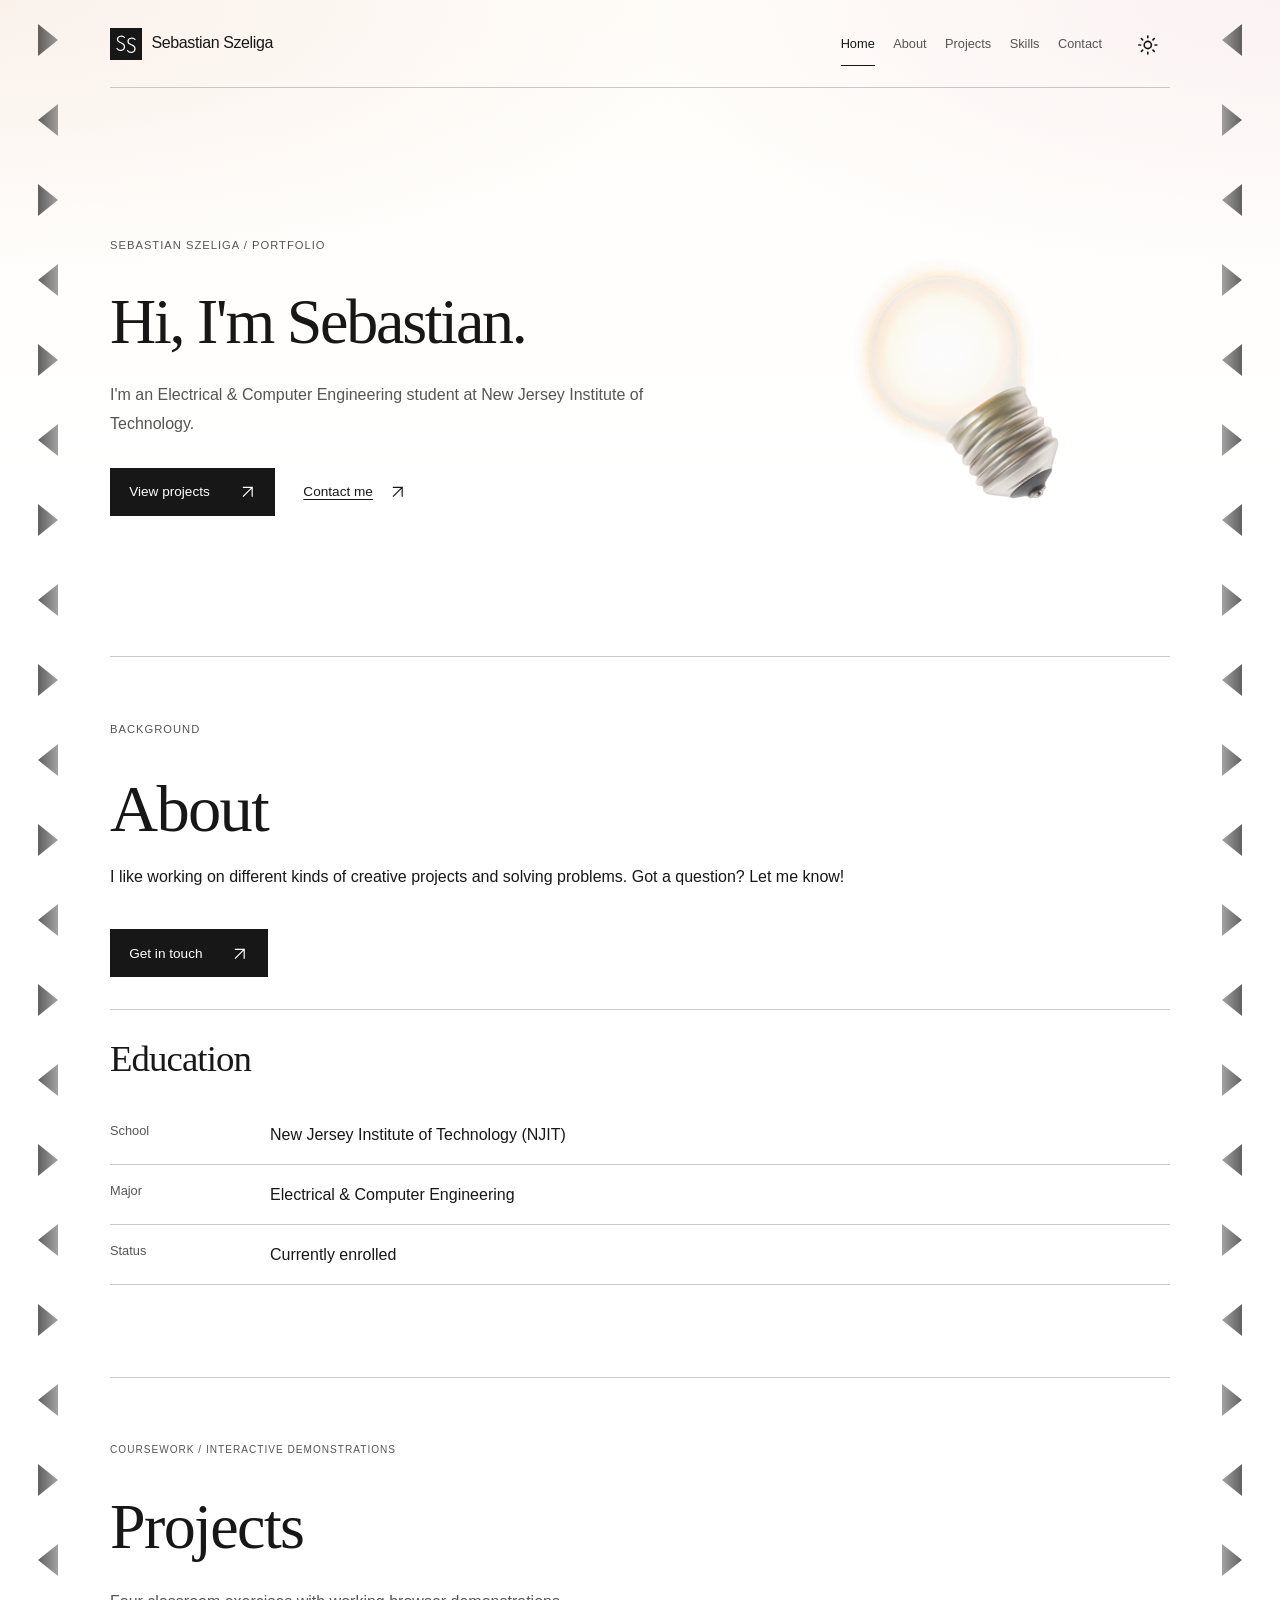
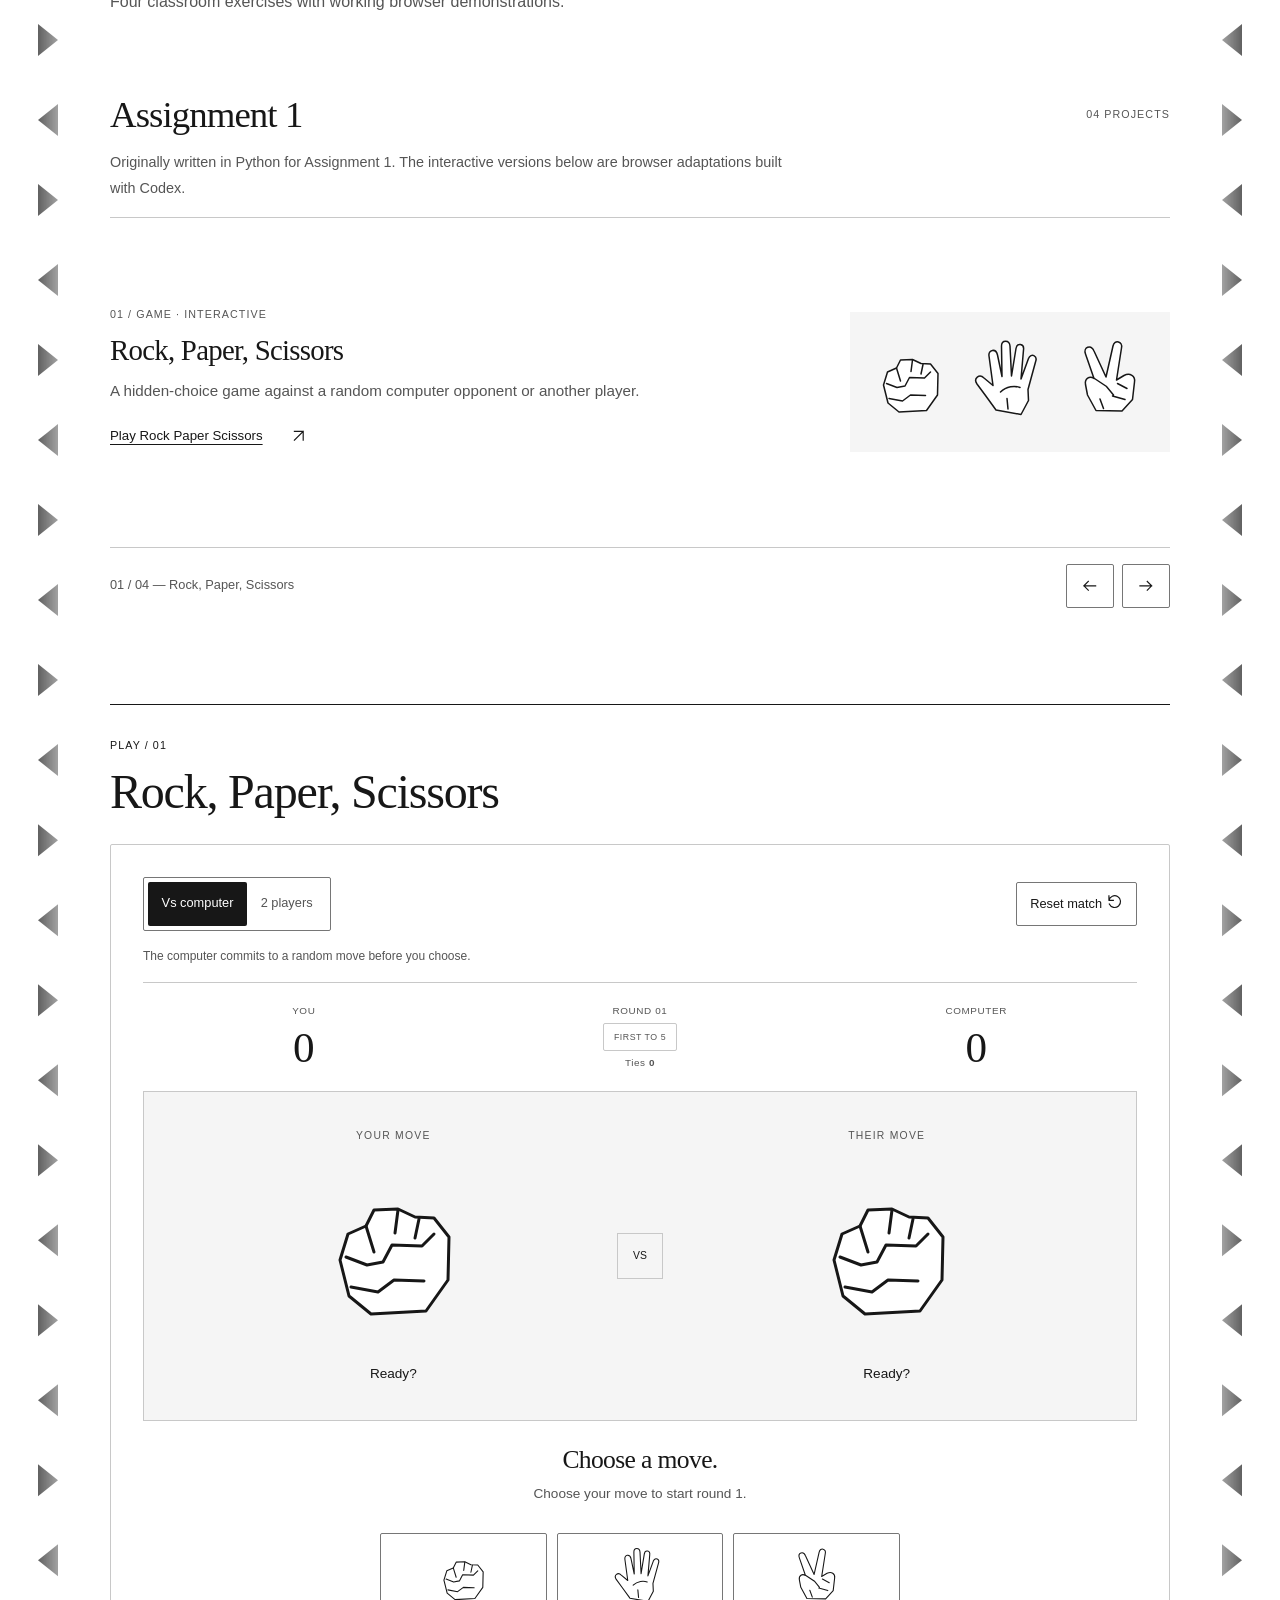
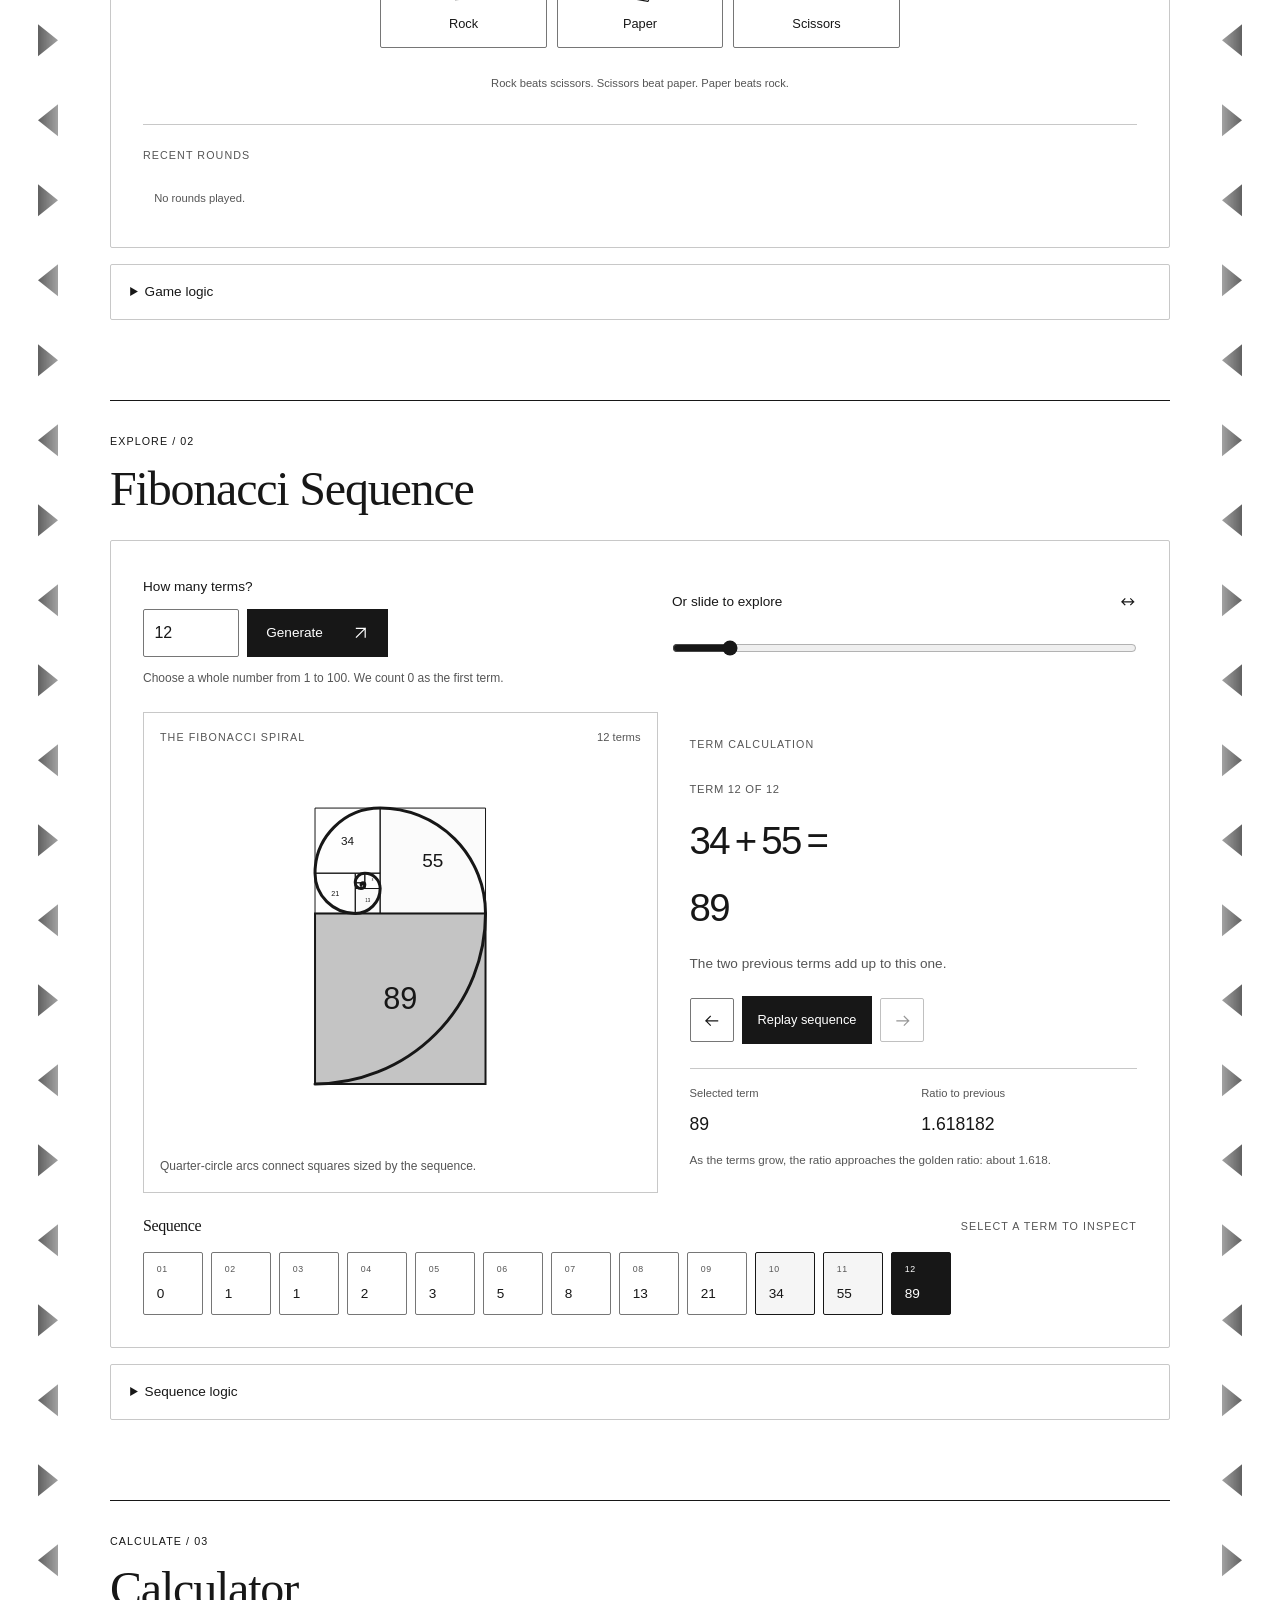
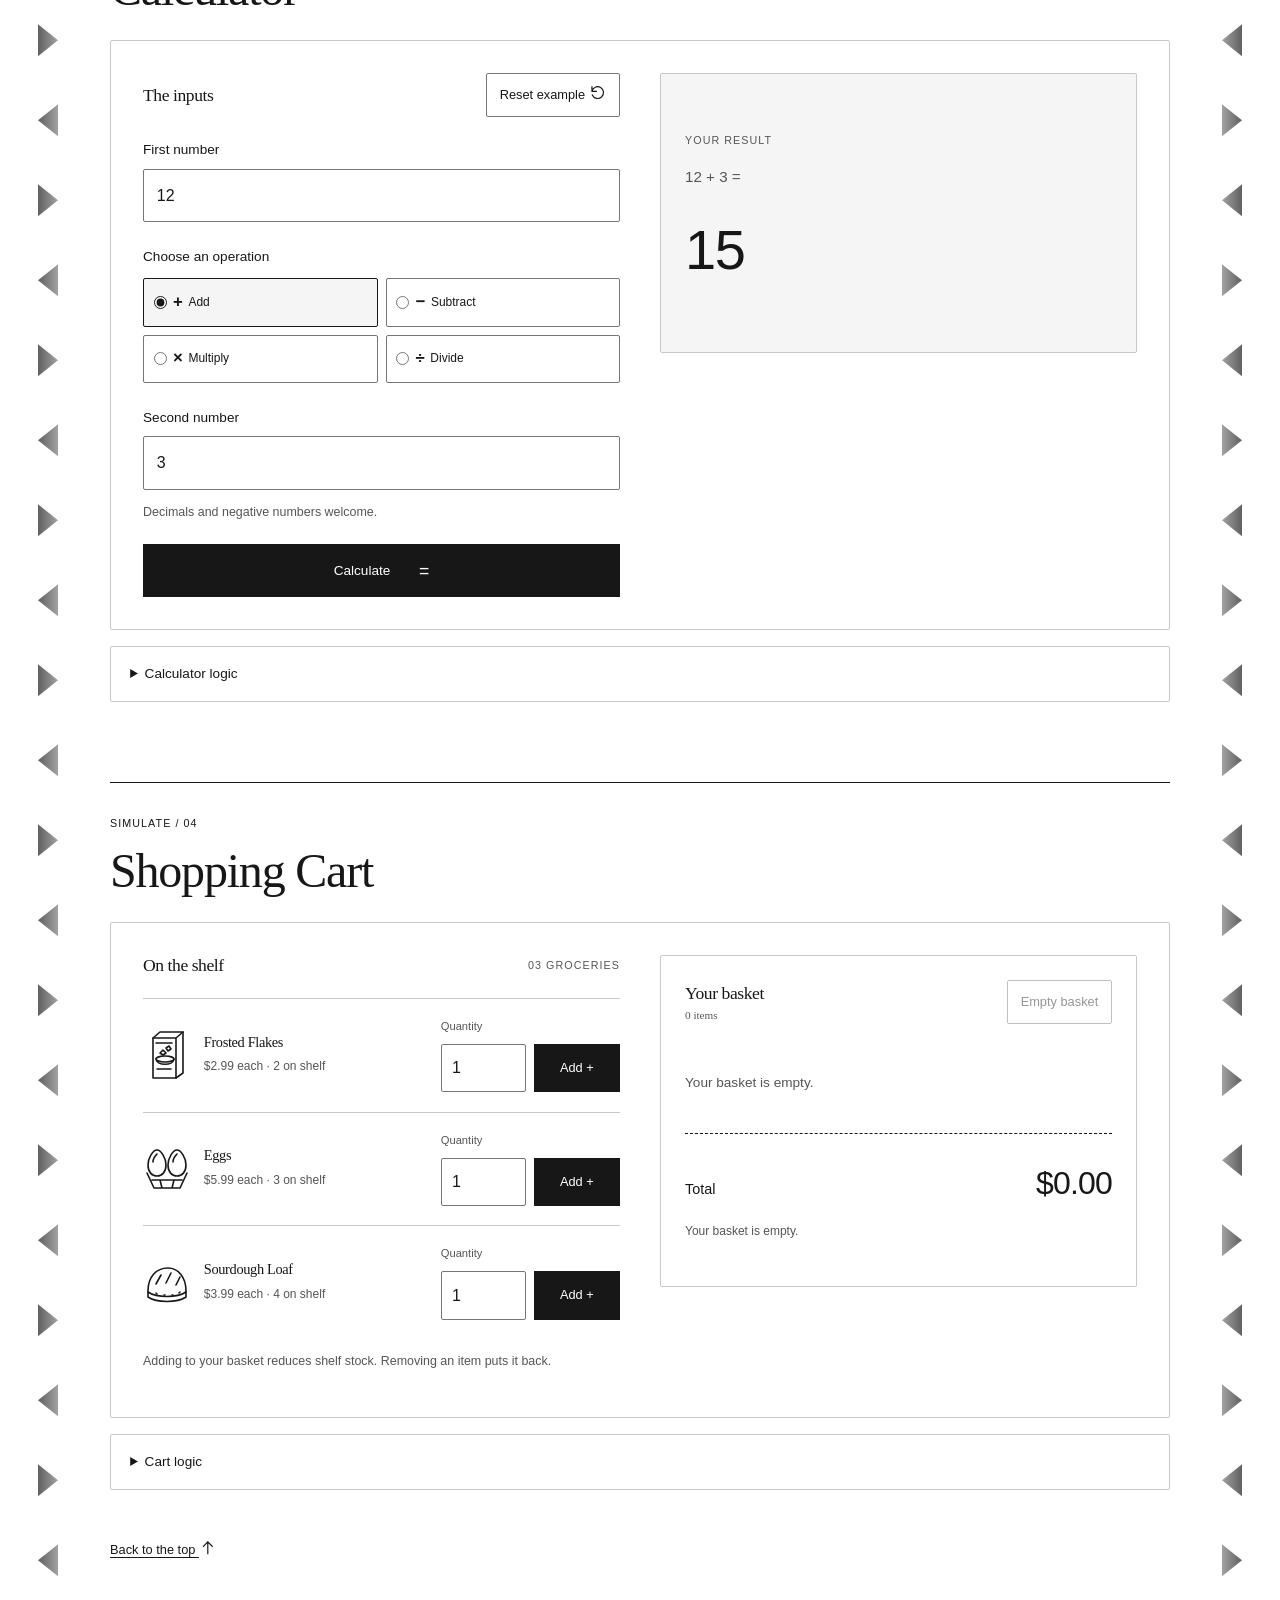
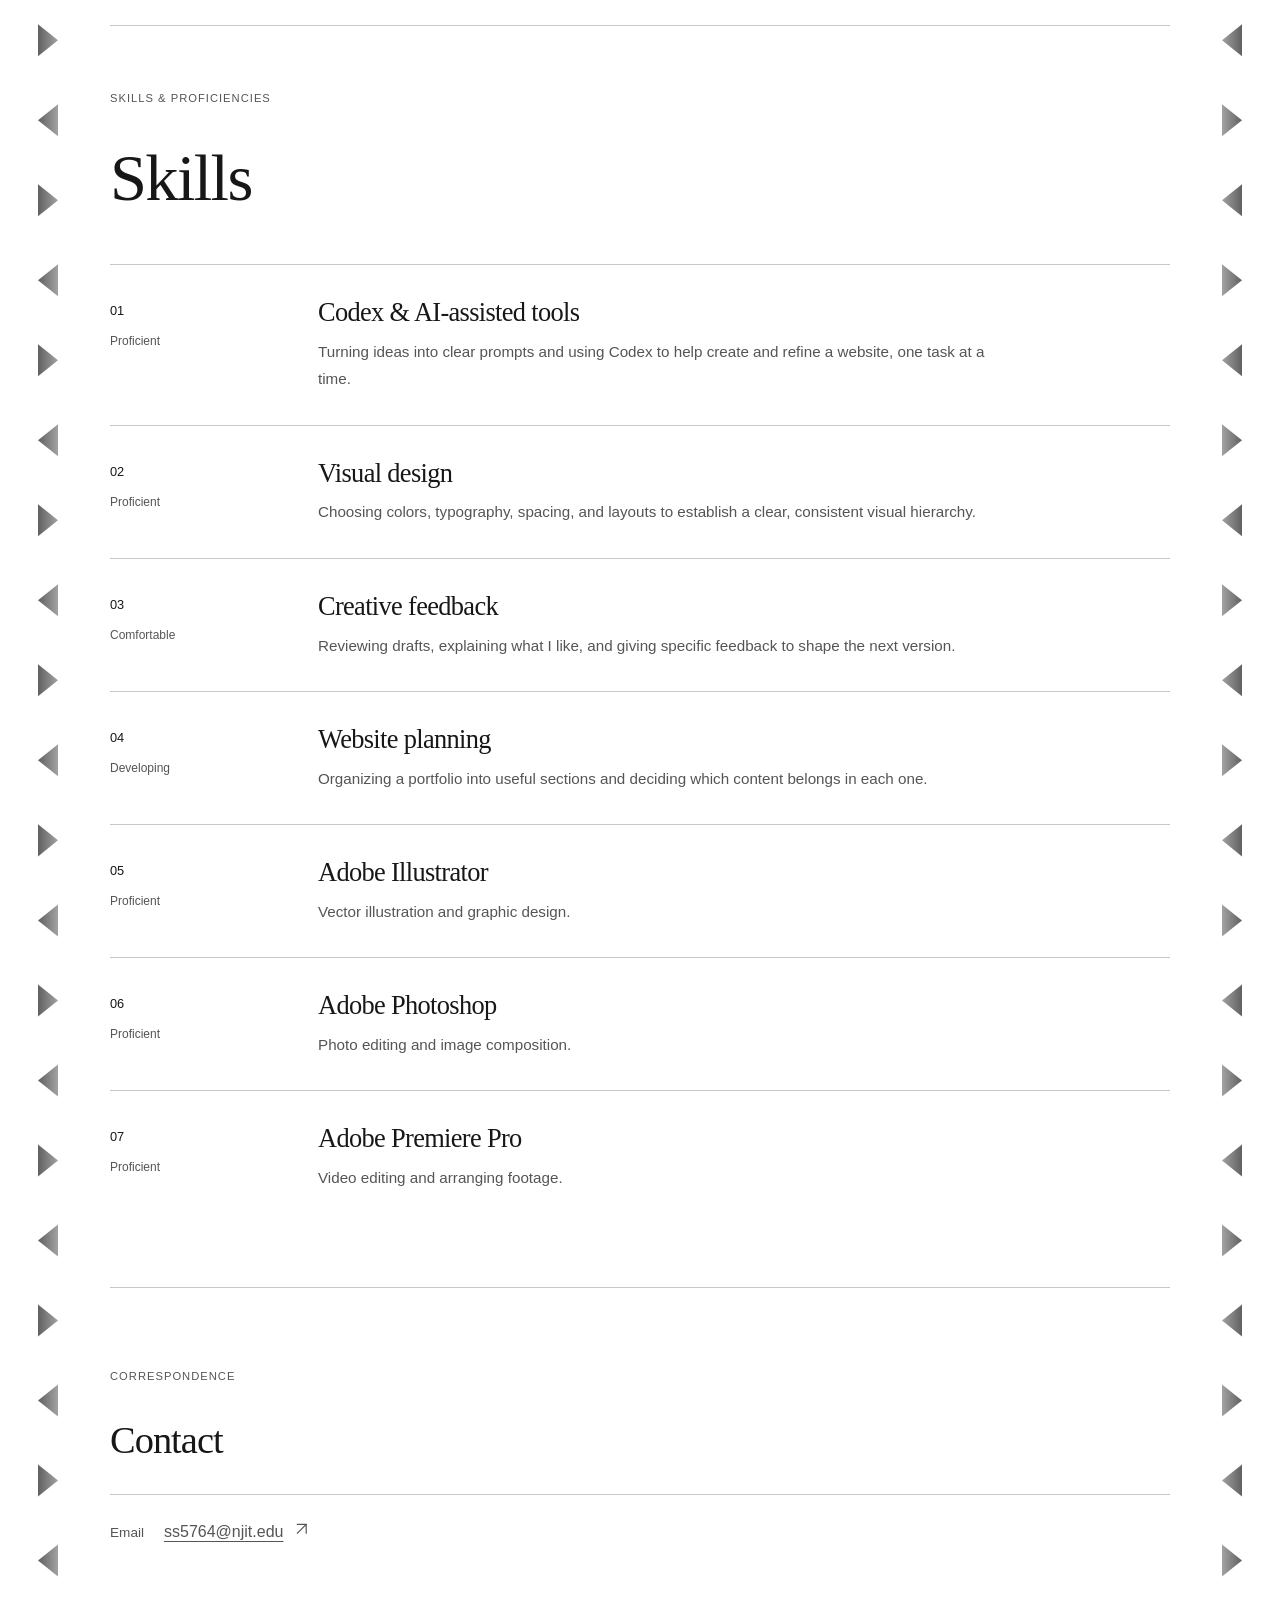
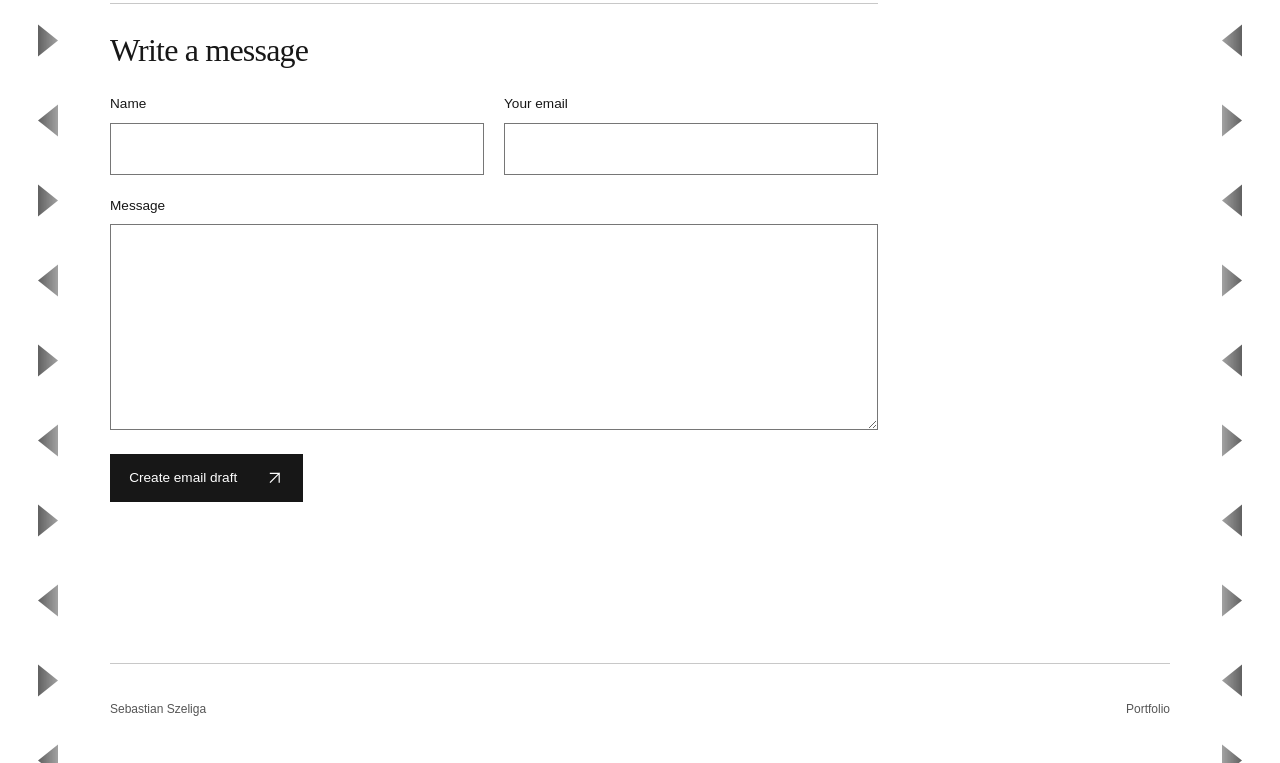
<file: index.html>
<!doctype html>
<html lang="en">
  <head>
    <meta charset="utf-8">
    <meta name="viewport" content="width=device-width, initial-scale=1">
    <meta name="description" content="Meet Sebastian Szeliga, an Electrical &amp; Computer Engineering student enrolled at NJIT. Welcome to my personal portfolio.">
    <meta name="theme-color" content="#ffffff">
    <link rel="icon" href="images/monogram.svg?v=5215a69064c3" type="image/svg+xml">
    <title>Sebastian Szeliga | Electrical &amp; Computer Engineering Student</title>
    <script src="js/theme.js?v=cae71dd46cd4"></script>
    <link rel="stylesheet" href="css/styles.css?v=afd194e6b43c">
    <script src="js/main.js?v=7a2395f9955a" defer></script>
  </head>
  <body id="top">

    <header class="site-header page-width">
      <a class="brand" href="#top" aria-label="Sebastian Szeliga, Home">
        <img class="brand-monogram" src="images/monogram.svg?v=5215a69064c3" alt="" width="32" height="32">
        <span>Sebastian Szeliga</span>
      </a>

      <nav id="site-navigation" class="site-navigation" aria-label="Main navigation">
        <a class="nav-link nav-page-link" href="#home" aria-current="location">Home</a>
        <a class="nav-link nav-page-link" href="#about">About</a>
        <a class="nav-link nav-page-link" href="#projects">Projects</a>
        <a class="nav-link nav-page-link" href="#skills">Skills</a>
        <a class="nav-link nav-page-link" href="#contact">Contact</a>
      </nav>

      <button class="theme-toggle" type="button" aria-label="Dark mode" aria-pressed="false" title="Switch to dark mode" hidden>
        <svg viewBox="0 0 24 24" width="24" height="24" aria-hidden="true" focusable="false">
          <g class="theme-sun">
            <circle cx="12" cy="12" r="4"/>
            <path d="M12 2v2M12 20v2M2 12h2M20 12h2M4.9 4.9l1.4 1.4M17.7 17.7l1.4 1.4M4.9 19.1l1.4-1.4M17.7 6.3l1.4-1.4"/>
          </g>
          <path class="theme-moon" d="M20.8 13A9 9 0 0 1 11 3.2 9 9 0 1 0 20.8 13Z"/>
        </svg>
      </button>
    </header>

    <main id="main" class="page-enter" tabindex="-1">
      <section id="home" data-nav-section class="hero page-width" aria-labelledby="intro-heading" tabindex="-1">
        <div class="hero-copy">
          <p class="eyebrow">Sebastian Szeliga / Portfolio</p>
          <h1 id="intro-heading">Hi, I'm Sebastian.</h1>
          <p class="hero-description">I'm an Electrical &amp; Computer Engineering student at New Jersey Institute of Technology.</p>
          <div class="hero-actions"><a class="button" href="#projects">View projects <svg class="ui-icon" viewBox="0 0 24 24" width="18" height="18" aria-hidden="true" focusable="false"><path d="M6 18 18 6M6 6h12v12"/></svg></a><a class="text-link" href="#contact">Contact me <svg class="ui-icon" viewBox="0 0 24 24" width="18" height="18" aria-hidden="true" focusable="false"><path d="M6 18 18 6M6 6h12v12"/></svg></a></div>
        </div>
        <div class="hero-bulb">
          <img class="home-lightbulb" src="images/home-lightbulb.png?v=96ed87d745ab" alt="Glowing light bulb with a metallic screw base" width="594" height="768" decoding="async">
        </div>
      </section>

      <section id="about" data-nav-section class="portfolio-section about-layout page-width" aria-labelledby="about-heading" tabindex="-1">
        <div class="page-intro" aria-labelledby="about-heading">
          <p class="eyebrow">Background</p>
          <h2 class="section-title" id="about-heading">About</h2>
          <p>I like working on different kinds of creative projects and solving problems. Got a question? Let me know!</p>
          <a class="button" href="#contact">Get in touch <svg class="ui-icon" viewBox="0 0 24 24" width="18" height="18" aria-hidden="true" focusable="false"><path d="M6 18 18 6M6 6h12v12"/></svg></a>
        </div>
        <section id="education" class="education-card" aria-labelledby="education-heading" tabindex="-1">
          <h3 id="education-heading">Education</h3>
          <dl class="education-details">
            <div><dt>School</dt><dd>New Jersey Institute of Technology (NJIT)</dd></div>
            <div><dt>Major</dt><dd>Electrical &amp; Computer Engineering</dd></div>
            <div><dt>Status</dt><dd>Currently enrolled</dd></div>
          </dl>
        </section>
      </section>

      <section id="projects" data-nav-section class="portfolio-section projects-page page-width" aria-labelledby="projects-heading" tabindex="-1">
        <div class="page-intro projects-intro" aria-labelledby="projects-heading">
          <div>
            <p class="eyebrow">Coursework / Interactive demonstrations</p>
            <h2 class="section-title" id="projects-heading">Projects</h2>
            <p class="hero-description">Four classroom exercises with working browser demonstrations.</p>
          </div>
        </div>

        <section class="project-collection project-carousel" aria-labelledby="collection-heading" aria-roledescription="carousel">
          <div class="collection-heading"><h3 id="collection-heading">Assignment 1</h3><span class="small-label">04 PROJECTS</span></div>
          <p class="collection-description">Originally written in Python for Assignment 1. The interactive versions below are browser adaptations built with Codex.</p>
          <div class="project-grid" id="project-slides">
            <article class="project-card">
              <div class="project-thumbnail rps-thumbnail" aria-hidden="true"><img src="images/rock.svg?v=6d24a1eafac3" alt="" width="200" height="200"><img src="images/paper.svg?v=ec9f4b4f1c23" alt="" width="200" height="200"><img src="images/scissors.svg?v=fd5c474994df" alt="" width="200" height="200"></div>
              <div class="project-card-copy"><p class="project-tag">01 / GAME · INTERACTIVE</p><h4 class="project-title">Rock, Paper, Scissors</h4><p>A hidden-choice game against a random computer opponent or another player.</p><a href="#rps-lab">Play Rock Paper Scissors <svg class="ui-icon" viewBox="0 0 24 24" width="18" height="18" aria-hidden="true" focusable="false"><path d="M6 18 18 6M6 6h12v12"/></svg></a></div>
            </article>
            <article class="project-card">
              <img class="project-thumbnail" src="images/fibonacci.svg?v=1f8a6fda425f" alt="A Fibonacci-inspired spiral over a grid of growing squares" width="480" height="240">
              <div class="project-card-copy"><p class="project-tag">02 / MATH · INTERACTIVE</p><h4 class="project-title">Fibonacci Sequence</h4><p>Generate up to 100 exact terms, inspect each calculation, and explore the square spiral.</p><a href="#fib-lab">Explore Fibonacci <svg class="ui-icon" viewBox="0 0 24 24" width="18" height="18" aria-hidden="true" focusable="false"><path d="M6 18 18 6M6 6h12v12"/></svg></a></div>
            </article>
            <article class="project-card">
              <img class="project-thumbnail" src="images/calculator.svg?v=dee3575b29df" alt="An illustrated calculator with the four arithmetic operations" width="480" height="240" loading="lazy">
              <div class="project-card-copy"><p class="project-tag">03 / MATH · INTERACTIVE</p><h4 class="project-title">Calculator</h4><p>Four arithmetic operations with checks for invalid input and results.</p><a href="#calculator-lab">Use calculator <svg class="ui-icon" viewBox="0 0 24 24" width="18" height="18" aria-hidden="true" focusable="false"><path d="M6 18 18 6M6 6h12v12"/></svg></a></div>
            </article>
            <article class="project-card">
              <img class="project-thumbnail" src="images/cart.svg?v=f8fdaa151dd0" alt="An illustrated shopping cart with groceries" width="480" height="240" loading="lazy">
              <div class="project-card-copy"><p class="project-tag">04 / SIMULATION · INTERACTIVE</p><h4 class="project-title">Shopping Cart</h4><p>Track grocery quantities, shelf inventory, and the total cost.</p><a href="#cart-lab">Use shopping cart <svg class="ui-icon" viewBox="0 0 24 24" width="18" height="18" aria-hidden="true" focusable="false"><path d="M6 18 18 6M6 6h12v12"/></svg></a></div>
            </article>
          </div>
          <div class="carousel-controls" hidden>
            <p id="carousel-status" class="carousel-status" role="status" aria-live="polite" aria-atomic="true"></p>
            <div class="carousel-buttons"><button id="project-previous" class="quiet-button" type="button" aria-controls="project-slides" aria-label="Previous project"><svg class="ui-icon" viewBox="0 0 24 24" width="18" height="18" aria-hidden="true" focusable="false"><path d="M20 12H4m6-6-6 6 6 6"/></svg></button><button id="project-next" class="quiet-button" type="button" aria-controls="project-slides" aria-label="Next project"><svg class="ui-icon" viewBox="0 0 24 24" width="18" height="18" aria-hidden="true" focusable="false"><path d="M4 12h16m-6-6 6 6-6 6"/></svg></button></div>
          </div>
        </section>

        <section id="rps-lab" class="project-lab" aria-labelledby="rps-heading" tabindex="-1">
          <div class="lab-heading"><div><p class="project-tag">PLAY / 01</p><h3 id="rps-heading">Rock, Paper, Scissors</h3></div></div>
          <noscript><p class="fallback-note">Enable JavaScript to play the game. Rock beats scissors, scissors beat paper, and paper beats rock.</p></noscript>
          <div id="rps-game" class="rps-game" hidden>
            <div class="game-toolbar"><div class="mode-switch" role="group" aria-label="Game opponent"><button type="button" data-game-mode="computer" aria-pressed="true">Vs computer</button><button type="button" data-game-mode="friend" aria-pressed="false">2 players</button></div><button id="reset-game" class="quiet-button" type="button">Reset match <svg class="ui-icon" viewBox="0 0 24 24" width="18" height="18" aria-hidden="true" focusable="false"><path d="M4 4v6h6M4 10a8 8 0 1 1 .5 5"/></svg></button></div>
            <div class="game-settings"><p id="game-mode-note">The computer commits to a random move before you choose.</p></div>
            <div class="scoreboard" aria-label="Match score"><div><span id="player-one-label">YOU</span><strong id="player-one-score">0</strong></div><div class="scoreboard-center"><span id="round-label">ROUND 01</span><span class="scoreboard-divider">FIRST TO 5</span><span>Ties <b id="tie-score">0</b></span></div><div><span id="player-two-label">COMPUTER</span><strong id="player-two-score">0</strong></div></div>
            <div class="arena" id="game-arena">

              <div class="arena-hand"><span id="left-hand-label">YOUR MOVE</span><img id="left-hand" src="images/rock.svg?v=6d24a1eafac3" alt="" width="200" height="200"><strong id="left-choice">Ready?</strong></div>
              <span class="versus" aria-hidden="true">VS</span>
              <div class="arena-hand"><span id="right-hand-label">THEIR MOVE</span><img id="right-hand" src="images/rock.svg?v=6d24a1eafac3" alt="" width="200" height="200"><strong id="right-choice">Ready.</strong></div>
            </div>
            <div id="handoff-screen" class="handoff-screen" hidden><h4>Player 2</h4><p>Player 1's move is locked in.<br>Pass the device to Player 2 without looking back.</p><button id="handoff-ready" class="button" type="button">I'm Player 2. Let's go.</button></div>
            <div class="game-announcement" role="status" aria-live="polite" aria-atomic="true"><h4 id="game-result">Choose a move.</h4><p id="game-instruction">Choose your move to start round 1.</p></div>
            <div id="move-controls" class="move-controls" role="group" aria-label="Choose your move"><button type="button" data-move="rock"><img src="images/rock.svg?v=6d24a1eafac3" alt="" width="200" height="200"><span>Rock</span></button><button type="button" data-move="paper"><img src="images/paper.svg?v=ec9f4b4f1c23" alt="" width="200" height="200"><span>Paper</span></button><button type="button" data-move="scissors"><img src="images/scissors.svg?v=fd5c474994df" alt="" width="200" height="200"><span>Scissors</span></button></div>
            <div class="round-actions"><p>Rock beats scissors. Scissors beat paper. Paper beats rock.</p><button id="next-round" class="button" type="button" hidden>Next round <svg class="ui-icon" viewBox="0 0 24 24" width="18" height="18" aria-hidden="true" focusable="false"><path d="M6 18 18 6M6 6h12v12"/></svg></button></div>
            <div class="round-history"><span class="small-label">RECENT ROUNDS</span><ol id="round-history"><li>No rounds played.</li></ol></div>
          </div>
          <details class="logic-notes"><summary>Game logic</summary><p>The original uses hidden Player 1 input, validates both choices, compares the three winning combinations, and asks to play again. This adaptation keeps that logic and adds a score, animation, and an optional computer opponent. Two-player mode is pass-and-play on one device; the handoff screen keeps the first choice off-screen.</p><p>The computer chooses rock, paper, or scissors at random before you choose. Each round is independent; previous moves do not affect its choice.</p></details>
        </section>

        <section id="fib-lab" class="project-lab" aria-labelledby="fib-heading" tabindex="-1">
          <div class="lab-heading"><div><p class="project-tag">EXPLORE / 02</p><h3 id="fib-heading">Fibonacci Sequence</h3></div></div>
          <noscript><p class="fallback-note">Enable JavaScript to explore the sequence. It starts 0, 1, 1, 2, 3, 5, 8, 13. Each new term is the sum of the previous two.</p></noscript>
          <div id="fib-explorer" class="fib-explorer" hidden>
            <div class="fib-controls"><form id="fib-form" novalidate><label for="fib-count">How many terms?</label><div class="fib-input-row"><input id="fib-count" type="number" min="1" max="100" step="1" value="12" required aria-describedby="fib-help fib-error"><button class="button" type="submit">Generate <svg class="ui-icon" viewBox="0 0 24 24" width="18" height="18" aria-hidden="true" focusable="false"><path d="M6 18 18 6M6 6h12v12"/></svg></button></div><p id="fib-help">Choose a whole number from 1 to 100. We count 0 as the first term.</p><p id="fib-error" class="input-error" role="alert"></p></form><label class="range-label" for="fib-range"><span class="range-caption">Or slide to explore <svg class="ui-icon" viewBox="0 0 24 24" width="18" height="18" aria-hidden="true" focusable="false"><path d="M4 12h16M8 8l-4 4 4 4m8-8 4 4-4 4"/></svg></span><input id="fib-range" type="range" min="1" max="100" value="12"></label></div>
            <div class="fib-workspace"><div class="fib-visual"><div class="visual-topline"><span class="small-label">THE FIBONACCI SPIRAL</span><span id="spiral-caption">12 terms</span></div><svg id="fib-spiral" viewBox="-10 -10 120 120" role="img" aria-labelledby="spiral-title spiral-description"><title id="spiral-title">Fibonacci square spiral</title><desc id="spiral-description">Squares sized by consecutive Fibonacci numbers, with a quarter-circle arc in each square.</desc><g id="fib-squares"></g><path id="fib-curve" d="M0 0"/></svg><p id="spiral-note">Each square grows from the two before it.</p></div><div class="fib-step-panel"><span class="small-label">TERM CALCULATION</span><p id="fib-step-label">TERM 12 OF 12</p><div id="fib-equation" class="fib-equation"></div><p id="fib-explanation">Add the two previous terms to get the next.</p><div class="step-controls"><button id="fib-back" class="quiet-button" type="button" aria-label="Previous Fibonacci term"><svg class="ui-icon" viewBox="0 0 24 24" width="18" height="18" aria-hidden="true" focusable="false"><path d="M20 12H4m6-6-6 6 6 6"/></svg></button><button id="fib-play" class="button" type="button">Replay sequence</button><button id="fib-next" class="quiet-button" type="button" aria-label="Next Fibonacci term"><svg class="ui-icon" viewBox="0 0 24 24" width="18" height="18" aria-hidden="true" focusable="false"><path d="M4 12h16m-6-6 6 6-6 6"/></svg></button></div><dl class="fib-stats"><div><dt>Selected term</dt><dd id="fib-selected">89</dd></div><div><dt>Ratio to previous</dt><dd id="fib-ratio">1.618182</dd></div></dl><p class="ratio-note">As the terms grow, the ratio approaches the golden ratio: about 1.618.</p></div></div>
            <div class="sequence-heading"><h4>Sequence</h4><span class="small-label">SELECT A TERM TO INSPECT</span></div><div id="fib-sequence" class="fib-sequence" role="group" aria-label="Fibonacci terms"></div><p id="fib-status" class="visually-hidden" role="status" aria-atomic="true"></p>
          </div>
          <details class="logic-notes"><summary>Sequence logic</summary><p>The notebook starts with [0, 1], then appends the sum of the last two numbers until it reaches the requested length. Its special cases return 0 for one term and [0, 1] for two. Here, whole-number input is checked before generating; BigInt keeps even the 100th term exact.</p><pre><code>seq = [0, 1]
  for i in range(2, n):
      seq.append(seq[i - 1] + seq[i - 2])</code></pre><p>The spiral uses quarter-circle arcs in Fibonacci-sized squares. For long sequences, the drawing shows the first 12 terms so the smaller squares remain readable; every generated value is still available below it.</p></details>
        </section>
        <section id="calculator-lab" class="project-lab" aria-labelledby="calculator-heading" tabindex="-1">
          <div class="lab-heading"><div><p class="project-tag">CALCULATE / 03</p><h3 id="calculator-heading">Calculator</h3></div></div>
          <noscript><p class="fallback-note">Enable JavaScript to use the calculator. It supports addition, subtraction, multiplication, and division.</p></noscript>
          <div id="calculator-demo" class="utility-demo calculator-layout" hidden>
            <form id="calculator-form" class="calculator-form" novalidate>
              <div class="utility-toolbar"><h4>The inputs</h4><button id="calculator-reset" class="quiet-button" type="button">Reset example <svg class="ui-icon" viewBox="0 0 24 24" width="18" height="18" aria-hidden="true" focusable="false"><path d="M4 4v6h6M4 10a8 8 0 1 1 .5 5"/></svg></button></div>
              <label for="calculator-first">First number</label><input id="calculator-first" type="number" step="any" value="12" required aria-describedby="calculator-help calculator-error">
              <fieldset class="operation-options"><legend>Choose an operation</legend><label><input type="radio" name="operation" value="+" checked><span><b aria-hidden="true">+</b> Add</span></label><label><input type="radio" name="operation" value="-"><span><b aria-hidden="true">−</b> Subtract</span></label><label><input type="radio" name="operation" value="*"><span><b aria-hidden="true">×</b> Multiply</span></label><label><input type="radio" name="operation" value="/"><span><b aria-hidden="true">÷</b> Divide</span></label></fieldset>
              <label for="calculator-second">Second number</label><input id="calculator-second" type="number" step="any" value="3" required aria-describedby="calculator-help calculator-error">
              <p id="calculator-help" class="utility-help">Decimals and negative numbers welcome.</p><p id="calculator-error" class="input-error" role="alert"></p>
              <button class="button" type="submit">Calculate <span aria-hidden="true">=</span></button>
            </form>
            <div class="calculator-results"><div class="calculator-display" role="status" aria-atomic="true"><span class="small-label">YOUR RESULT</span><p id="calculator-expression">12 + 3 =</p><strong id="calculator-result">15</strong></div></div>
          </div>
          <details class="logic-notes"><summary>Calculator logic</summary><p>The original calculator takes two numbers and selects addition, subtraction, multiplication, or division with conditionals. This version follows the same rule, checks for missing or invalid numbers, and stops division by zero.</p><p>Results are displayed to 12 significant digits. Very large or very small values use scientific notation.</p></details>
        </section>

        <section id="cart-lab" class="project-lab" aria-labelledby="cart-heading" tabindex="-1">
          <div class="lab-heading"><div><p class="project-tag">SIMULATE / 04</p><h3 id="cart-heading">Shopping Cart</h3></div></div>
          <noscript><p class="fallback-note">Enable JavaScript to try the shopping cart. The assignment's shelf has Frosted Flakes ($2.99, 2 available), eggs ($5.99, 3 available), and sourdough ($3.99, 4 available).</p></noscript>
          <div id="cart-demo" class="utility-demo cart-layout" hidden>
            <div class="store-shelf"><div class="utility-toolbar"><h4>On the shelf</h4><span class="small-label">03 GROCERIES</span></div><div id="shelf-items"></div><p class="utility-help">Adding to your basket reduces shelf stock. Removing an item puts it back.</p></div>
            <div class="basket-panel"><div class="utility-toolbar"><h4>Your basket <span id="cart-item-count">0 items</span></h4><button id="cart-clear" class="quiet-button" type="button" disabled>Empty basket</button></div><p id="cart-empty" class="basket-empty">Your basket is empty.</p><ul id="cart-lines" class="cart-lines" aria-label="Items in your basket"></ul><div class="basket-total"><span>Total</span><strong id="cart-total">$0.00</strong></div><p id="cart-status" class="cart-status" role="status" aria-atomic="true">Your basket is empty.</p></div>
          </div>
          <details class="logic-notes"><summary>Cart logic</summary><p>The original notebook stores a shelf of three groceries and a cart of item quantities. This adaptation keeps the original prices and stock: 2 boxes of Frosted Flakes at $2.99, 3 cartons of eggs at $5.99, and 4 sourdough loaves at $3.99. Add a whole-number quantity, use the basket's plus and minus controls, or remove a line. Empty basket returns everything to the shelf.</p><p>Totals use whole cents to avoid rounding drift. The basket stays in this page's memory and starts empty when you reload.</p></details>
        </section>
        <p class="project-endnote"><a href="#top">Back to the top <svg class="ui-icon" viewBox="0 0 24 24" width="18" height="18" aria-hidden="true" focusable="false"><path d="M12 20V4m-6 6 6-6 6 6"/></svg></a></p>
      </section>

      <section id="skills" data-nav-section class="portfolio-section skills-section page-width" aria-labelledby="skills-heading" tabindex="-1">
        <div class="skills-intro">
          <p class="eyebrow">Skills &amp; proficiencies</p>
          <h2 class="section-title" id="skills-heading">Skills</h2>

        </div>
        <ul class="skills-grid">
          <li class="skill-card">
            <div class="skill-card-top"><span class="skill-number" aria-hidden="true">01</span><span class="skill-level">Proficient</span></div>
            <h3>Codex &amp; AI-assisted tools</h3>
            <p>Turning ideas into clear prompts and using Codex to help create and refine a website, one task at a time.</p>
          </li>
          <li class="skill-card">
            <div class="skill-card-top"><span class="skill-number" aria-hidden="true">02</span><span class="skill-level">Proficient</span></div>
            <h3>Visual design</h3>
            <p>Choosing colors, typography, spacing, and layouts to establish a clear, consistent visual hierarchy.</p>
          </li>
          <li class="skill-card">
            <div class="skill-card-top"><span class="skill-number" aria-hidden="true">03</span><span class="skill-level">Comfortable</span></div>
            <h3>Creative feedback</h3>
            <p>Reviewing drafts, explaining what I like, and giving specific feedback to shape the next version.</p>
          </li>
          <li class="skill-card">
            <div class="skill-card-top"><span class="skill-number" aria-hidden="true">04</span><span class="skill-level">Developing</span></div>
            <h3>Website planning</h3>
            <p>Organizing a portfolio into useful sections and deciding which content belongs in each one.</p>
          </li>
          <li class="skill-card">
            <div class="skill-card-top"><span class="skill-number" aria-hidden="true">05</span><span class="skill-level">Proficient</span></div>
            <h3>Adobe Illustrator</h3>
            <p>Vector illustration and graphic design.</p>
          </li>
          <li class="skill-card">
            <div class="skill-card-top"><span class="skill-number" aria-hidden="true">06</span><span class="skill-level">Proficient</span></div>
            <h3>Adobe Photoshop</h3>
            <p>Photo editing and image composition.</p>
          </li>
          <li class="skill-card">
            <div class="skill-card-top"><span class="skill-number" aria-hidden="true">07</span><span class="skill-level">Proficient</span></div>
            <h3>Adobe Premiere Pro</h3>
            <p>Video editing and arranging footage.</p>
          </li>
        </ul>
      </section>

      <section id="contact" data-nav-section class="portfolio-section contact-layout page-width" aria-labelledby="contact-heading" tabindex="-1">
        <div class="contact-intro">
          <p class="eyebrow">Correspondence</p>
          <h2 class="section-title" id="contact-heading">Contact</h2>
        </div>

        <div class="contact-card">
          <h3>Email</h3>
          <a class="contact-email" href="mailto:ss5764@njit.edu">ss5764@njit.edu <svg class="ui-icon" viewBox="0 0 24 24" width="18" height="18" aria-hidden="true" focusable="false"><path d="M6 18 18 6M6 6h12v12"/></svg></a>
        </div>

        <form id="contact-form" class="contact-form" aria-labelledby="contact-form-heading" novalidate>
          <h3 id="contact-form-heading">Write a message</h3>
          <div class="contact-fields">
            <div class="contact-field"><label for="contact-name">Name</label><input id="contact-name" name="name" autocomplete="name" maxlength="80" required aria-describedby="contact-name-error"><p id="contact-name-error" class="input-error"></p></div>
            <div class="contact-field"><label for="contact-email">Your email</label><input id="contact-email" name="email" type="email" autocomplete="email" maxlength="254" required aria-describedby="contact-email-error"><p id="contact-email-error" class="input-error"></p></div>
            <div class="contact-field contact-message-field"><label for="contact-message">Message</label><textarea id="contact-message" name="message" rows="7" maxlength="4000" required aria-describedby="contact-message-error"></textarea><p id="contact-message-error" class="input-error"></p></div>
          </div>
          <div class="contact-actions"><button id="prepare-email" class="button" type="submit" disabled>Create email draft <svg class="ui-icon" viewBox="0 0 24 24" width="18" height="18" aria-hidden="true" focusable="false"><path d="M6 18 18 6M6 6h12v12"/></svg></button><a id="contact-draft-link" class="text-link" hidden>Open email draft <svg class="ui-icon" viewBox="0 0 24 24" width="18" height="18" aria-hidden="true" focusable="false"><path d="M6 18 18 6M6 6h12v12"/></svg></a></div>
          <p id="contact-form-status" class="contact-form-status" role="status" aria-live="polite"></p>
        </form>
      </section>
    </main>

    <footer class="site-footer page-width">
      <p>Sebastian Szeliga</p>
      <p>Portfolio</p>
    </footer>
  </body>
</html>
</file>
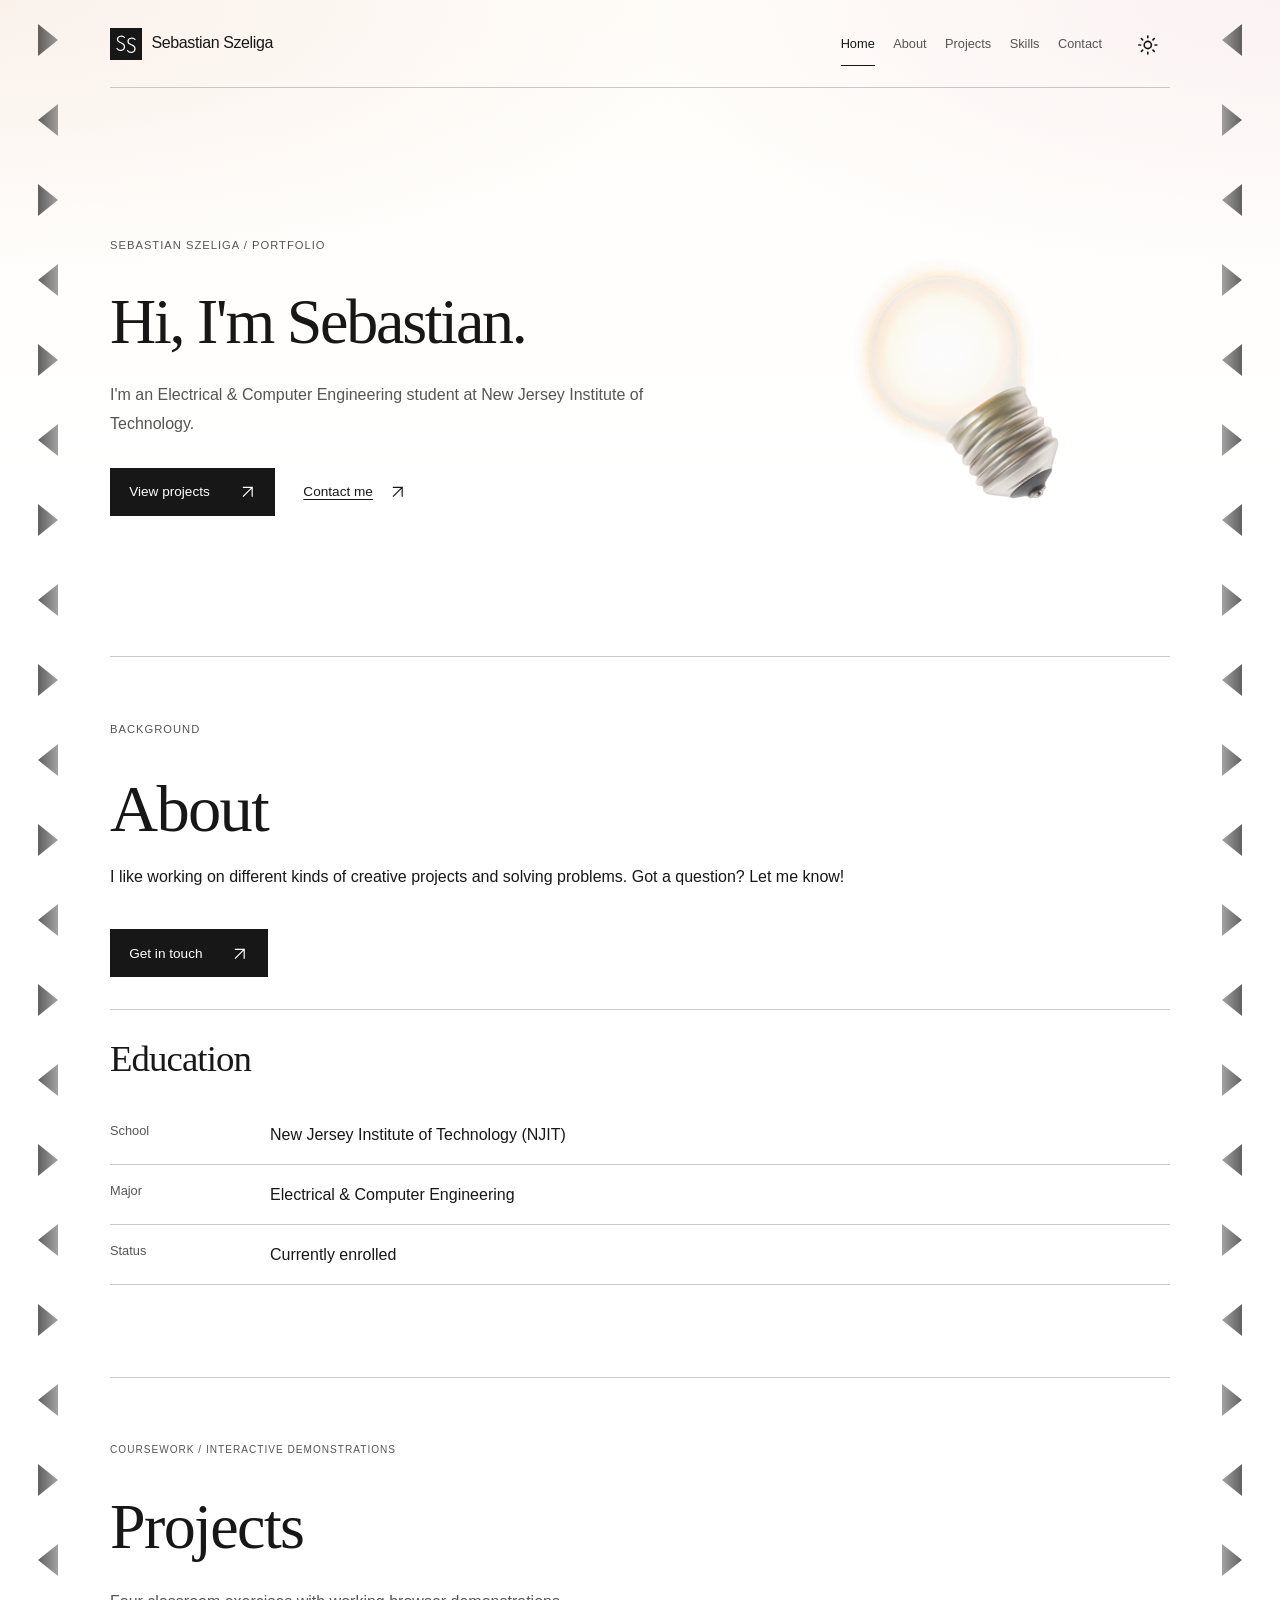
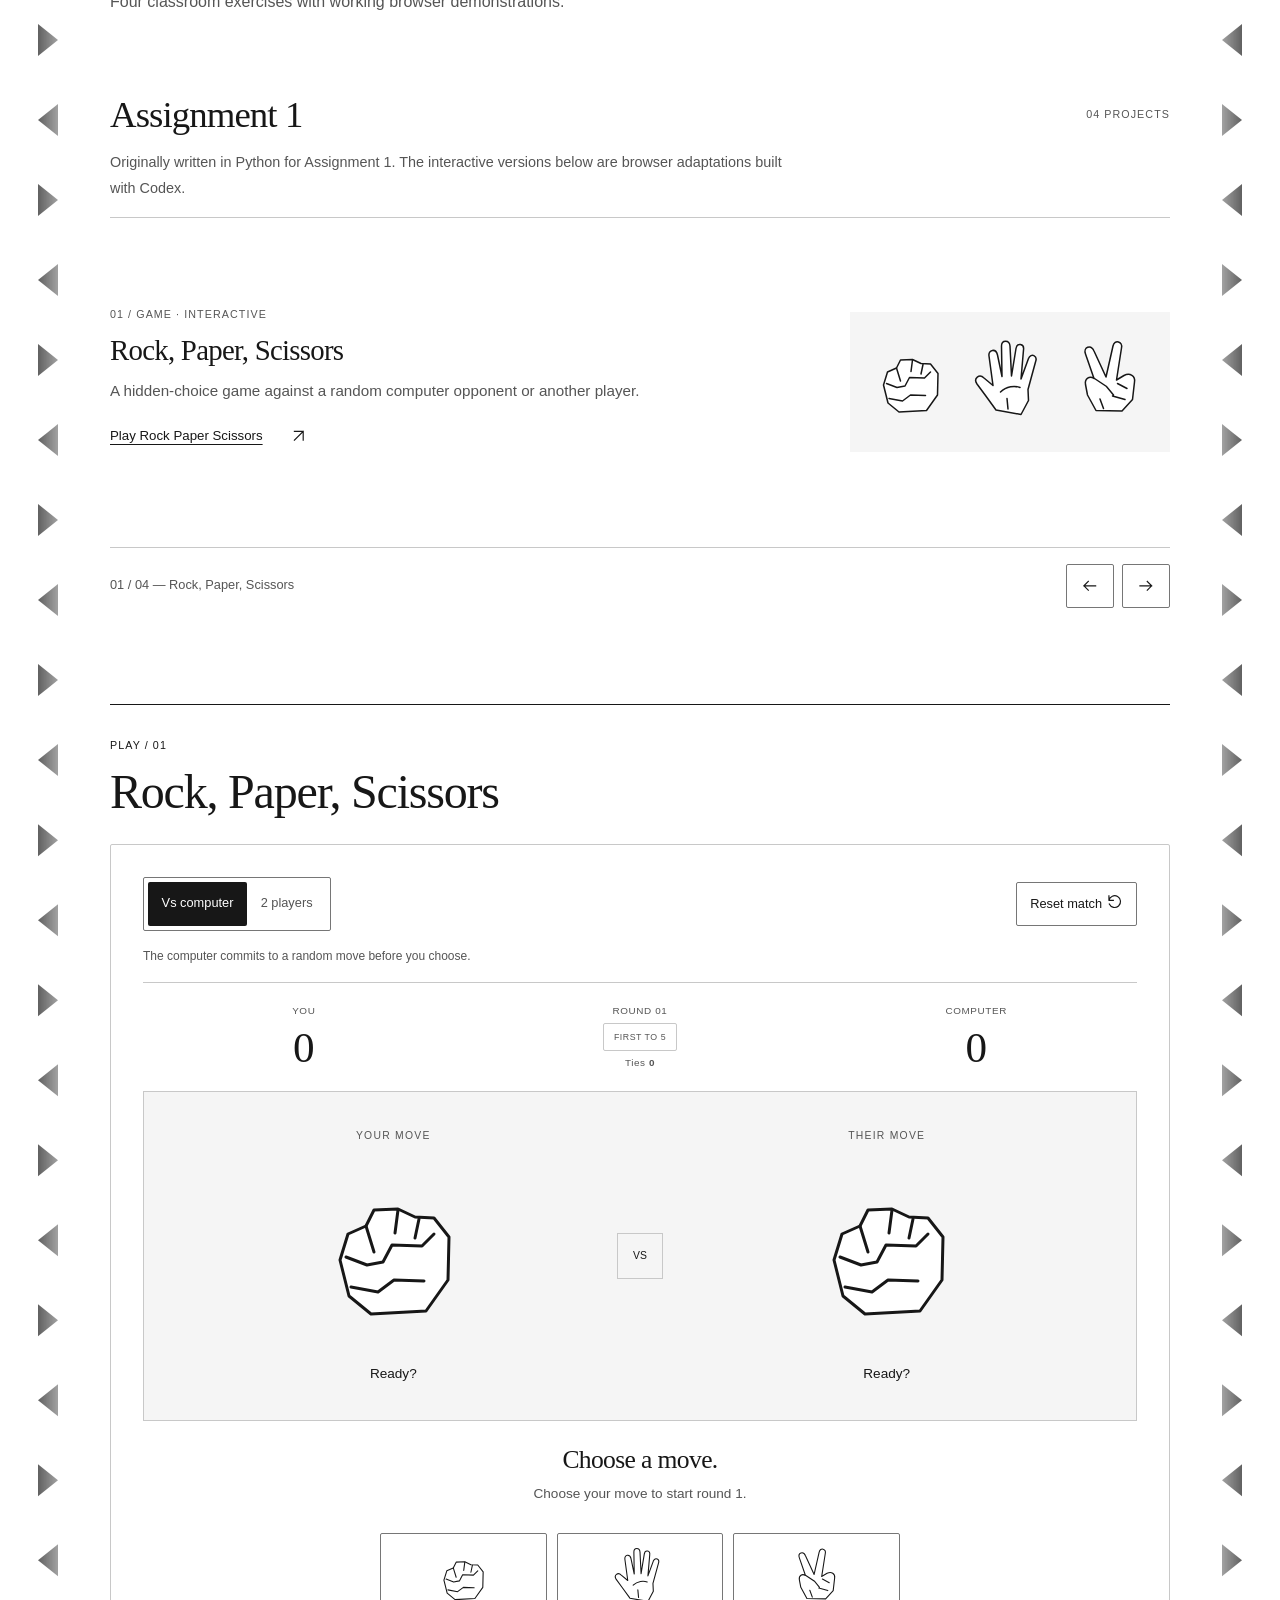
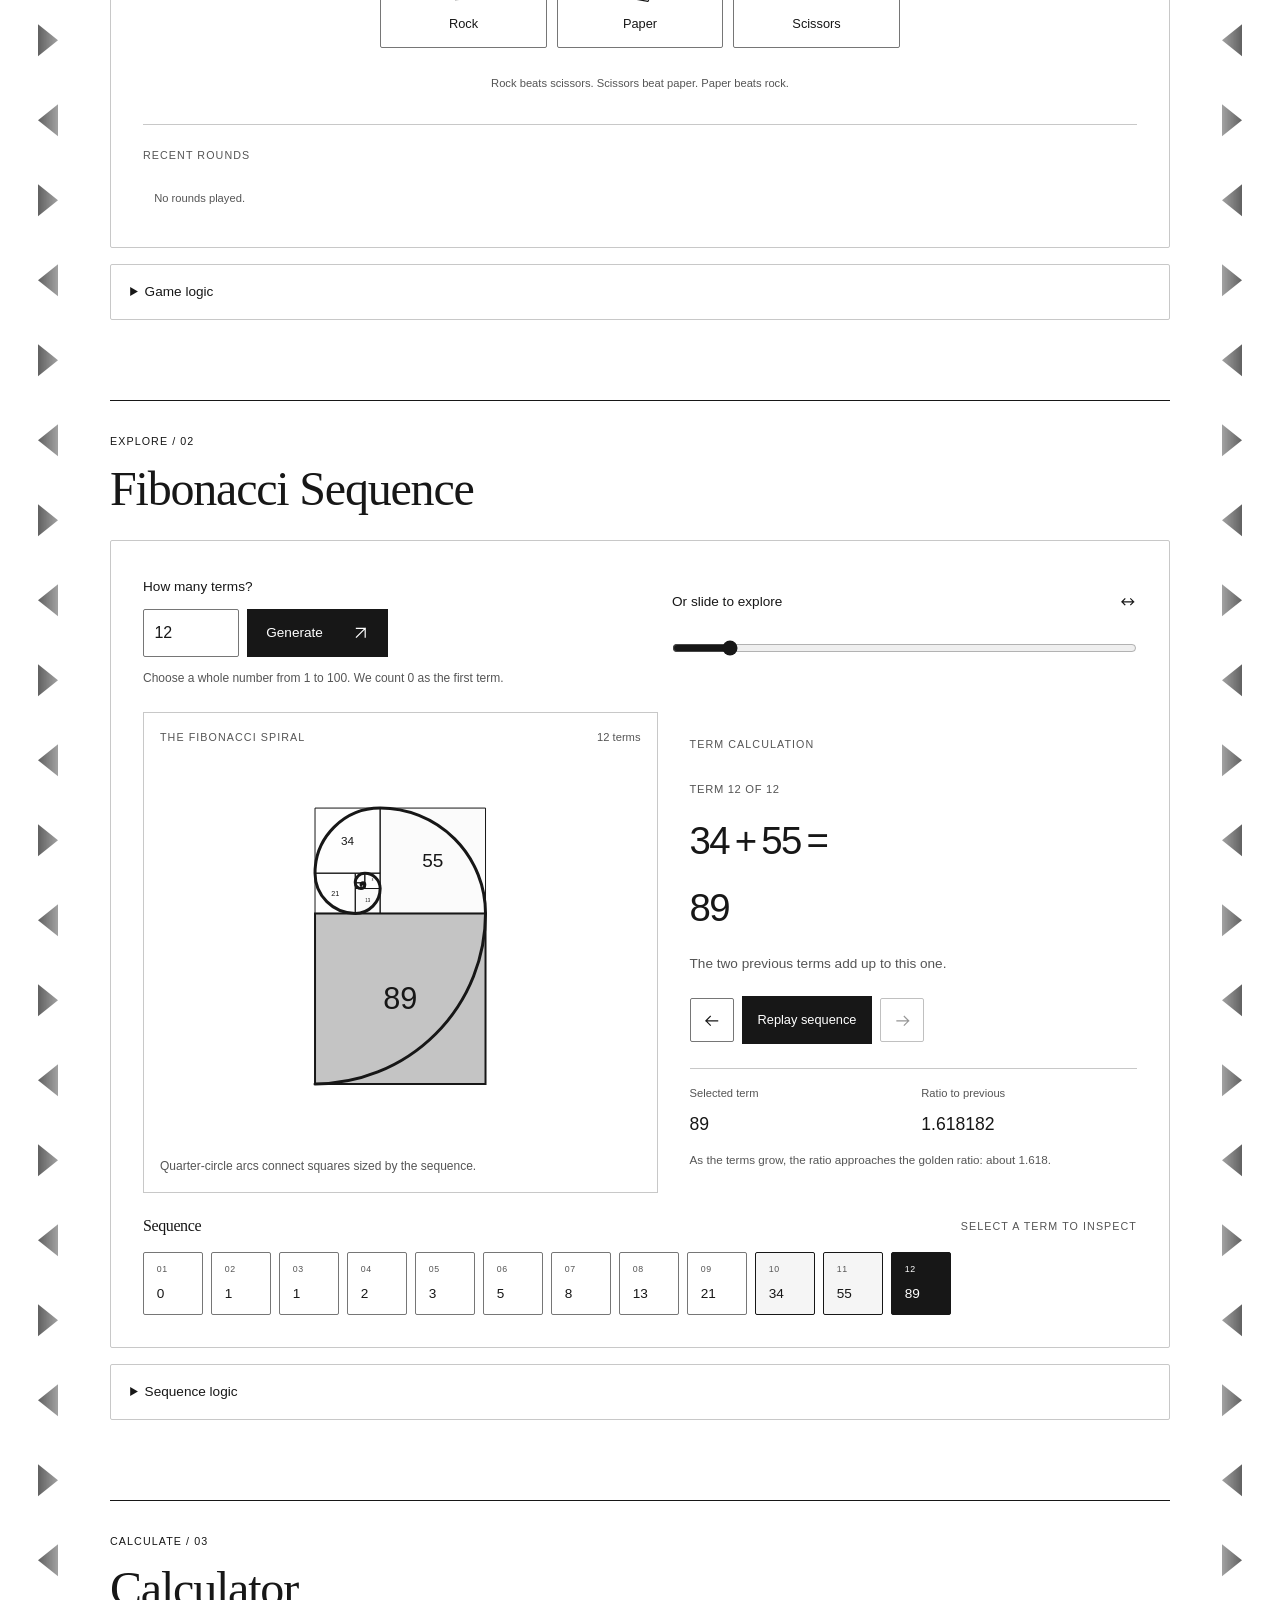
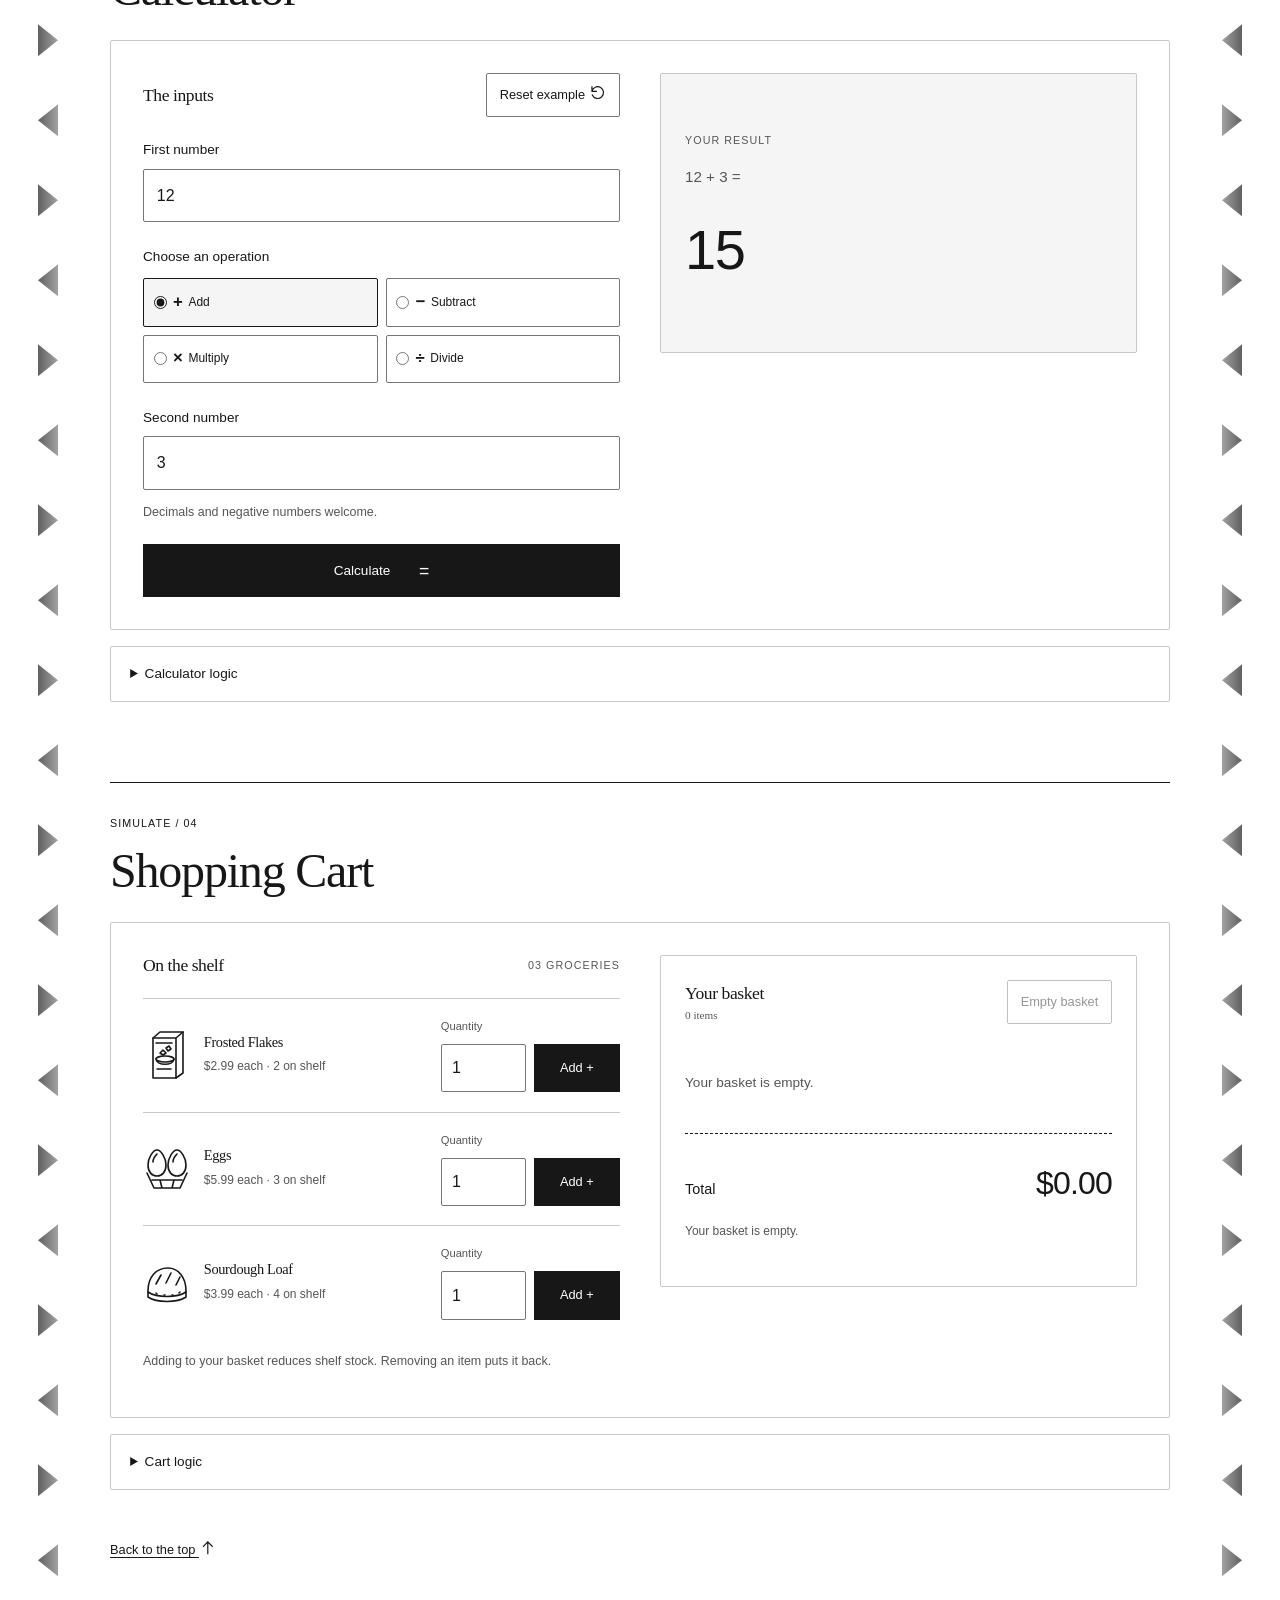
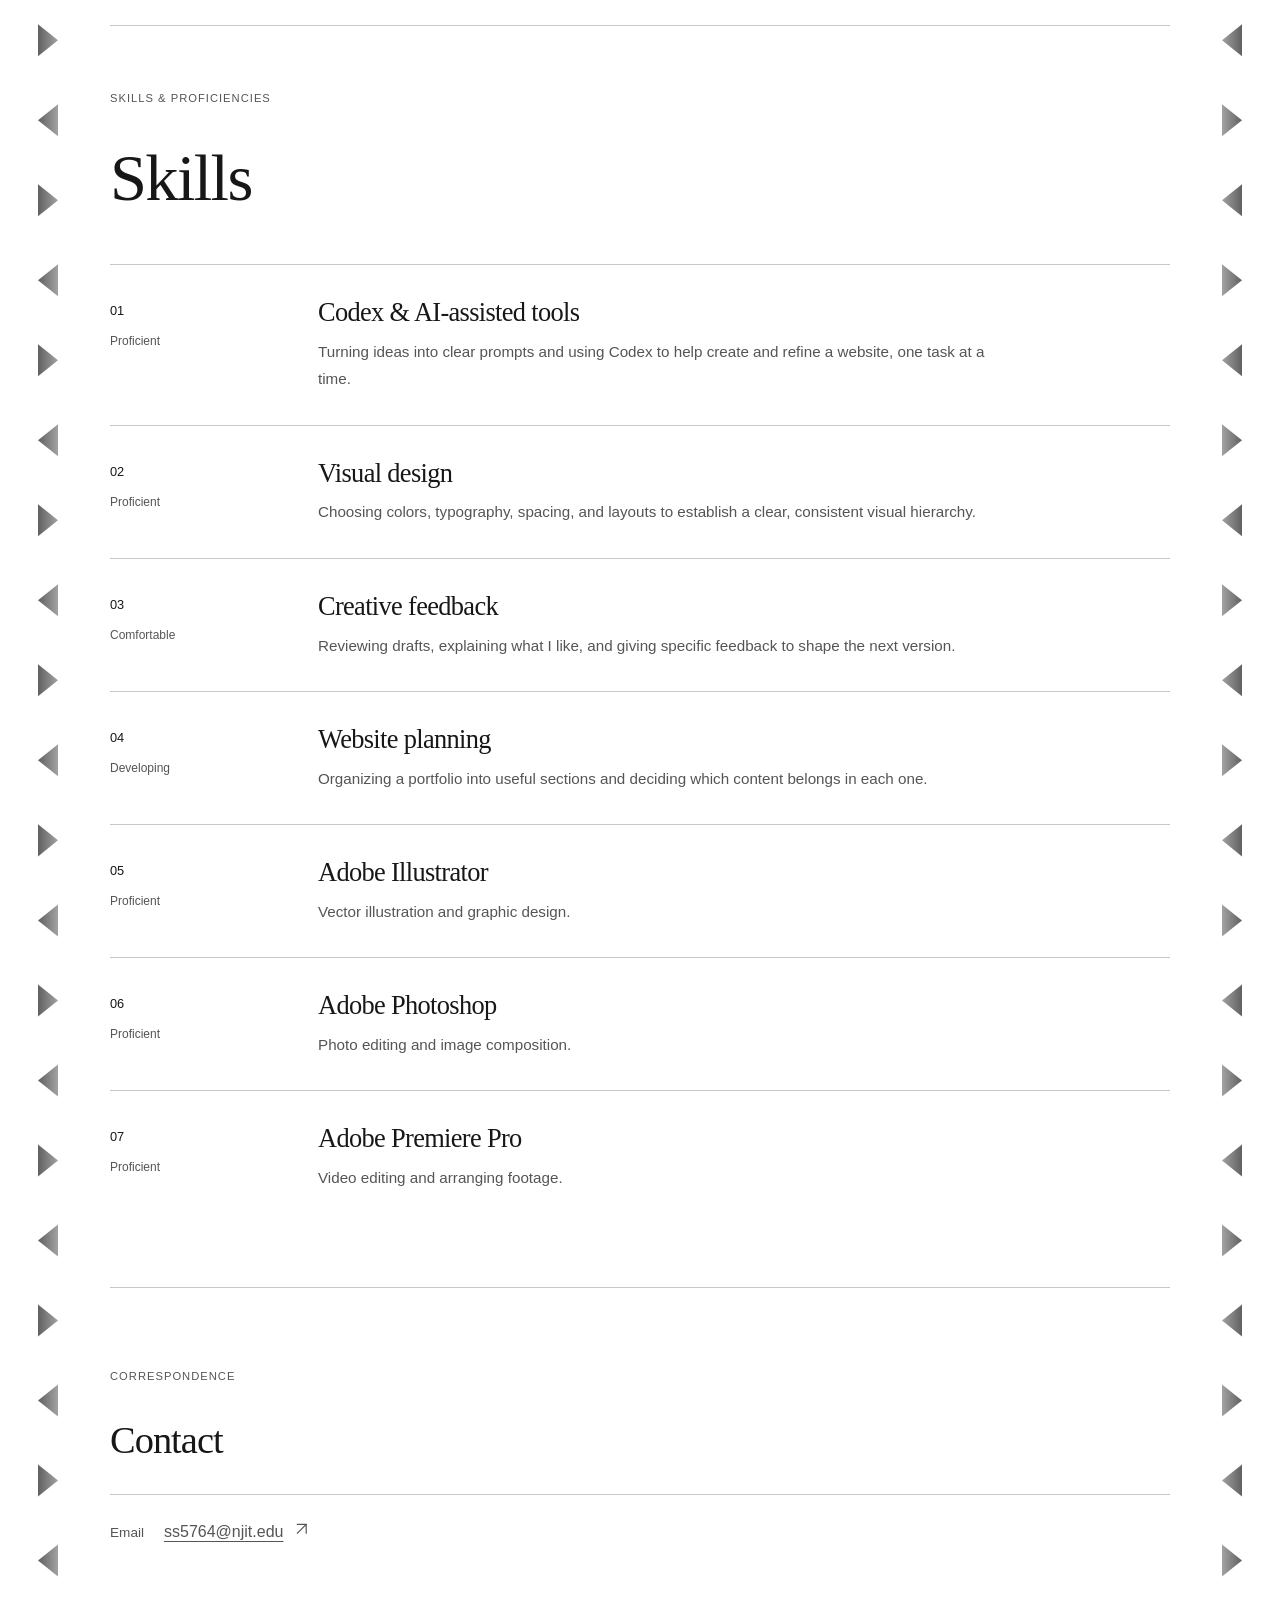
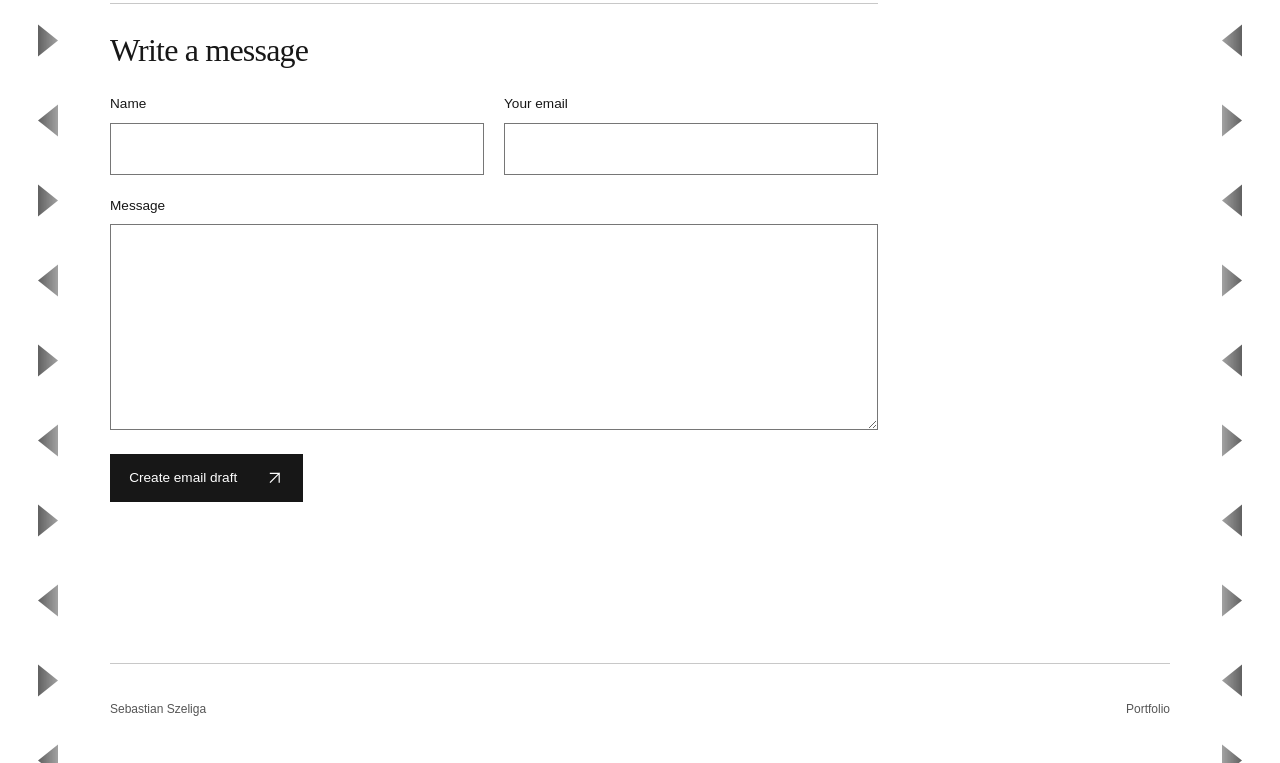
<file: about.html>
<!doctype html>
<html lang="en">
  <head>
    <meta charset="utf-8">
    <meta name="viewport" content="width=device-width, initial-scale=1">
    <meta http-equiv="refresh" content="0; url=index.html#about">
    <title>About | Sebastian Szeliga</title>
    <script src="js/theme.js?v=cae71dd46cd4"></script>
    <link rel="stylesheet" href="css/styles.css?v=afd194e6b43c">
    <script src="js/redirect.js?v=4c5da75d596e" defer></script>
  </head>
  <body>
    <main class="content-page page-width">
      <h1>About</h1>
      <p><a data-redirect href="index.html#about">Continue to About</a></p>
    </main>
  </body>
</html>
</file>
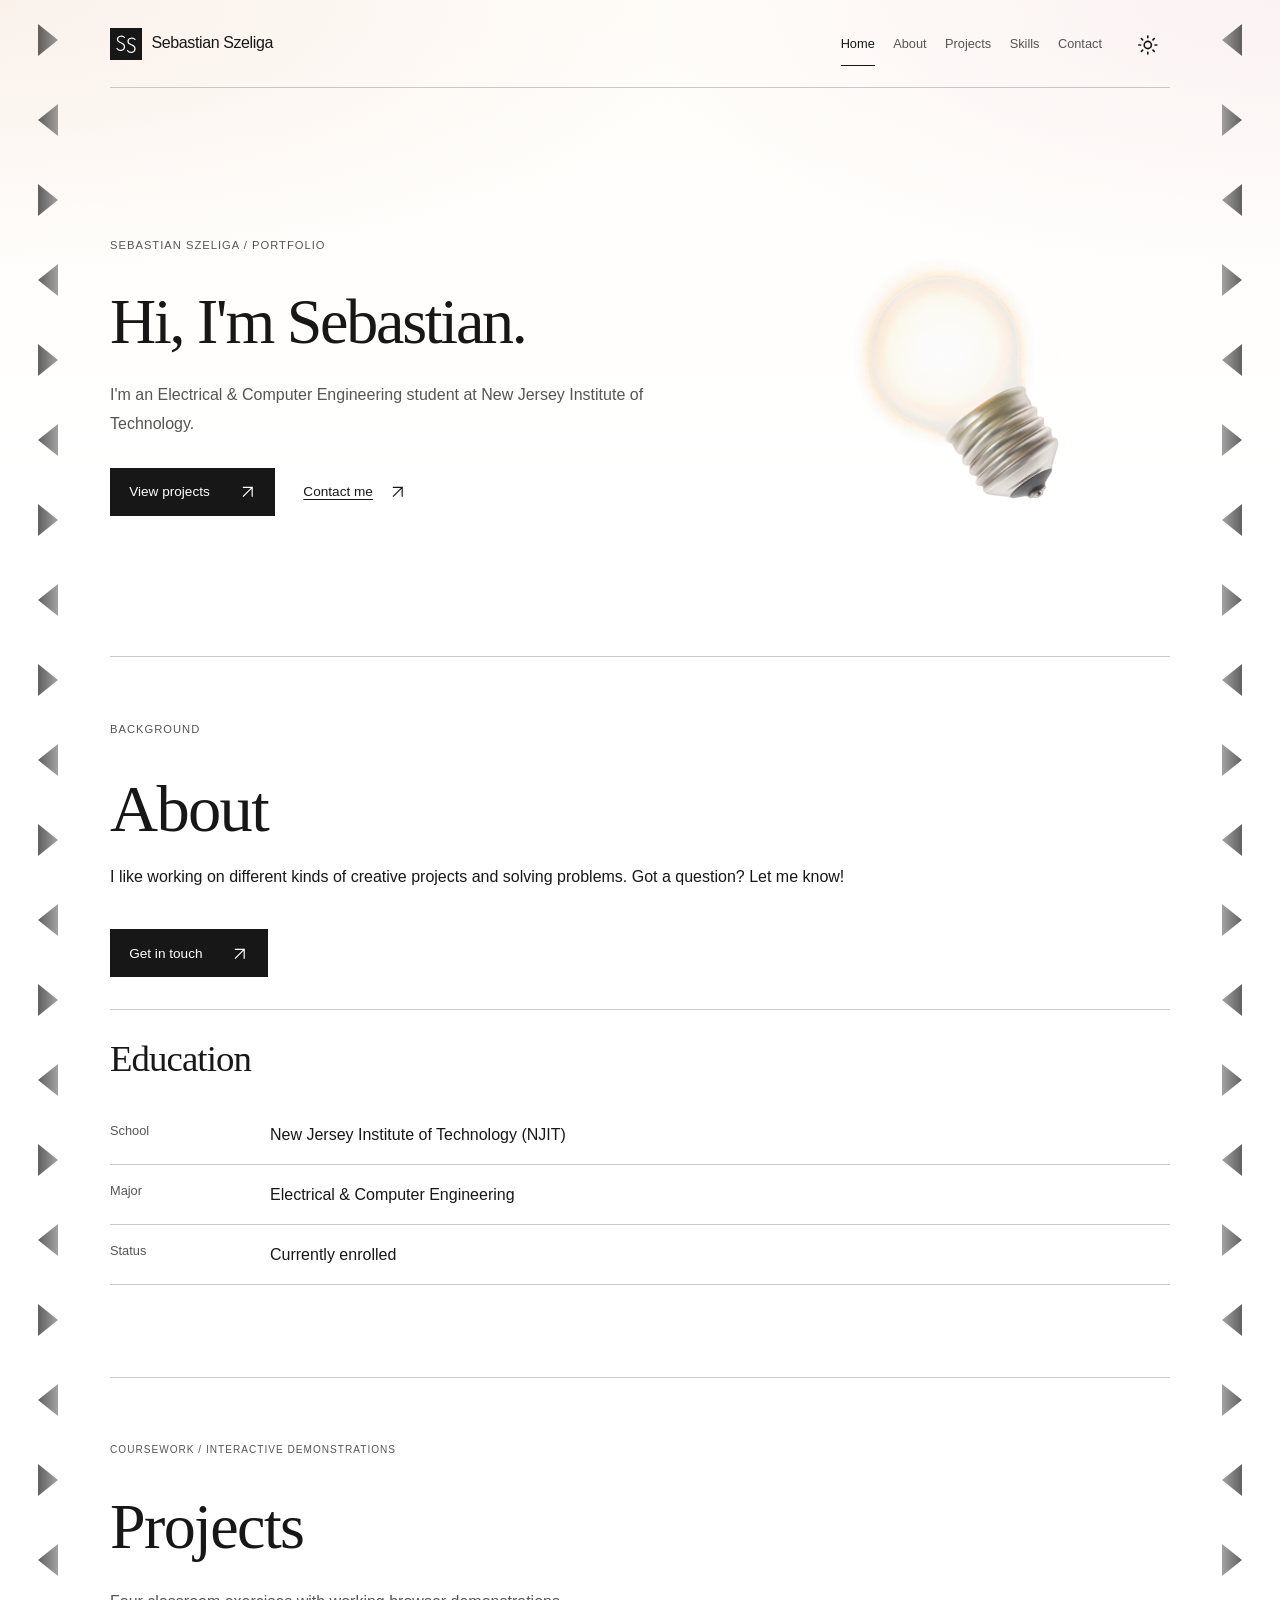
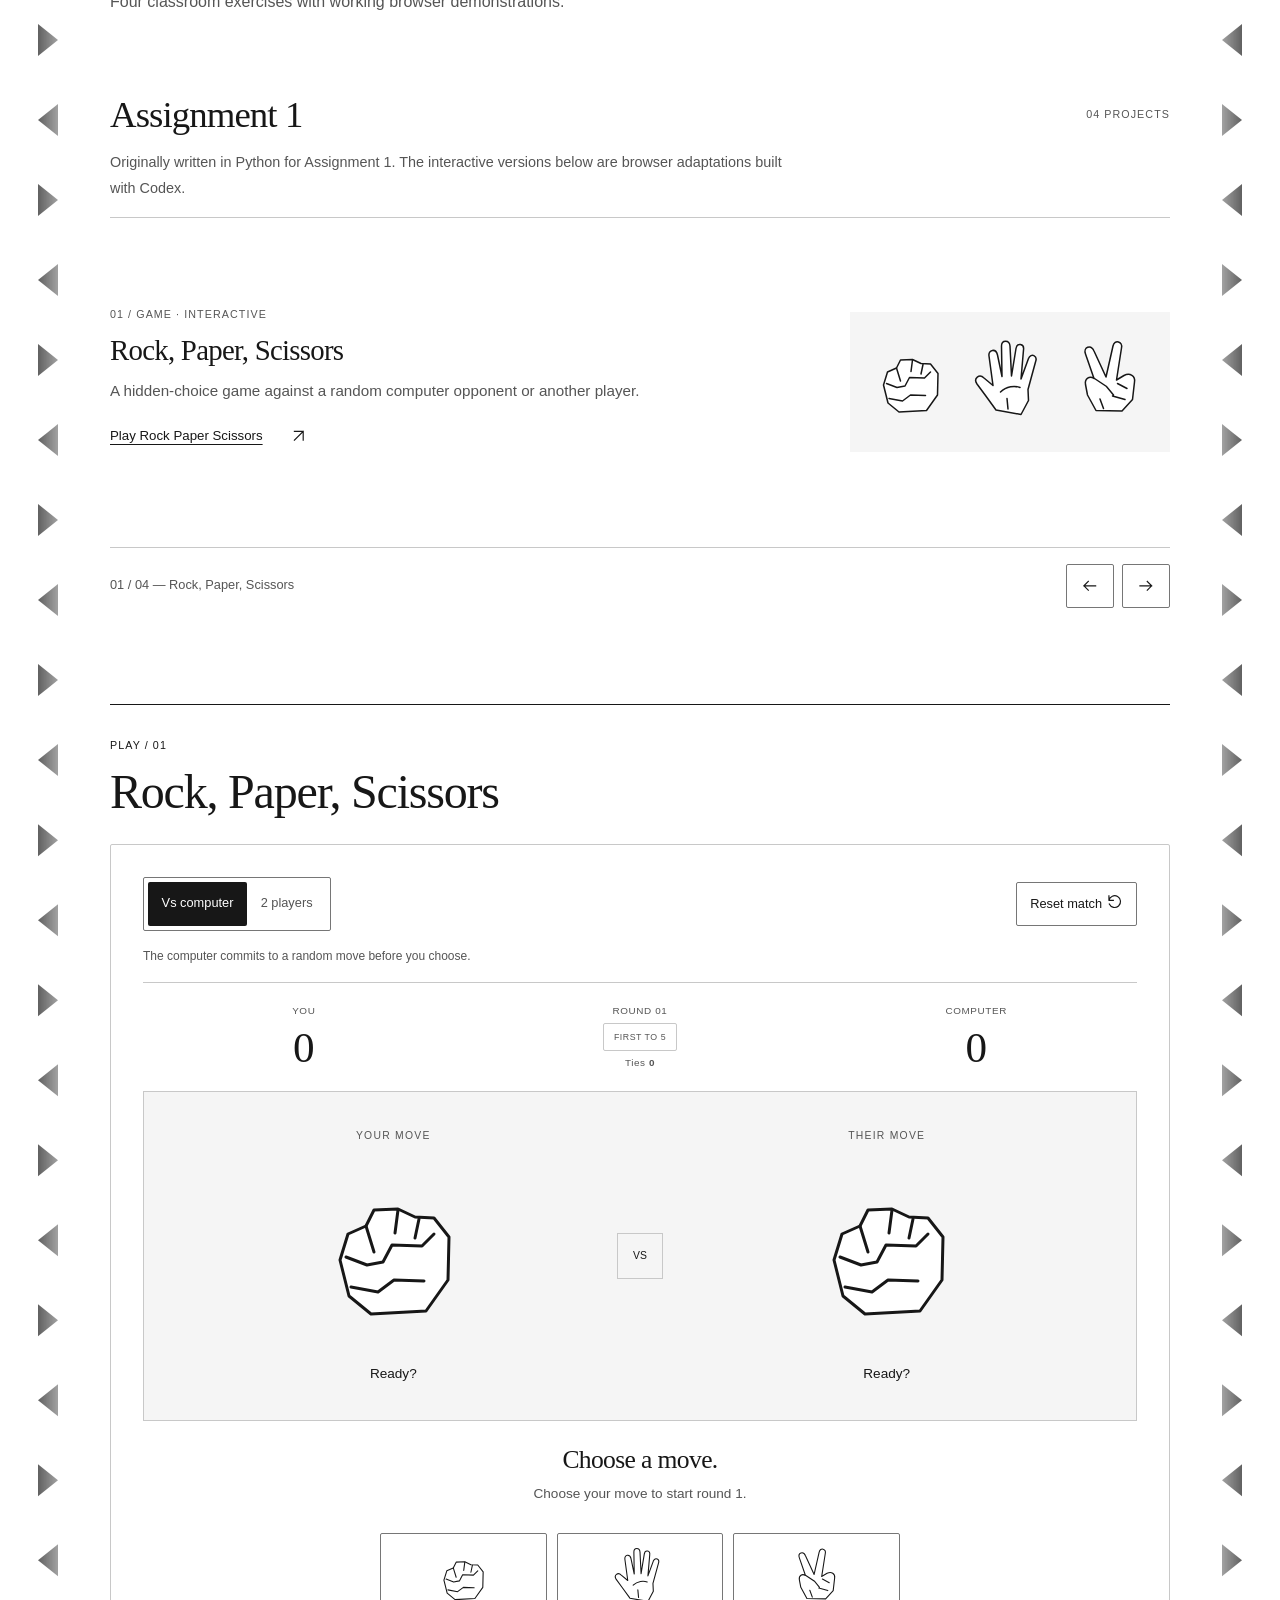
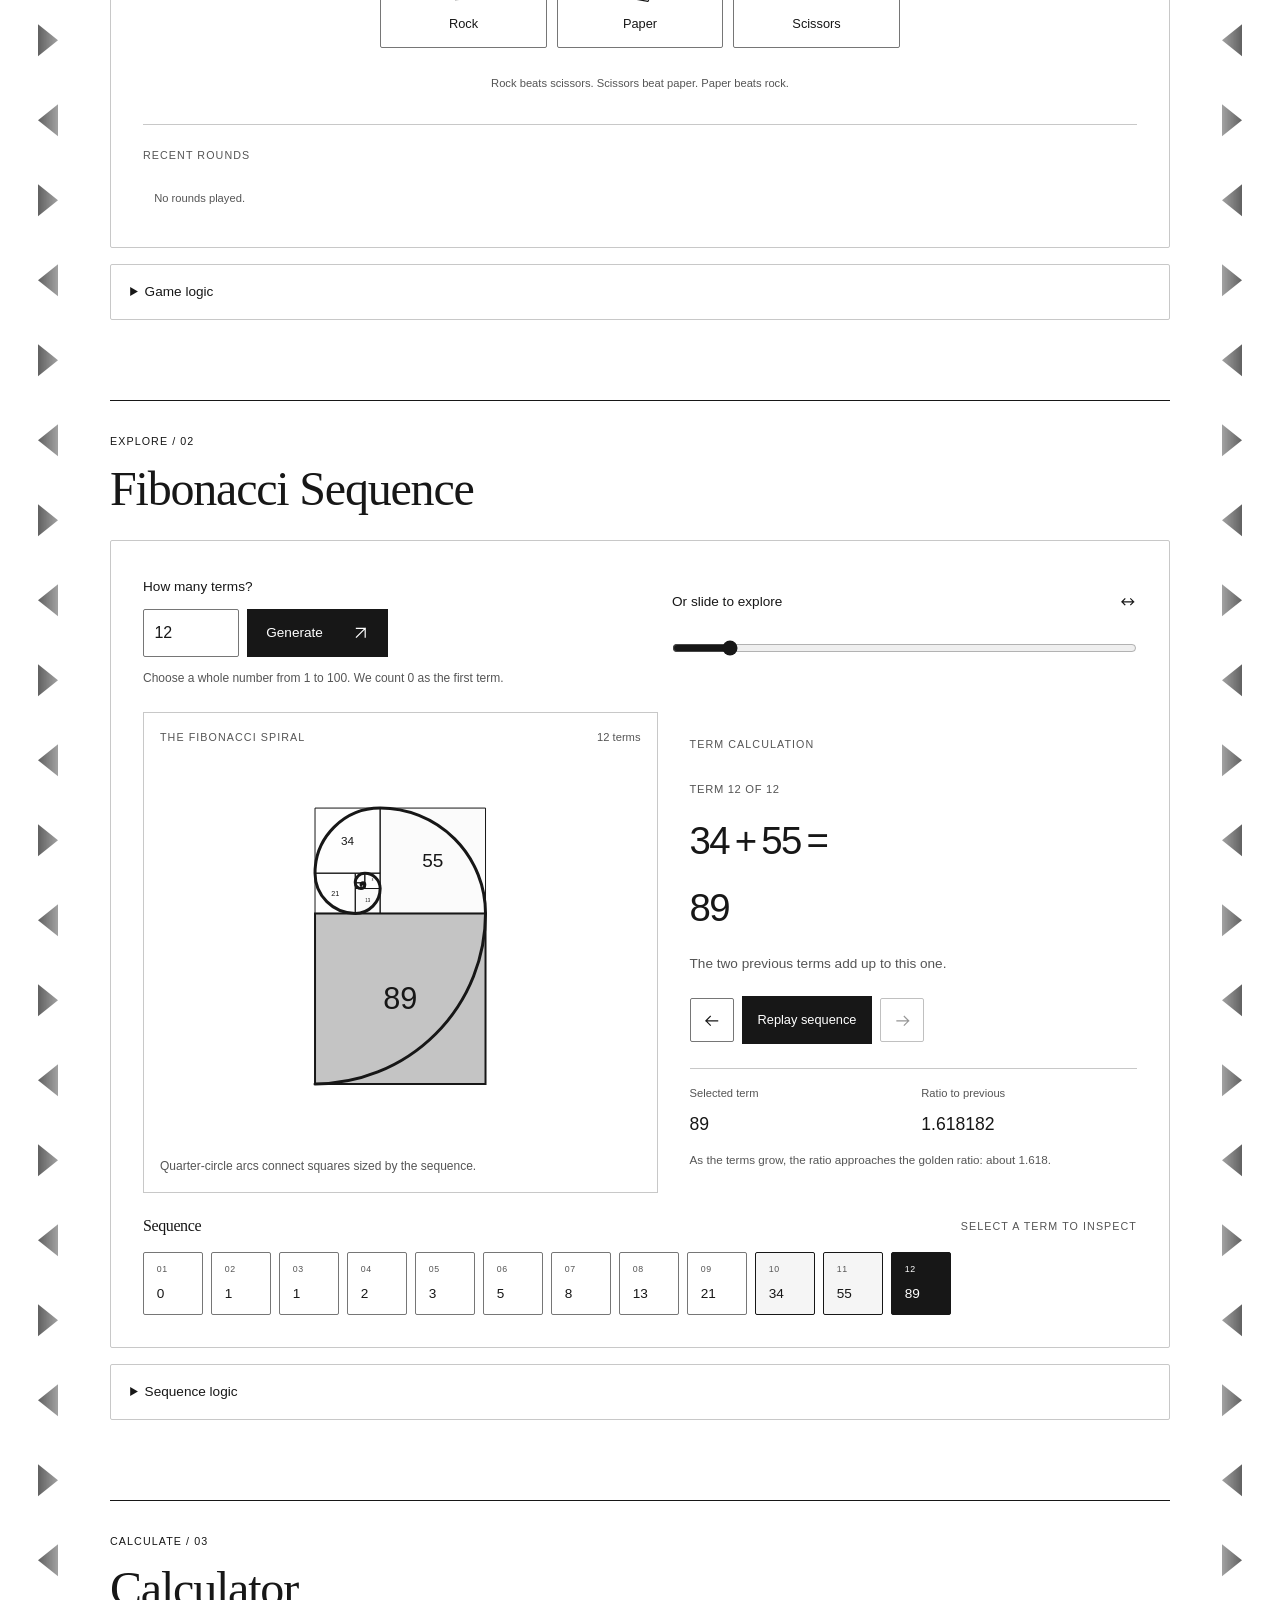
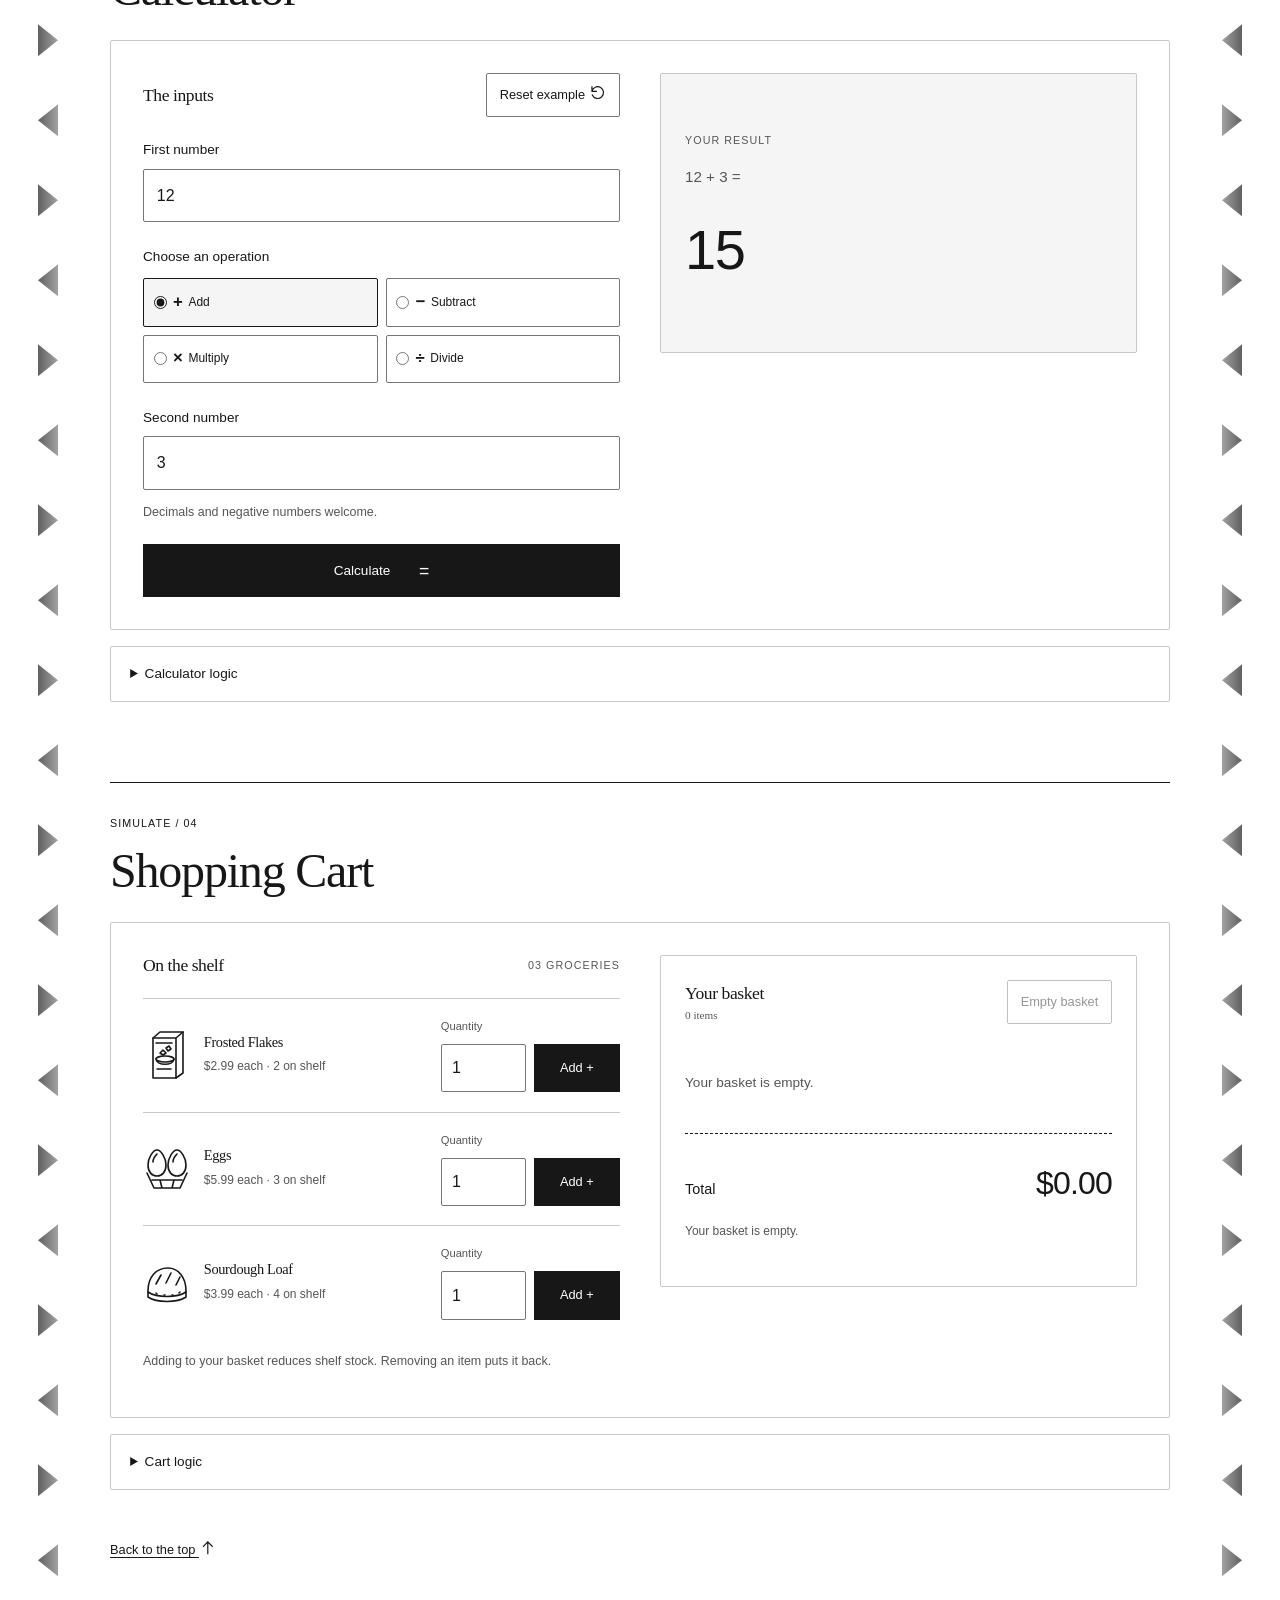
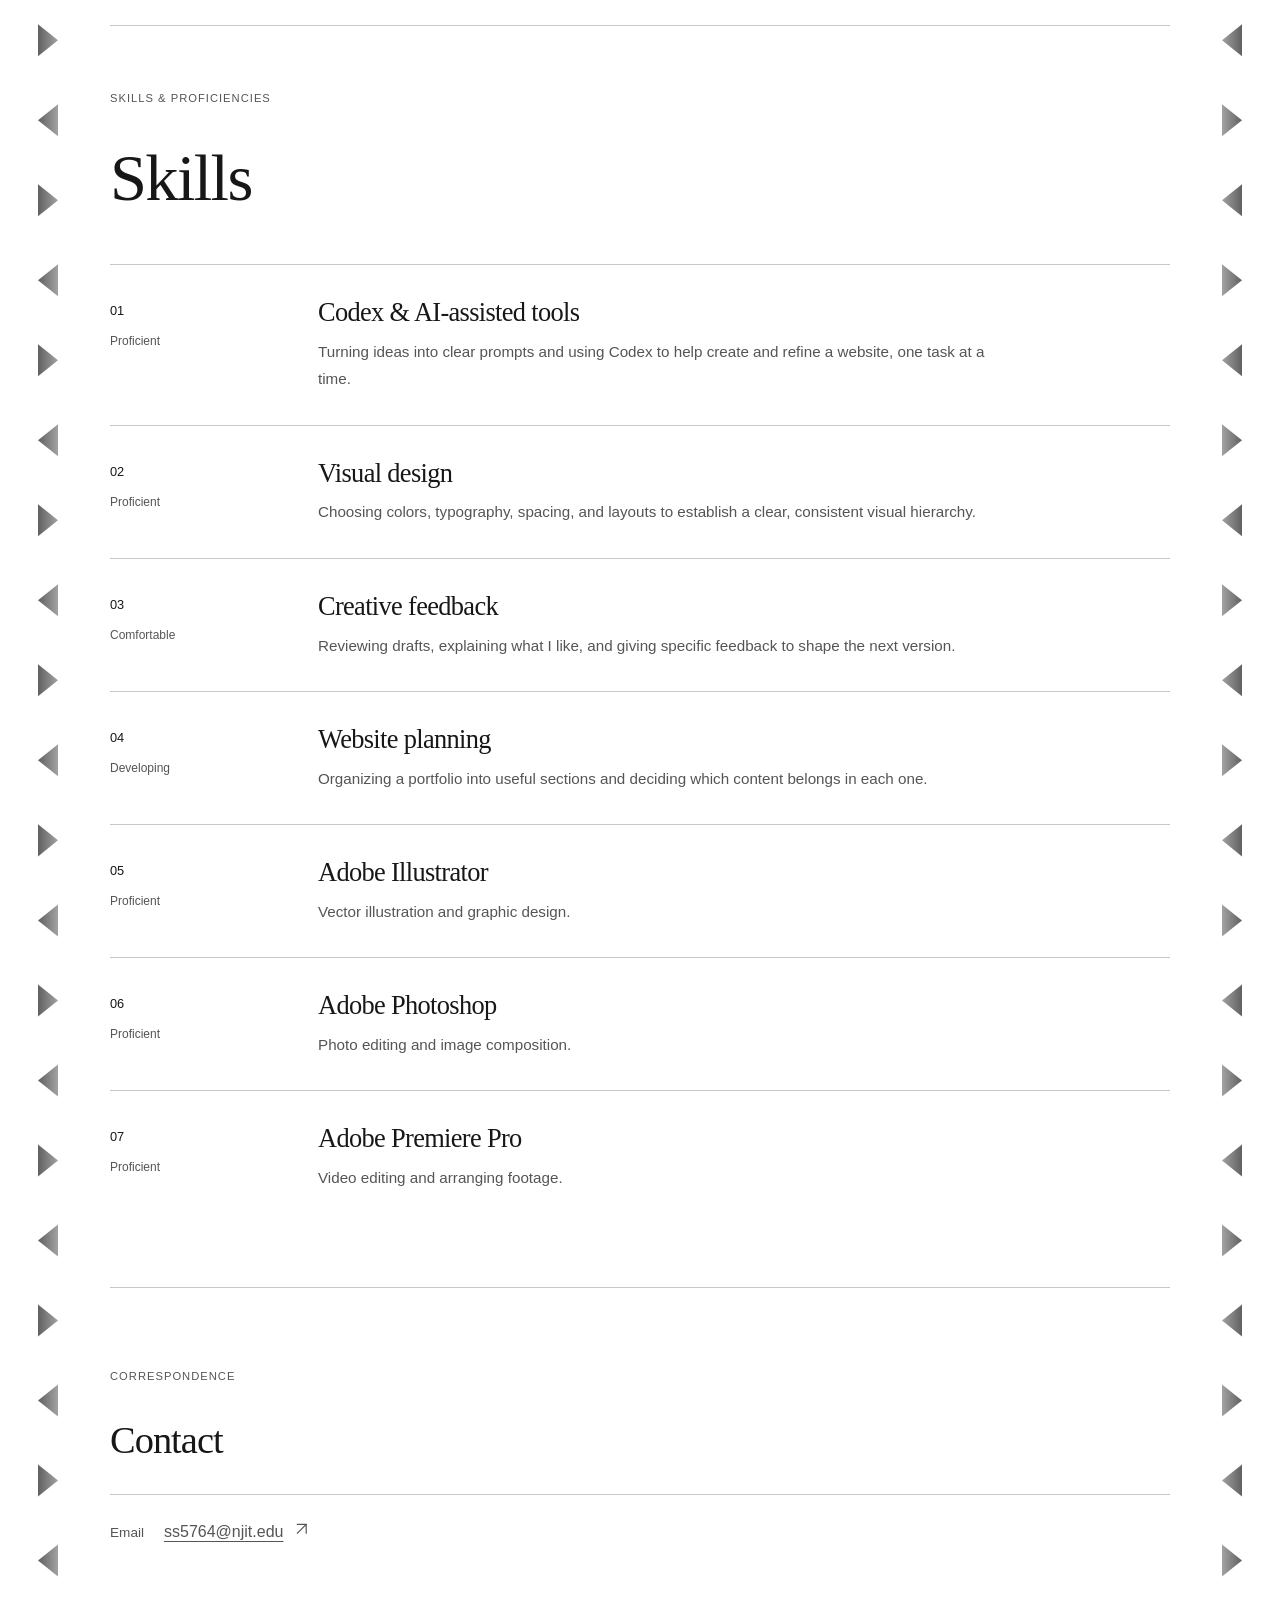
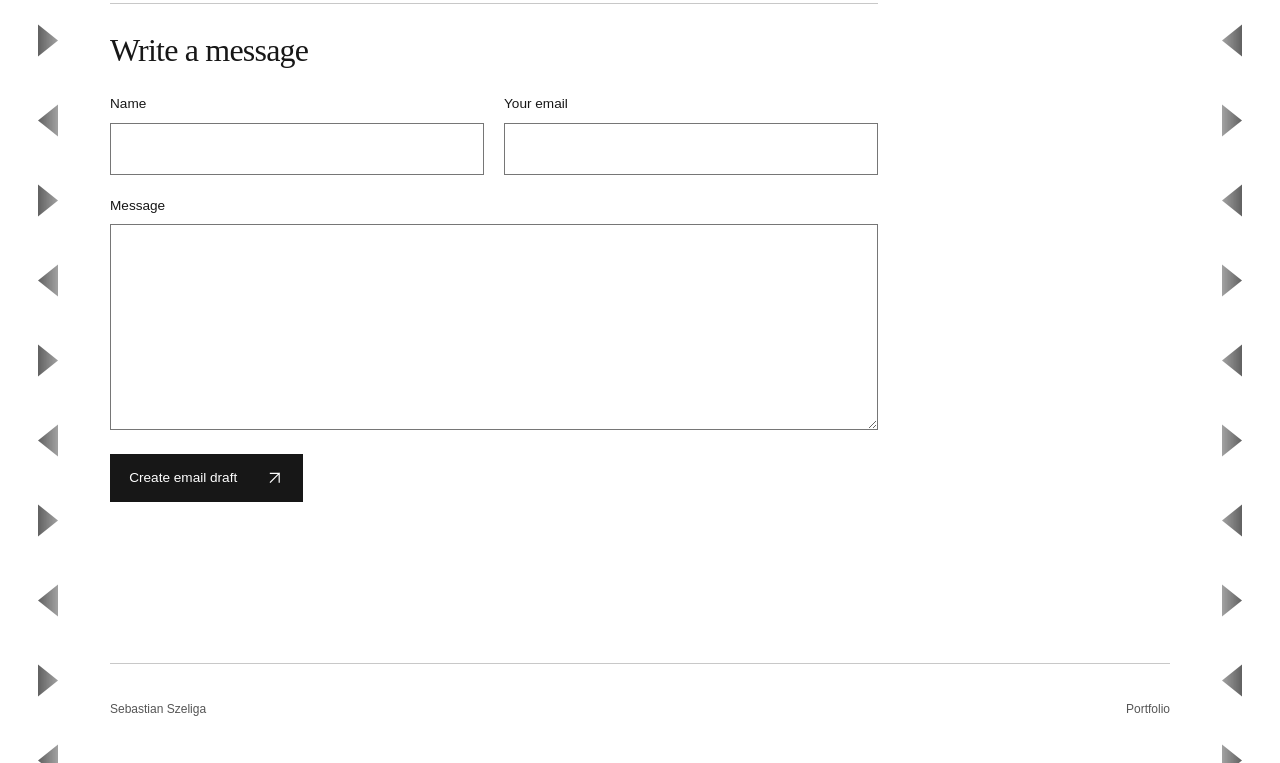
<file: contact.html>
<!doctype html>
<html lang="en">
  <head>
    <meta charset="utf-8">
    <meta name="viewport" content="width=device-width, initial-scale=1">
    <meta http-equiv="refresh" content="0; url=index.html#contact">
    <title>Contact | Sebastian Szeliga</title>
    <script src="js/theme.js?v=cae71dd46cd4"></script>
    <link rel="stylesheet" href="css/styles.css?v=afd194e6b43c">
    <script src="js/redirect.js?v=4c5da75d596e" defer></script>
  </head>
  <body>
    <main class="content-page page-width">
      <h1>Contact</h1>
      <p><a data-redirect href="index.html#contact">Continue to Contact</a></p>
    </main>
  </body>
</html>
</file>
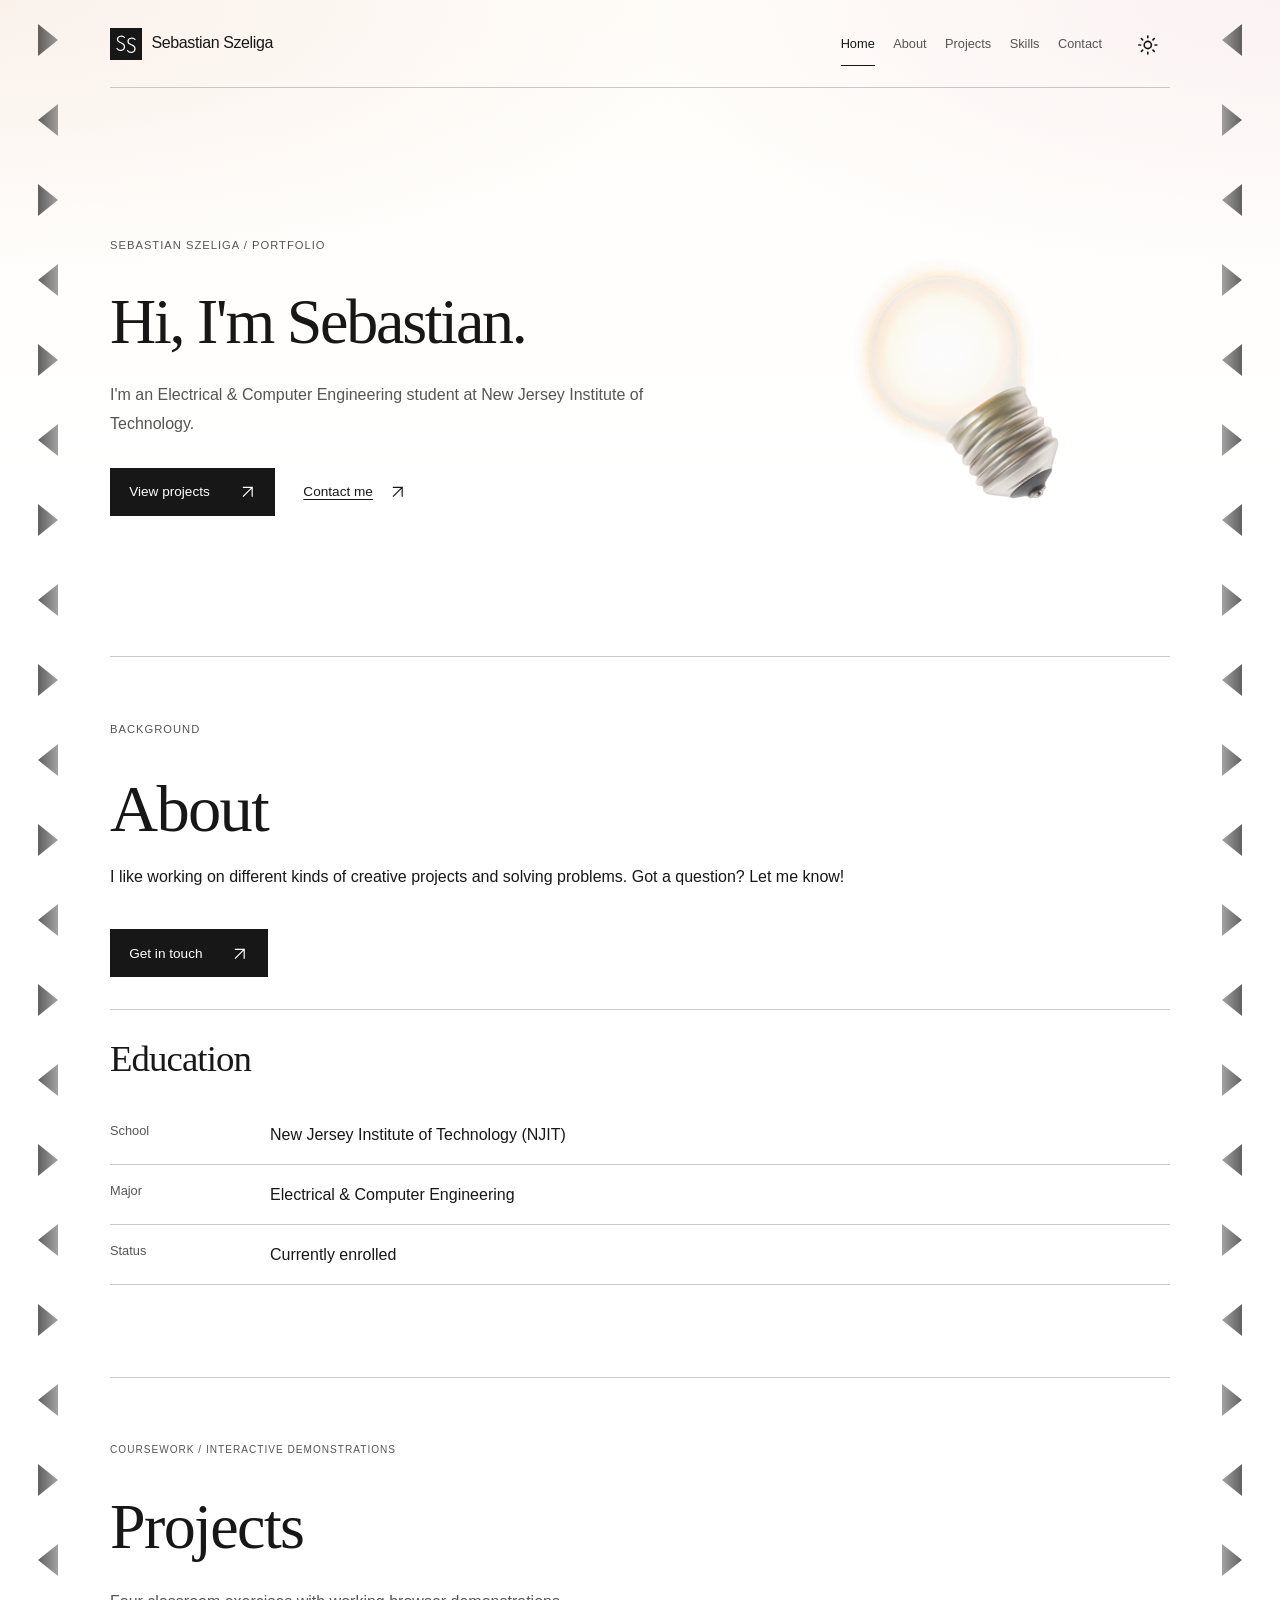
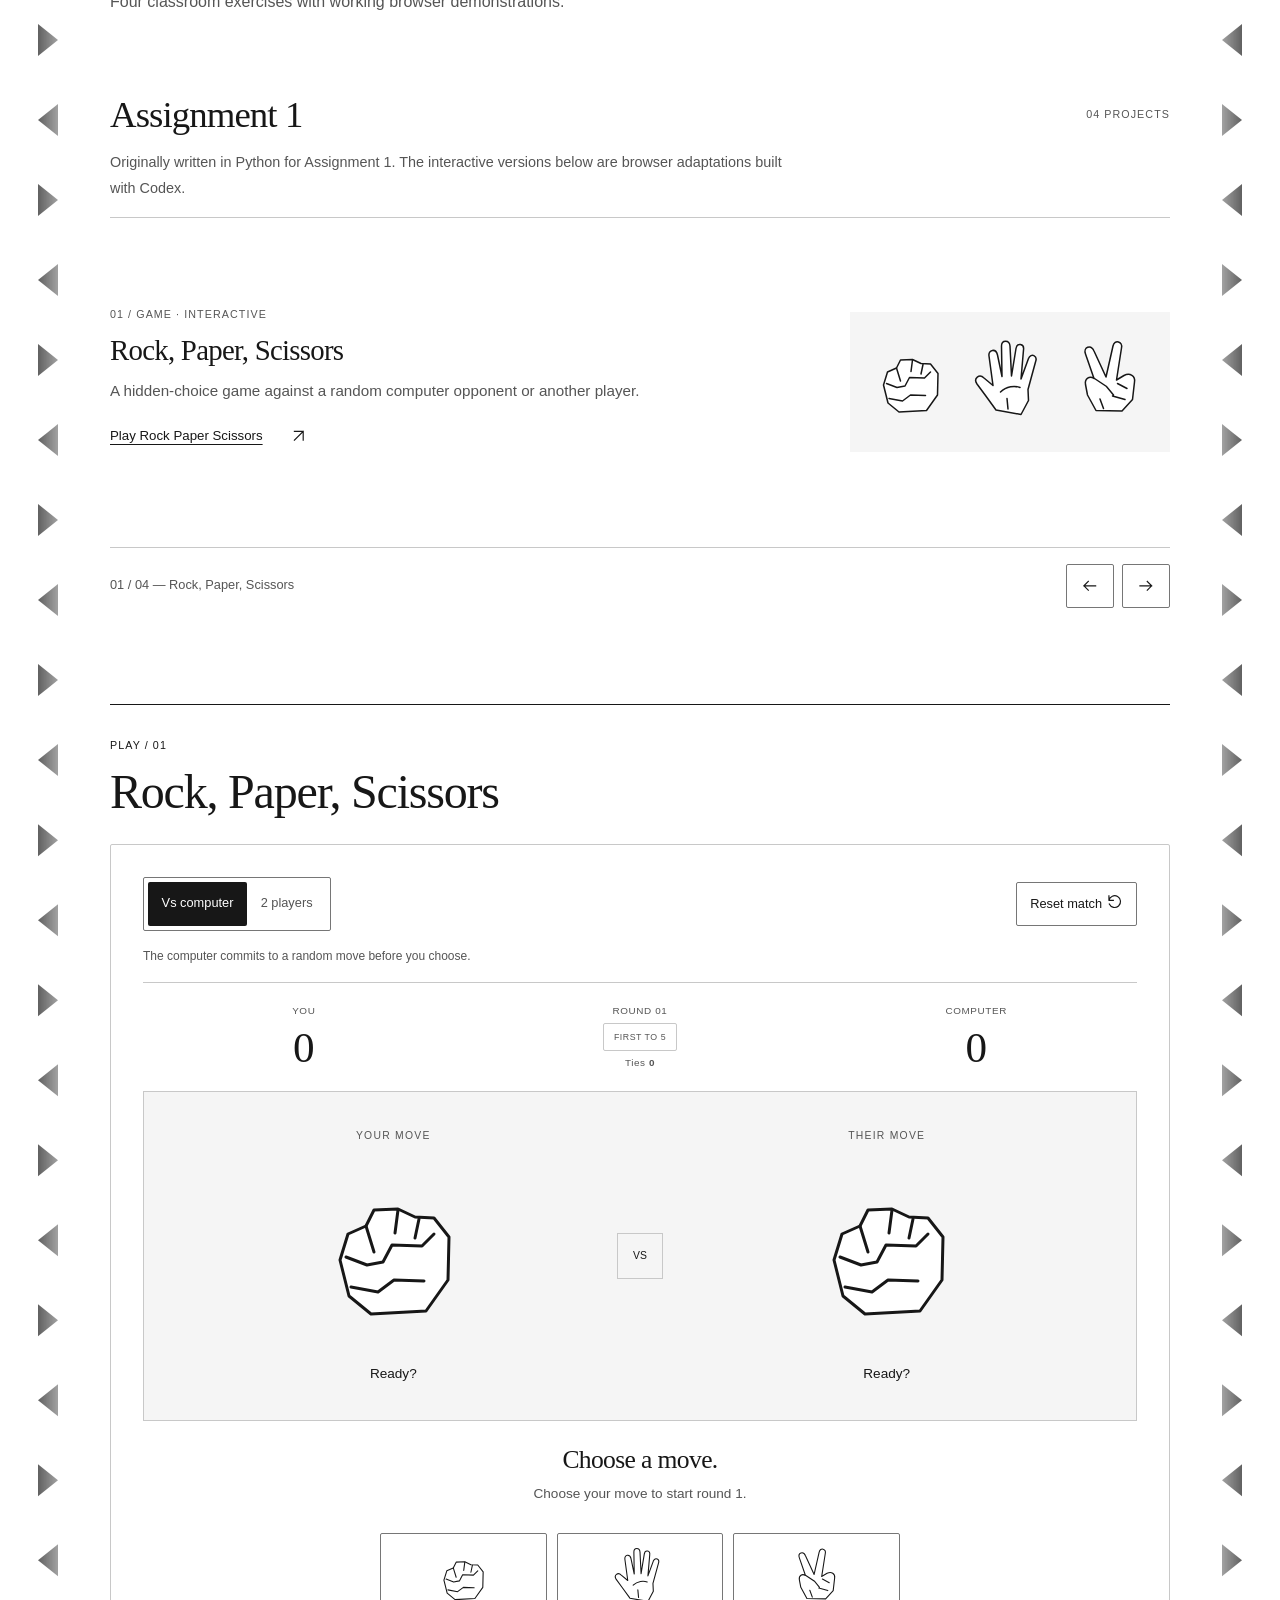
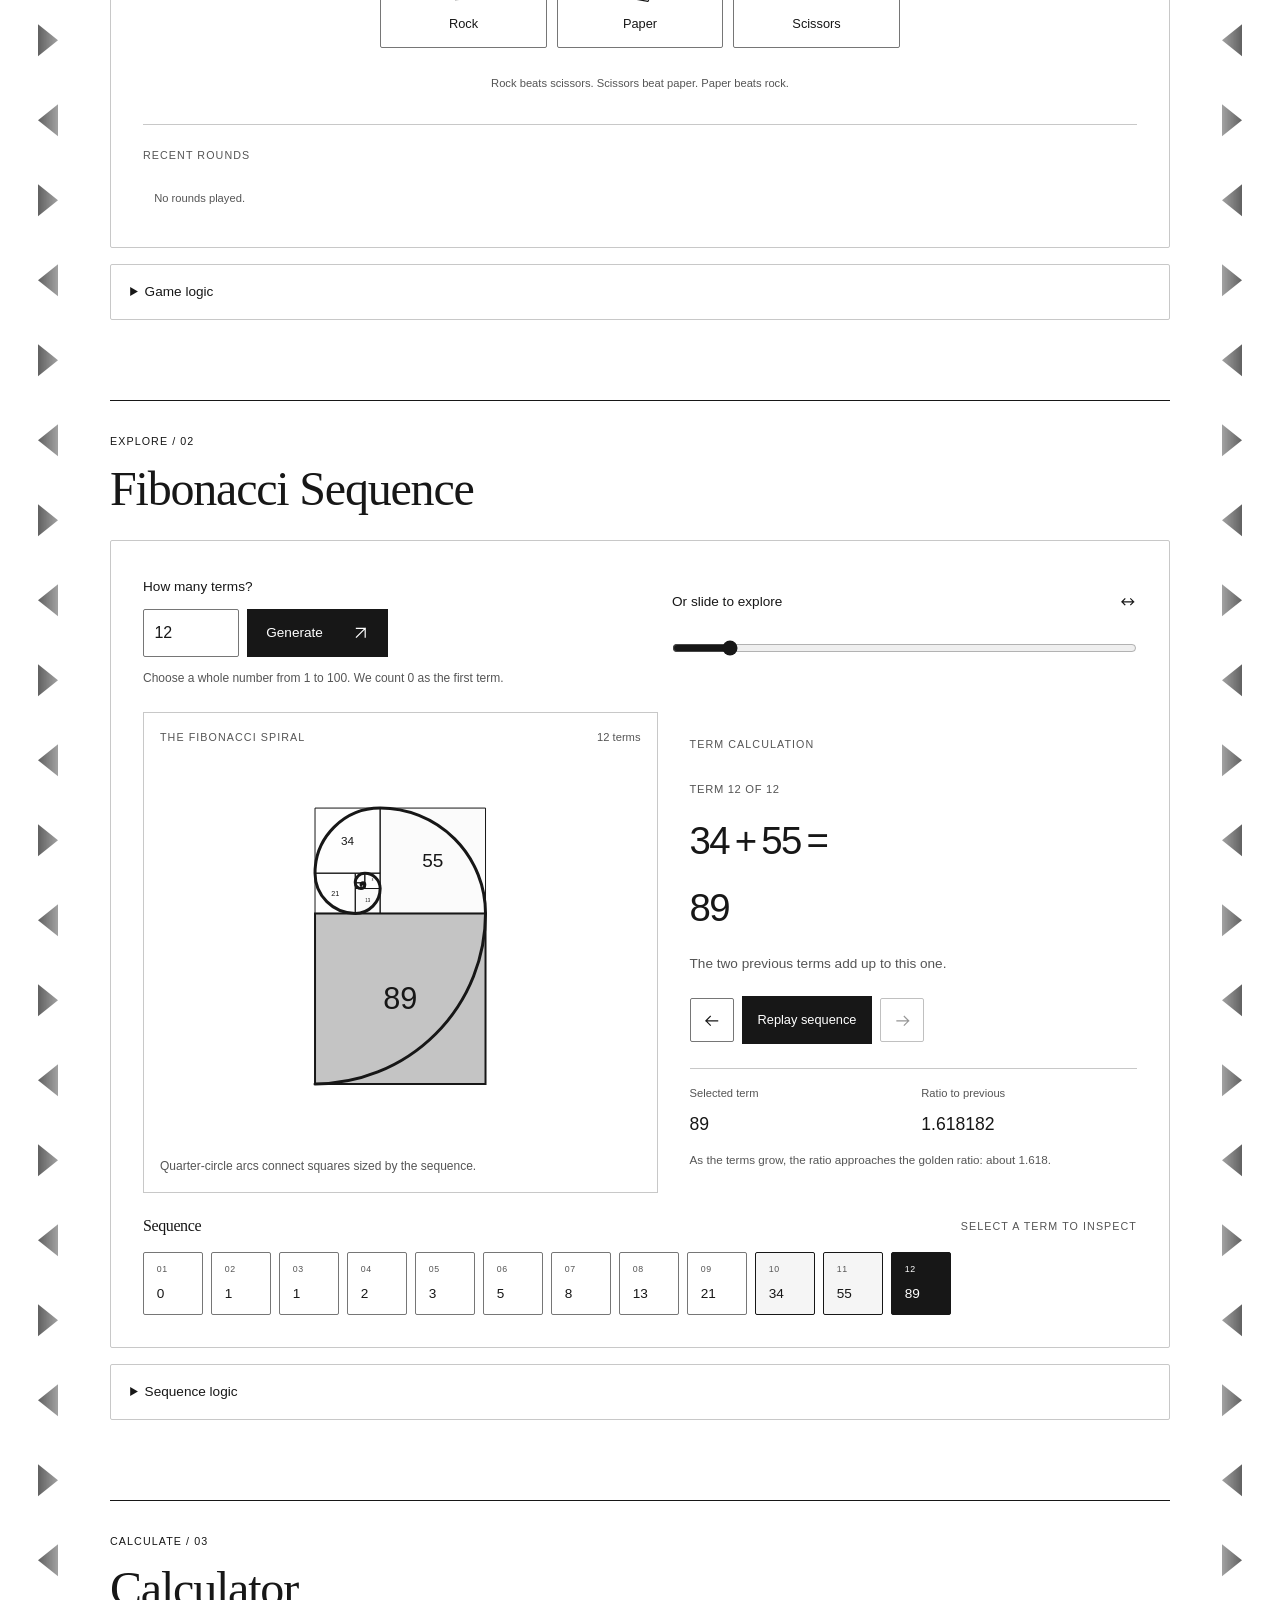
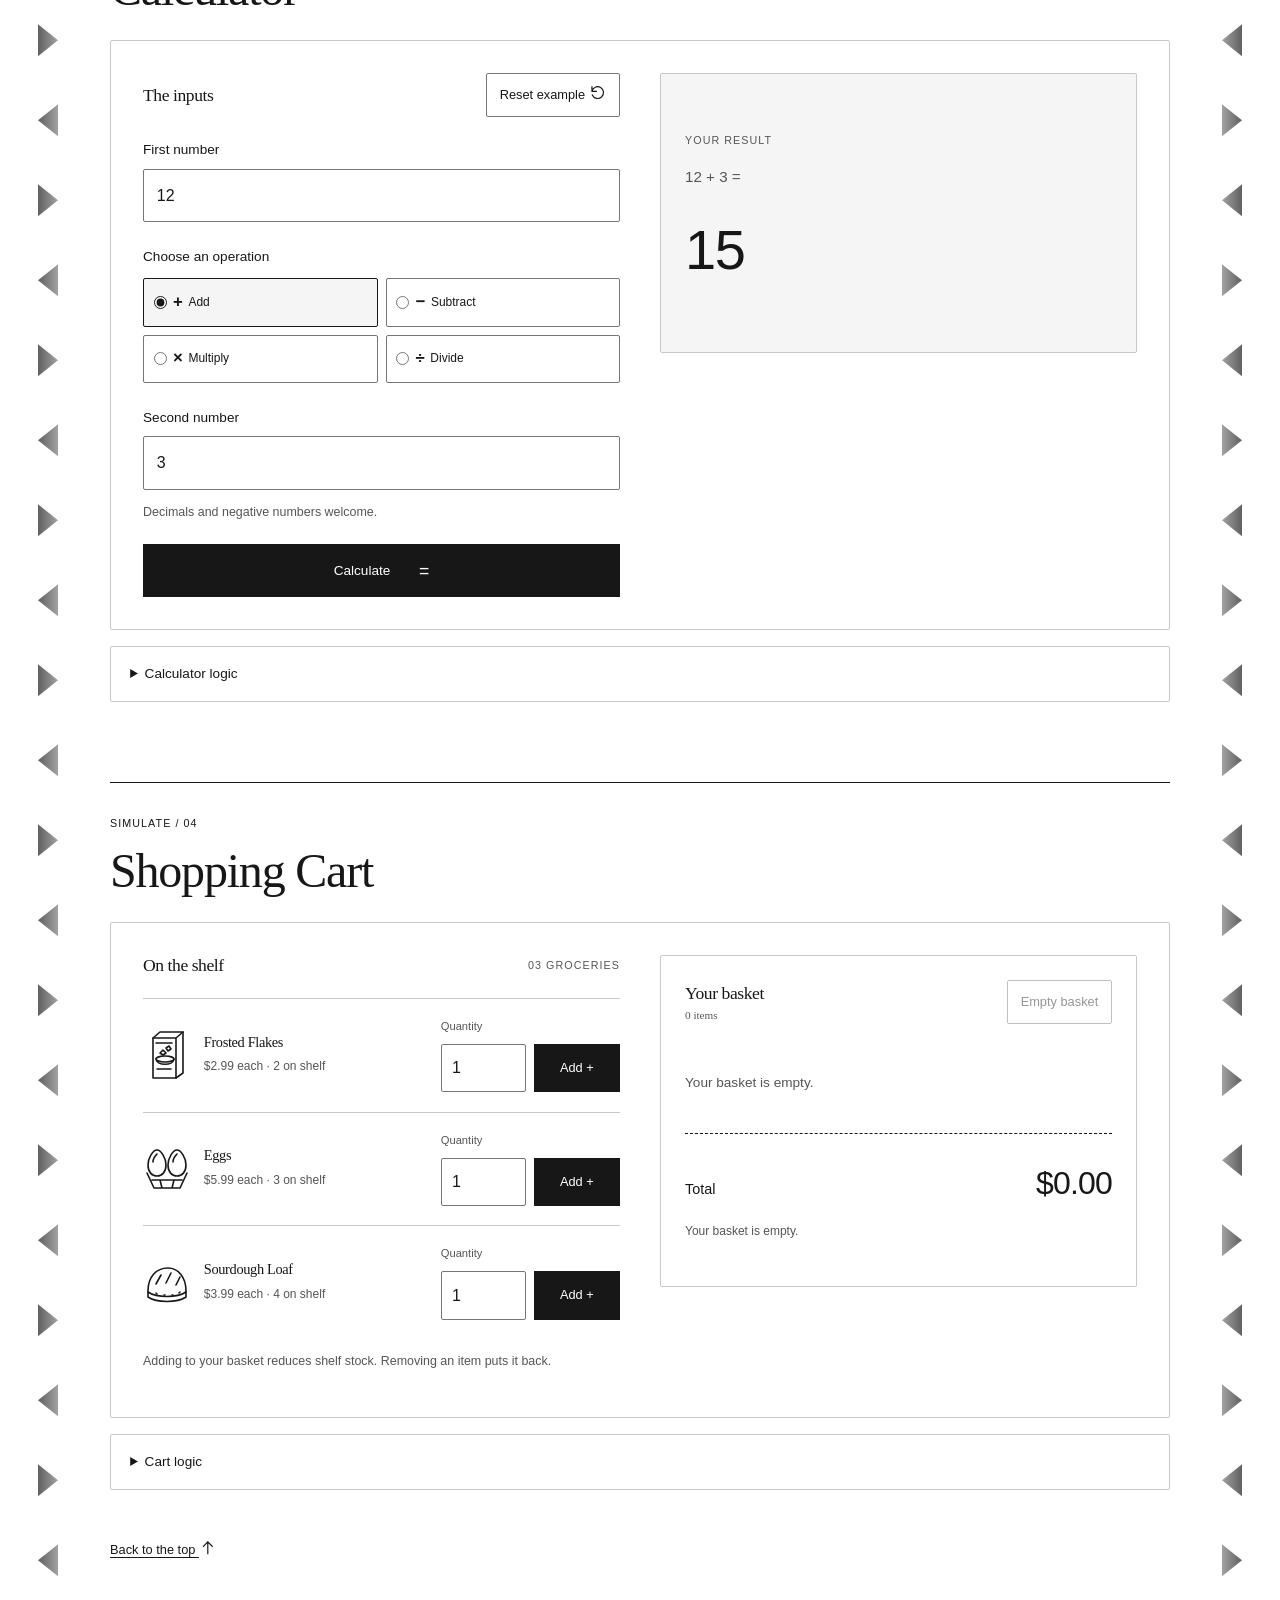
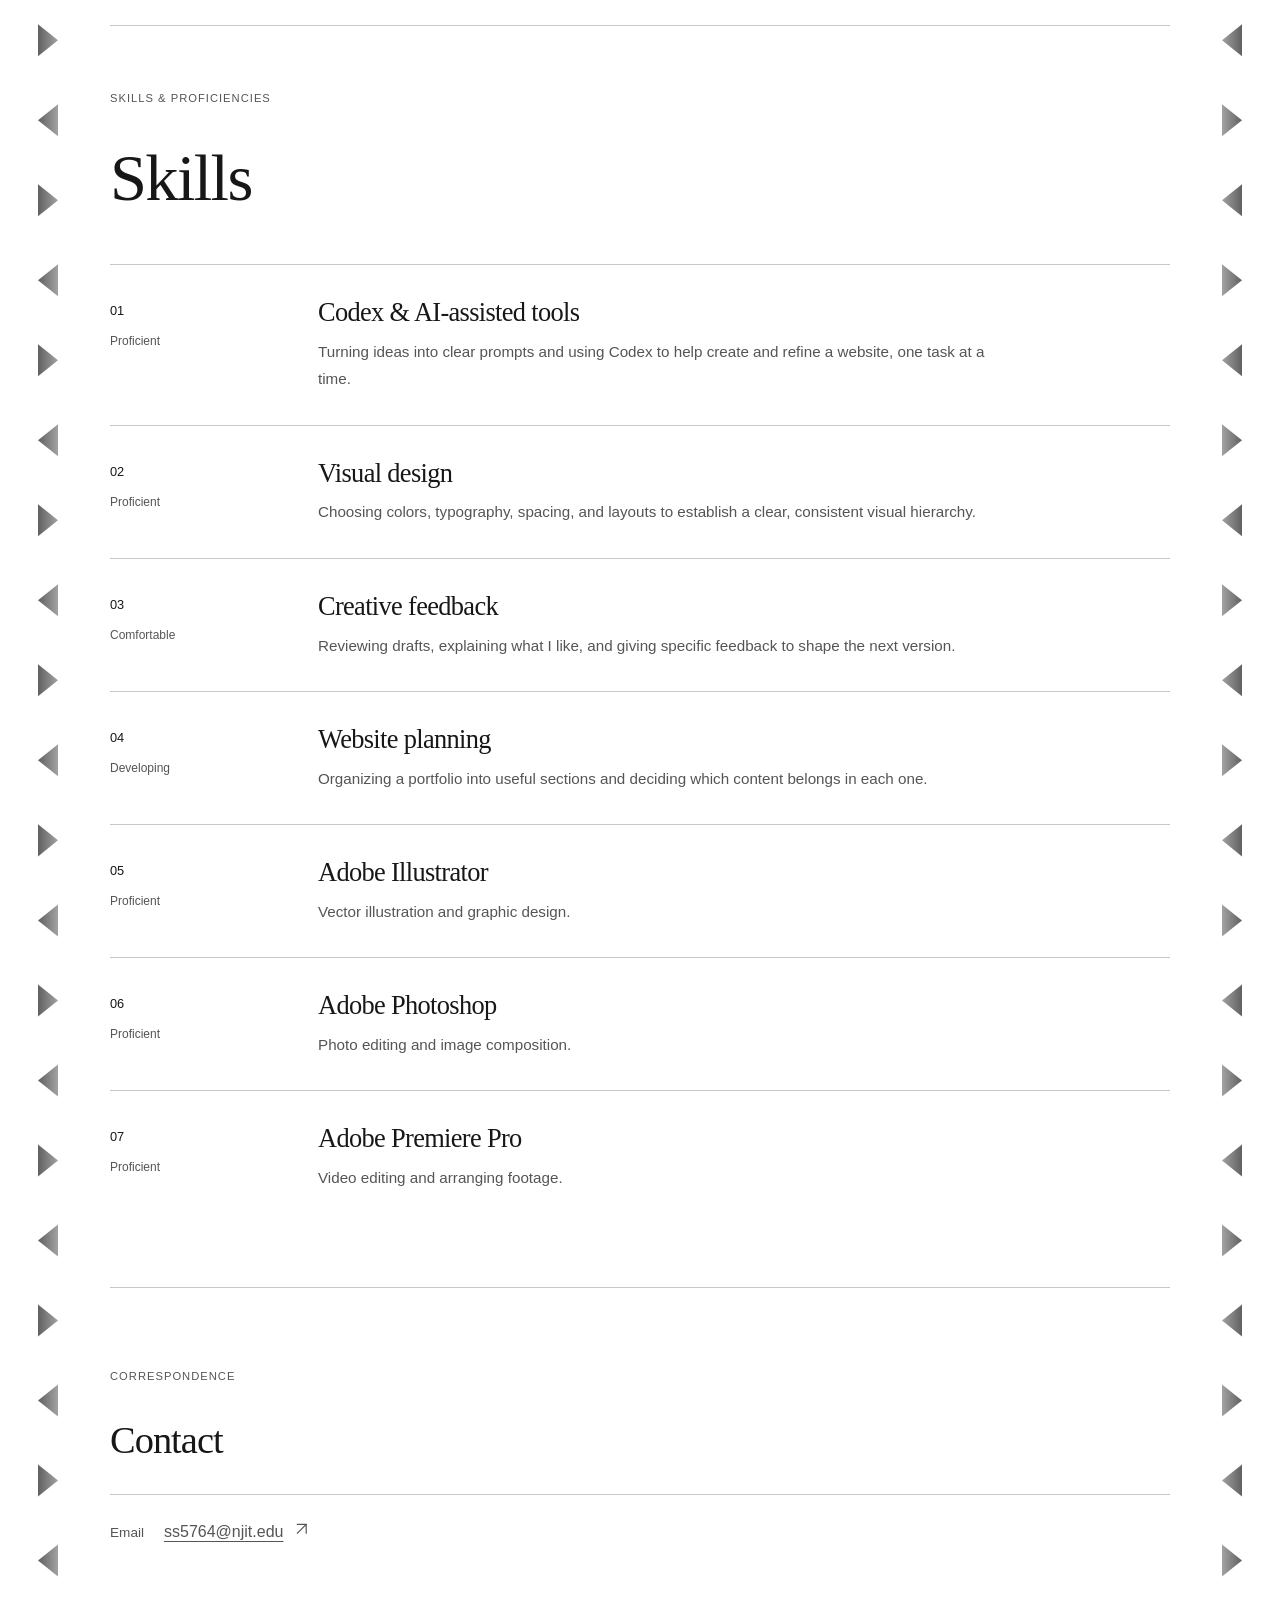
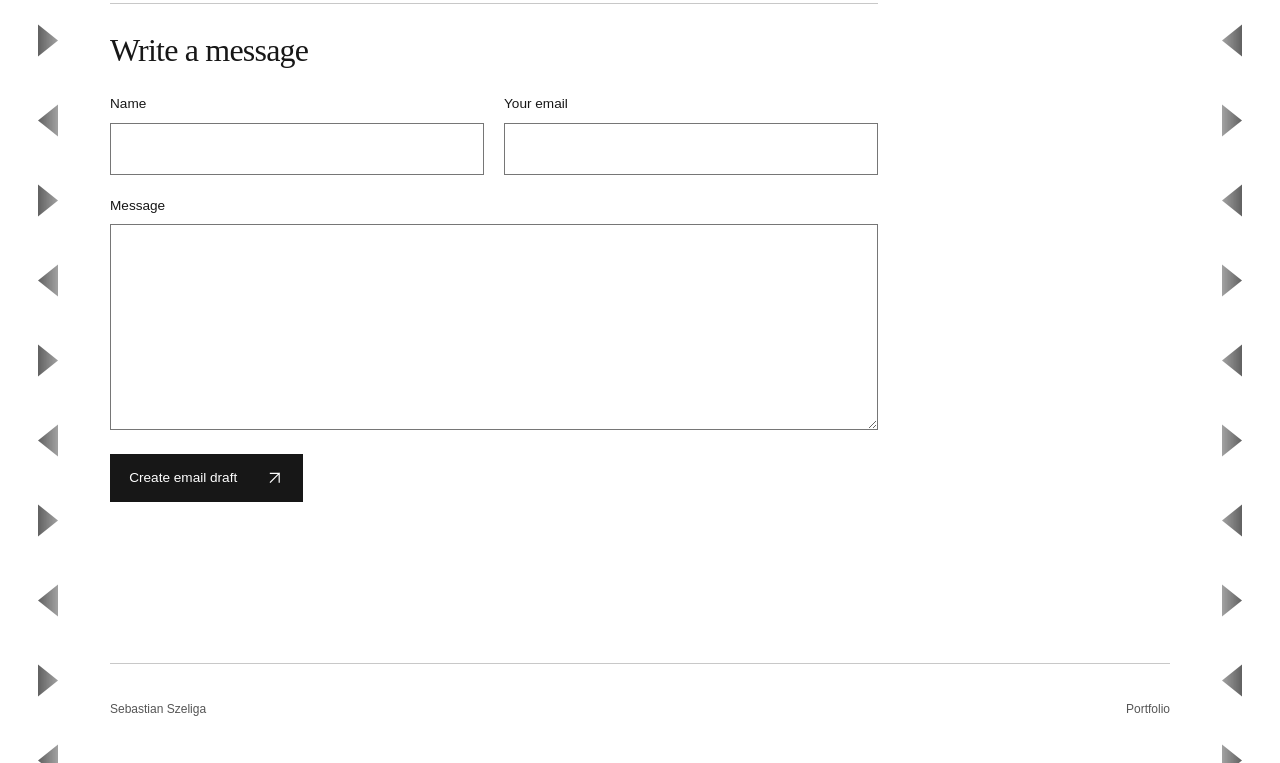
<file: projects.html>
<!doctype html>
<html lang="en">
  <head>
    <meta charset="utf-8">
    <meta name="viewport" content="width=device-width, initial-scale=1">
    <meta http-equiv="refresh" content="0; url=index.html#projects">
    <title>Projects | Sebastian Szeliga</title>
    <script src="js/theme.js?v=cae71dd46cd4"></script>
    <link rel="stylesheet" href="css/styles.css?v=afd194e6b43c">
    <script src="js/redirect.js?v=4c5da75d596e" defer></script>
  </head>
  <body>
    <main class="content-page page-width">
      <h1>Projects</h1>
      <p><a data-redirect href="index.html#projects">Continue to Projects</a></p>
    </main>
  </body>
</html>
</file>
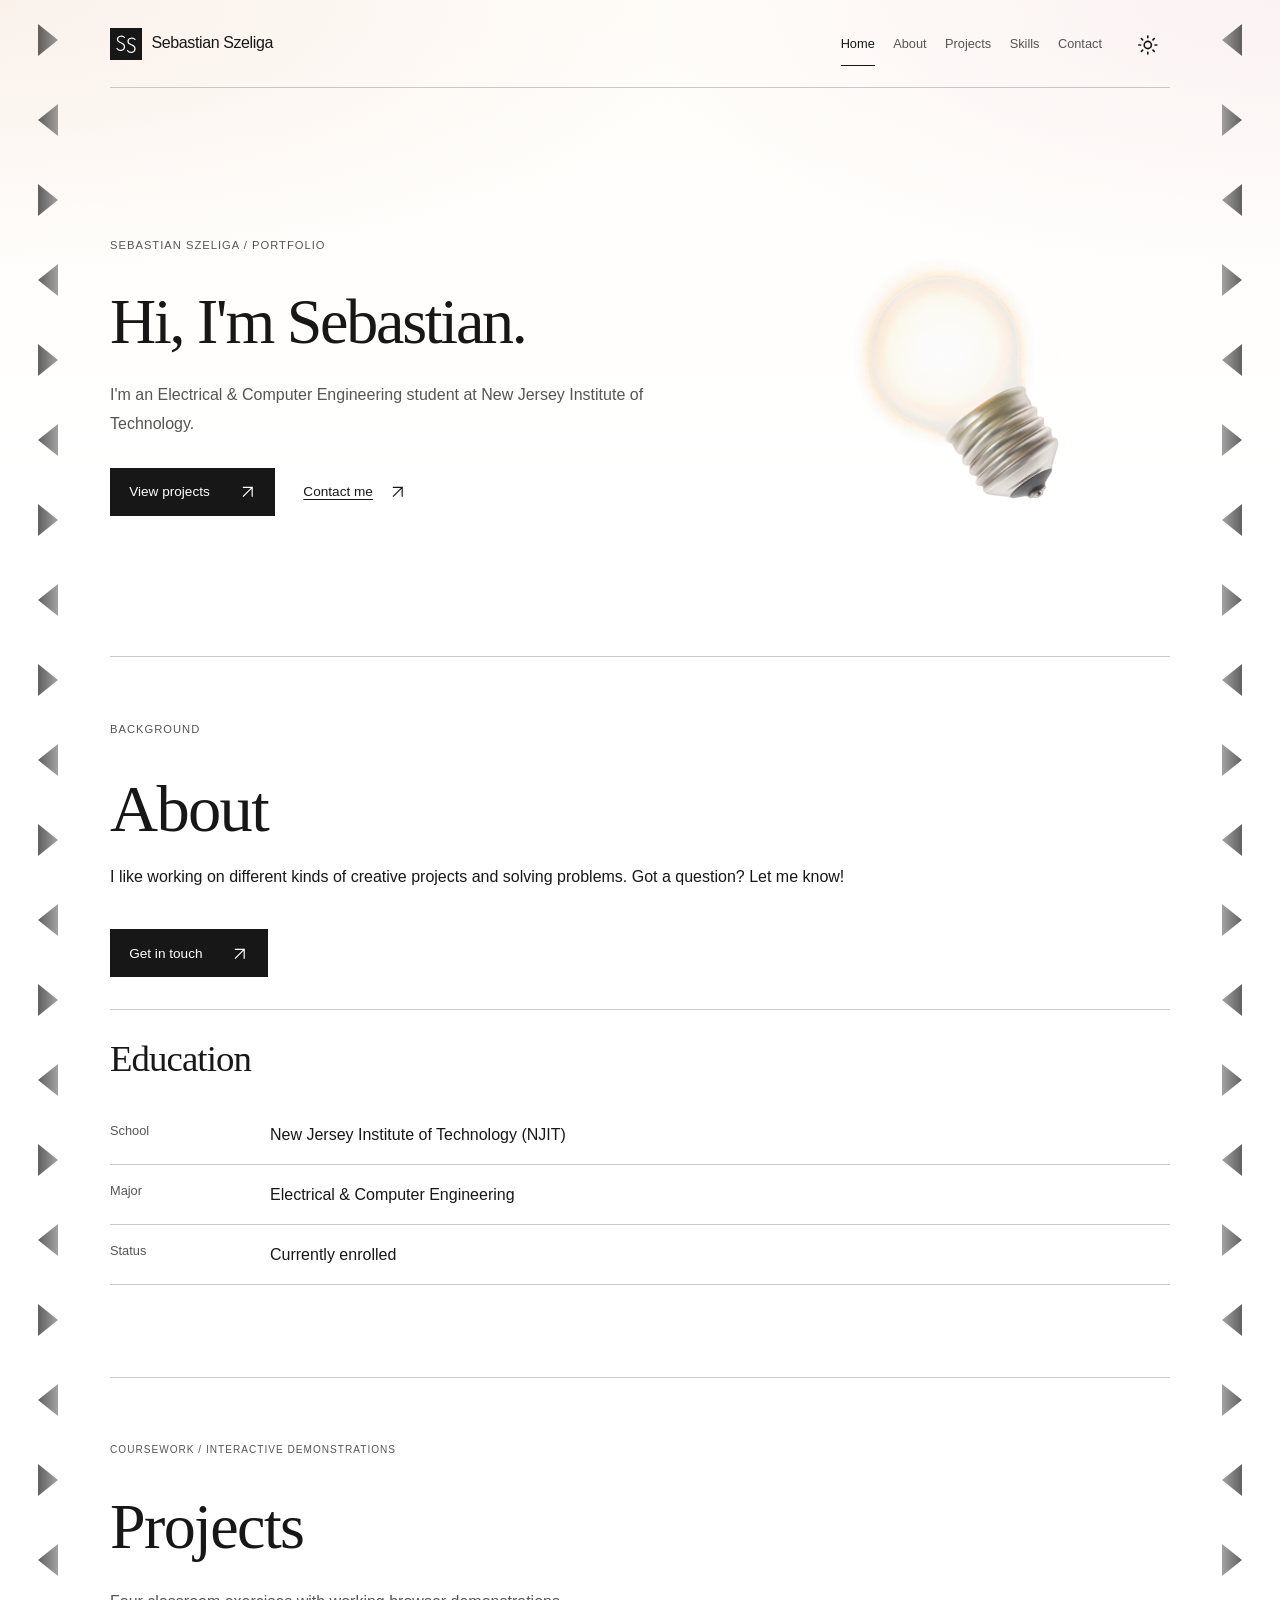
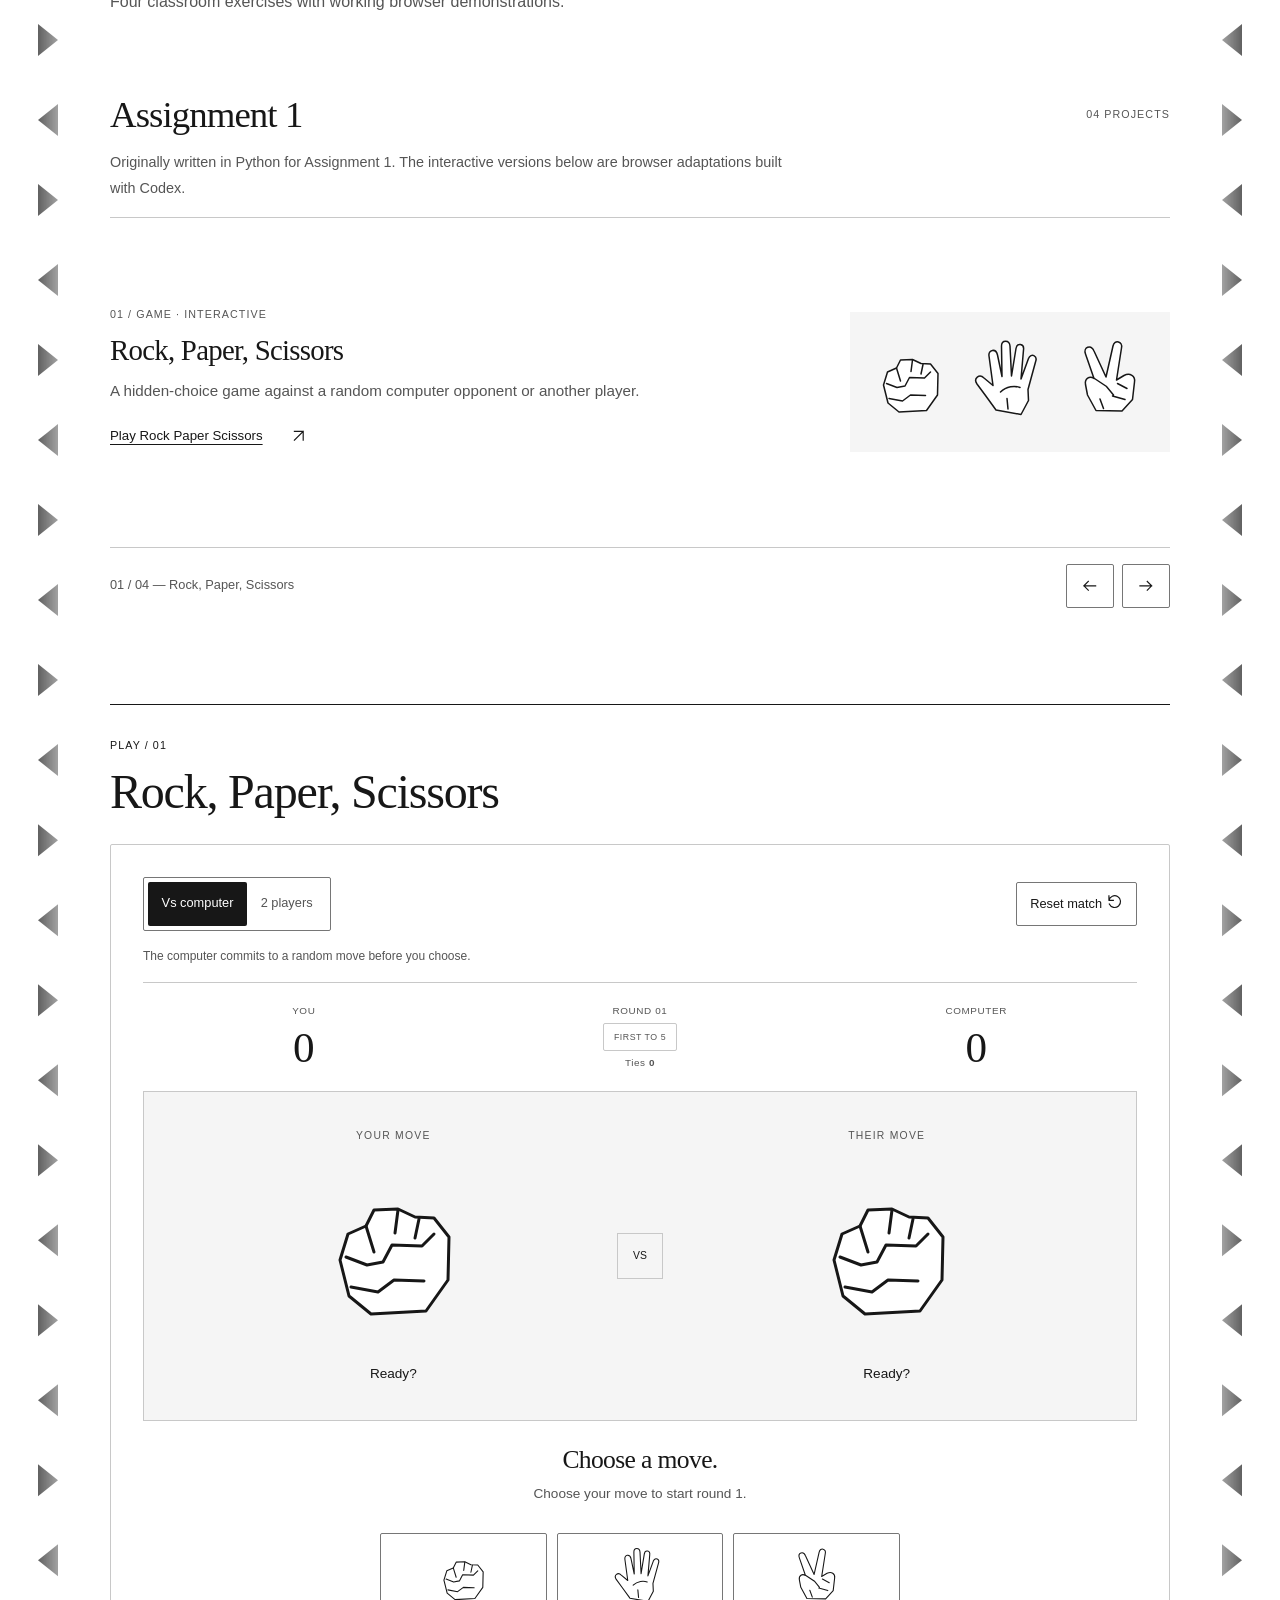
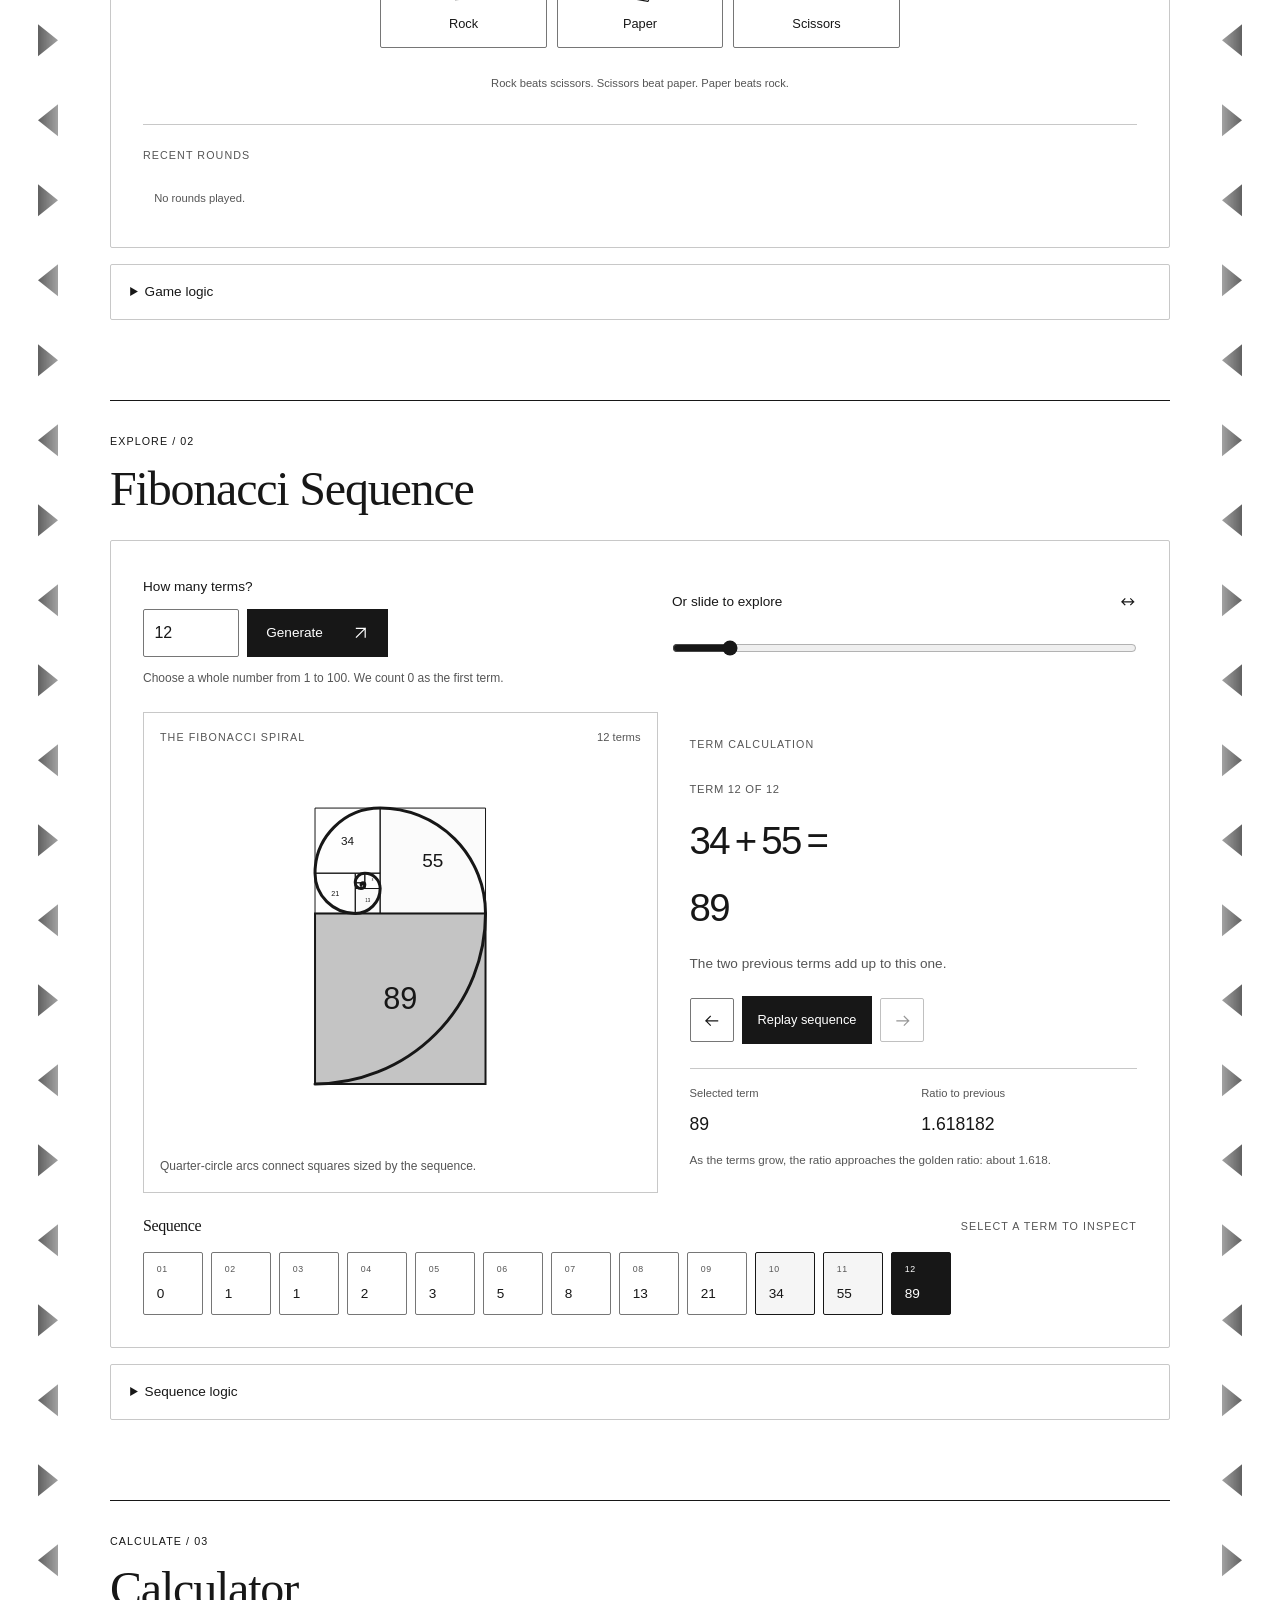
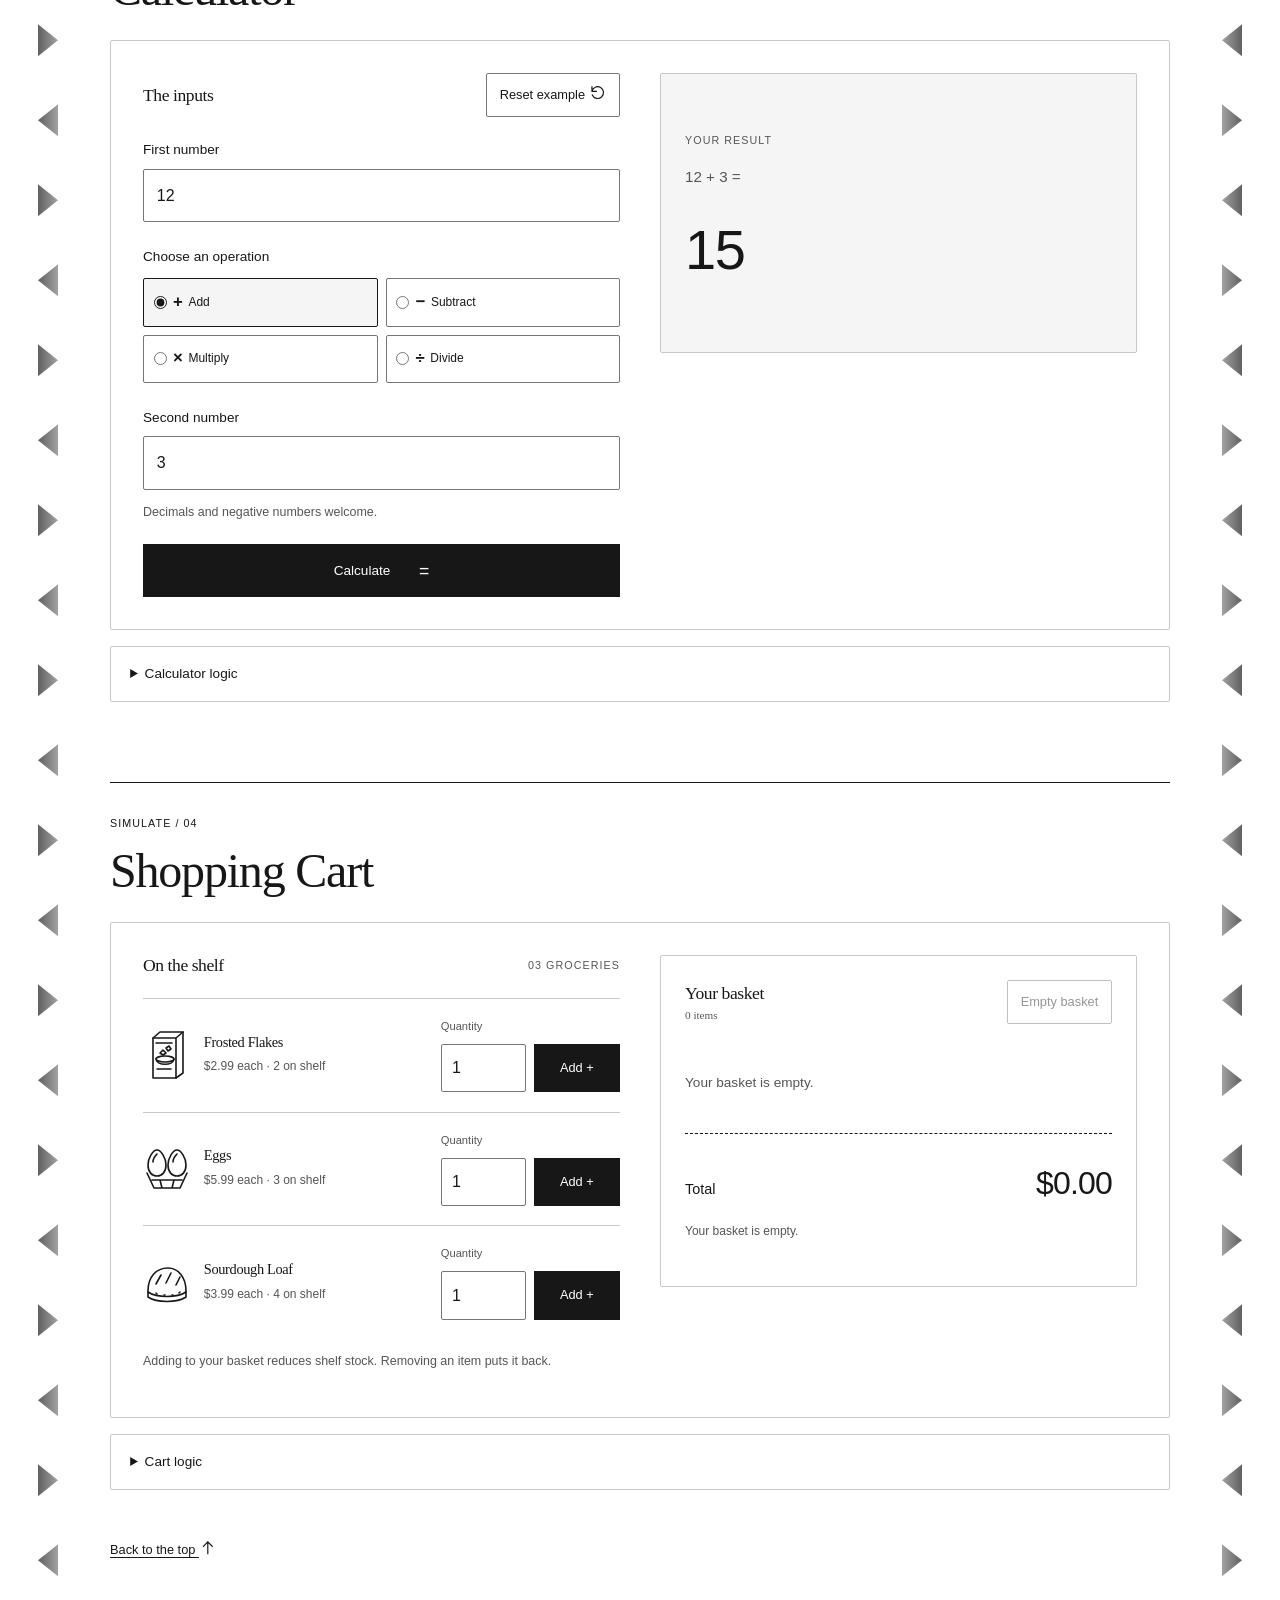
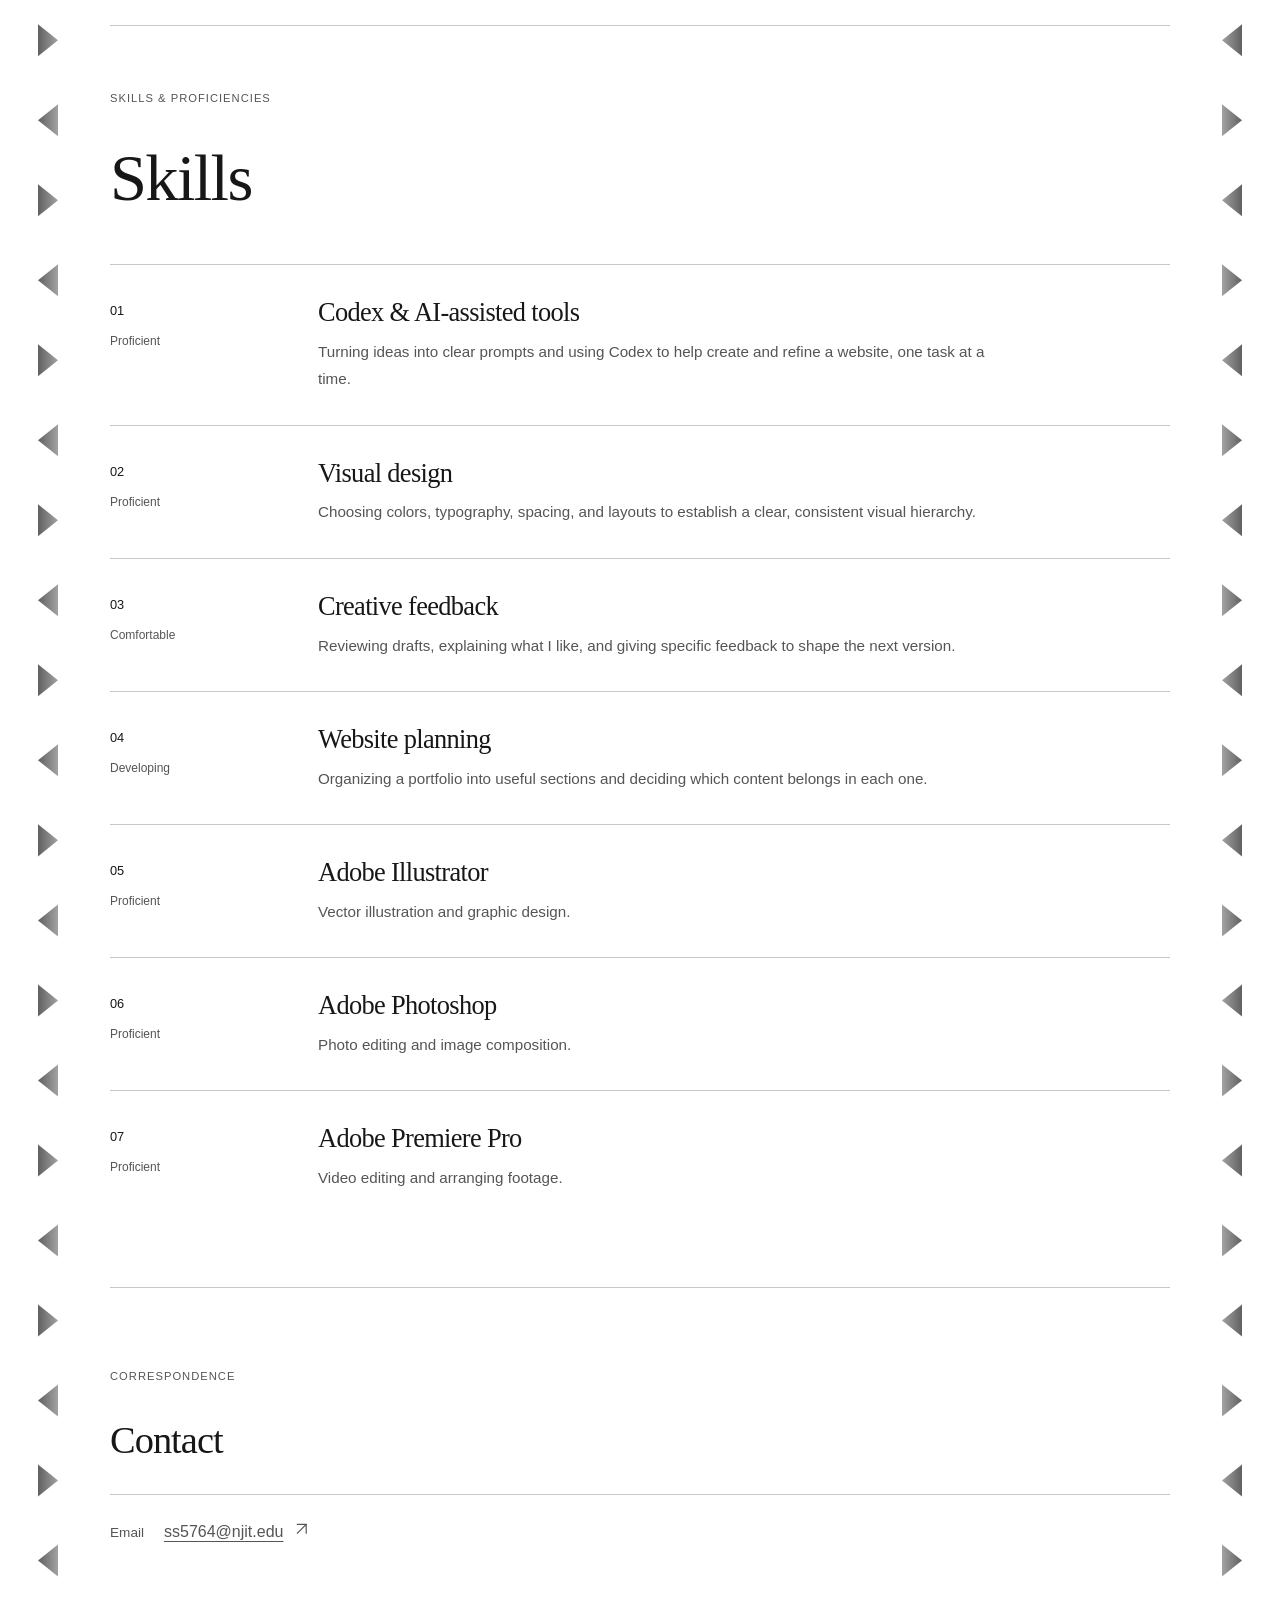
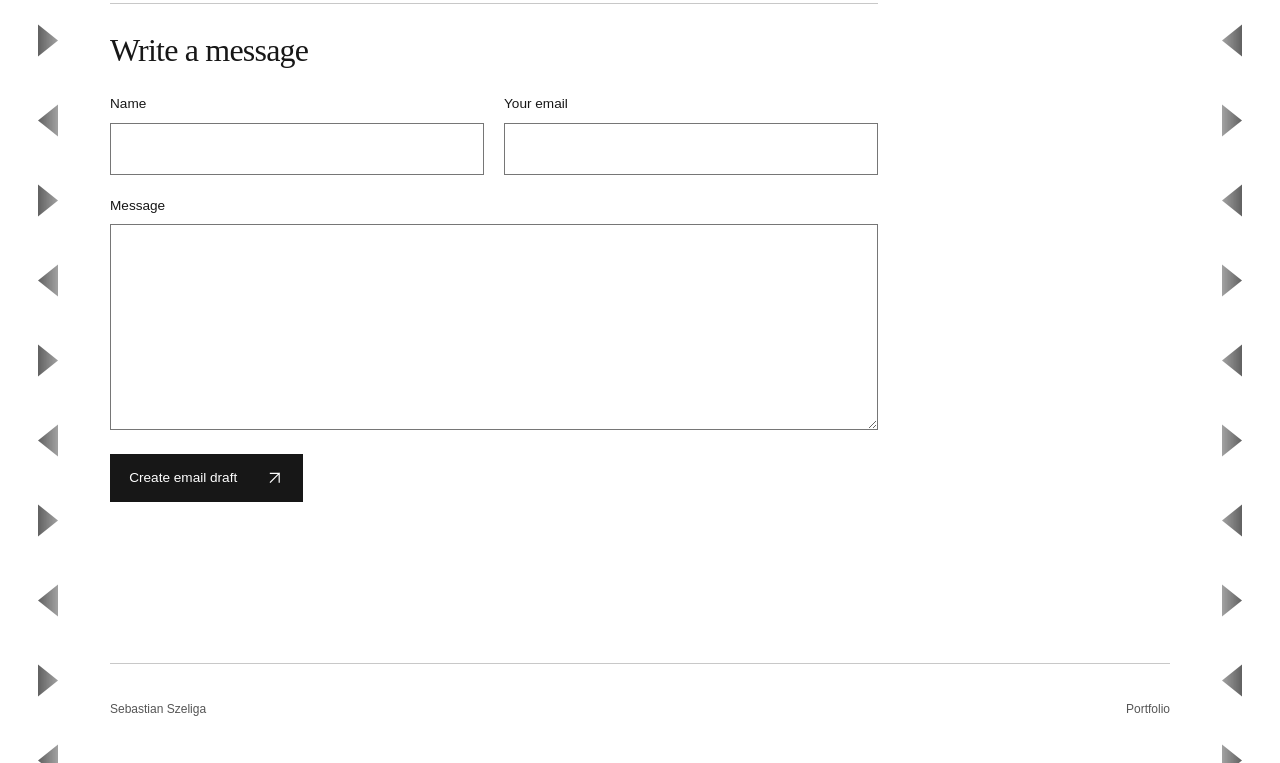
<file: skills.html>
<!doctype html>
<html lang="en">
  <head>
    <meta charset="utf-8">
    <meta name="viewport" content="width=device-width, initial-scale=1">
    <meta http-equiv="refresh" content="0; url=index.html#skills">
    <title>Skills | Sebastian Szeliga</title>
    <script src="js/theme.js?v=cae71dd46cd4"></script>
    <link rel="stylesheet" href="css/styles.css?v=afd194e6b43c">
    <script src="js/redirect.js?v=4c5da75d596e" defer></script>
  </head>
  <body>
    <main class="content-page page-width">
      <h1>Skills</h1>
      <p><a data-redirect href="index.html#skills">Continue to Skills</a></p>
    </main>
  </body>
</html>
</file>
<file: css/styles.css>
:root {
  color-scheme: light;
  -webkit-tap-highlight-color: transparent;
  --background: #ffffff;
  --surface: #ffffff;
  --panel: #f5f5f5;
  --accent: #e5e5e5;
  --text: #171717;
  --muted: #555555;
  --ink: #171717;
  --ink-hover: #383838;
  --border: #c8c8c8;
  --control-border: #767676;
  --button-text: #ffffff;
  --heading-font: "Palatino Linotype", "Book Antiqua", Palatino, Georgia, serif;
  --sunset-peach: #faf1eb;
  --sunset-rose: #fbf2f3;
  --sunset-cream: #fffdf9;
  font-family: "Segoe UI", Arial, sans-serif;
  font-weight: 400;
  color: var(--text);
  background: var(--background);
}

:root[data-theme="dark"] {
  color-scheme: dark;
  --background: #111111;
  --surface: #181818;
  --panel: #222222;
  --accent: #333333;
  --text: #f5f5f5;
  --muted: #bdbdbd;
  --ink: #f5f5f5;
  --ink-hover: #d0d0d0;
  --border: #606060;
  --control-border: #8a8a8a;
  --button-text: #111111;
}

* { box-sizing: border-box; }
[hidden] { display: none !important; }
body {
  position: relative;
  margin: 0;
  min-height: 100vh;
  line-height: 1.6;
  background-color: var(--background);
  background-image:
    radial-gradient(ellipse 70% 22rem at 0 0, var(--sunset-peach), transparent 80%),
    radial-gradient(ellipse 65% 22rem at 100% 0, var(--sunset-rose), transparent 80%),
    linear-gradient(180deg, var(--sunset-cream), var(--background) 30rem);
  background-repeat: no-repeat;
}
:root[data-theme="dark"] body { background-image: none; }
/* Sparse checkerboard triangles belong to the page and fade toward the content. */
@media (min-width: 80rem) {
  body::before, body::after {
    content: "";
    position: absolute;
    top: 0;
    bottom: 0;
    width: calc((100% - 1060px) / 2 - 2.5rem);
    background: linear-gradient(to right, var(--ink), transparent);
    -webkit-mask: url("../images/side-triangles.svg?v=865f4e142046") top left / 8rem 10rem repeat;
    mask: url("../images/side-triangles.svg?v=865f4e142046") top left / 8rem 10rem repeat;
    pointer-events: none;
  }
  body::before { left: 1rem; }
  body::after { right: 1rem; transform: scaleX(-1); }
}
.triangle-field { display: none; }
@media (min-width: 80rem) and (prefers-reduced-motion: no-preference) {
  body.has-interactive-triangles::before, body.has-interactive-triangles::after { display: none; }
  body.has-interactive-triangles .triangle-field { display: block; }
  .triangle-field {
    position: absolute;
    top: 0;
    bottom: 0;
    width: calc((100% - 1060px) / 2 - 2.5rem);
    color: var(--ink);
    pointer-events: none;
    -webkit-mask-image: linear-gradient(to right, #000, transparent);
    mask-image: linear-gradient(to right, #000, transparent);
  }
  .triangle-field-left { left: 1rem; }
  .triangle-field-right { right: 1rem; transform: scaleX(-1); }
  .triangle-field svg { display: block; width: 100%; height: 100%; overflow: hidden; }
  .triangle-field path { fill: currentColor; pointer-events: none; }
}
a { color: inherit; text-underline-offset: 0.25em; }
button { font: inherit; }
svg { display: block; max-width: 100%; }
::selection { color: var(--text); background: var(--accent); }
:focus-visible { outline: 3px solid var(--ink); outline-offset: 5px; }
/* Anchor destinations receive focus for navigation, without outlining a whole section. */
body:focus, main[tabindex="-1"]:focus, section[tabindex="-1"]:focus { outline: none; }
.page-width { width: min(100% - 2.5rem, 1060px); margin-inline: auto; }

.site-header {
  position: relative;
  display: grid;
  grid-template-columns: minmax(0, 1fr) auto;
  align-items: center;
  gap: 0.75rem 1rem;
  min-height: 88px;
  padding-block: 1rem 0;
  border-bottom: 1px solid var(--border);
}
.brand { display: inline-flex; gap: 0.6rem; align-items: center; min-width: 0; min-height: 44px; font-size: 0.95rem; font-weight: 400; letter-spacing: -0.025em; line-height: 1.3; text-decoration: none; }
.site-navigation { grid-column: 1 / -1; grid-row: 2; display: grid; grid-template-columns: repeat(5, minmax(0, 1fr)); align-items: center; gap: 0; width: 100%; padding-top: 0.35rem; border-top: 1px solid var(--border); -webkit-user-select: none; user-select: none; }
.nav-link { display: flex; align-items: center; justify-content: center; min-width: 0; min-height: 44px; padding: 0.6rem 0; color: var(--muted); text-decoration: none; font-size: 0.8rem; line-height: 1.4; text-align: center; overflow-wrap: anywhere; }
.nav-link[aria-current="location"] { color: var(--ink); box-shadow: inset 0 -1px var(--ink); }
.nav-link:focus:not(:focus-visible), .theme-toggle:focus:not(:focus-visible) { outline: none; }
.theme-toggle { grid-column: 2; grid-row: 1; display: grid; place-items: center; flex-shrink: 0; width: 44px; height: 44px; margin-left: 0; padding: 0.7rem; border: 0; border-radius: 0; background: transparent; color: var(--ink); cursor: pointer; }

@media (max-width: 59.99rem) {
  .site-header.scroll-header { position: sticky; top: 0; z-index: 30; background: var(--background); }
  .site-header.scroll-header.is-header-hidden { transform: translateY(calc(-100% - 1px)); }
  .site-header.scroll-header:has(:focus-visible) { transform: none; }
  main > section { scroll-margin-top: 9rem; }
}
@media (max-width: 59.99rem) and (prefers-reduced-motion: no-preference) {
  .site-header.scroll-header { transition: transform 180ms ease, background-color 280ms ease; }
}

.theme-toggle svg { fill: none; stroke: currentColor; stroke-width: 1.8; stroke-linecap: round; stroke-linejoin: round; }
.theme-sun, .theme-moon { transform-origin: 12px 12px; }
.theme-moon { opacity: 0; transform: rotate(-45deg) scale(0.6); }
[data-theme="dark"] .theme-sun { opacity: 0; transform: rotate(90deg) scale(0.6); }
[data-theme="dark"] .theme-moon { opacity: 1; transform: rotate(0) scale(1); }

.hero { display: grid; grid-template-columns: minmax(0, 1fr); gap: 2rem; padding-block: 3.5rem 4rem; }
.hero-copy { min-width: 0; max-width: 53rem; }
.hero-bulb { display: grid; place-items: center; width: min(100%, 20rem); aspect-ratio: 1; margin: 0 auto; }
/* The square reserves enough room for the image's rotated bounds. */
.home-lightbulb { display: block; width: 60%; height: auto; transform: rotate(-35deg); }
.page-intro > .button { margin-top: 1.5rem; }
.eyebrow { margin: 0 0 1.7rem; color: var(--muted); font-size: 0.7rem; font-weight: 400; letter-spacing: 0.09em; text-transform: uppercase; }
h1 { margin: 0; font-family: var(--heading-font); font-size: clamp(2.25rem, 5vw, 4.2rem); line-height: 1.1; font-weight: 400; letter-spacing: -0.035em; }
h1 span { color: var(--ink); }
.hero-description { max-width: 34rem; margin: 1.5rem 0 1.8rem; color: var(--muted); font-size: 1rem; line-height: 1.8; }
.button { display: inline-flex; gap: 1.8rem; align-items: center; justify-content: center; min-height: 48px; padding: 0.8rem 1.2rem; color: var(--button-text); background: var(--ink); border-radius: 0; text-decoration: none; font-size: 0.85rem; font-weight: 400; }
.button span { font-size: 1.1rem; }

h2, h3, h4, h5 { margin: 0; font-family: var(--heading-font); font-size: clamp(2rem, 4vw, 3rem); font-weight: 400; letter-spacing: -0.025em; line-height: 1.15; }
.site-footer { display: flex; flex-wrap: wrap; justify-content: space-between; gap: 0 1rem; margin-top: 4rem; padding-block: 1.5rem 2rem; border-top: 1px solid var(--border); color: var(--muted); font-size: 0.75rem; }
.site-footer span { margin-left: 0.4rem; color: var(--ink); }

.contact-layout { display: grid; align-content: start; gap: 2.5rem; padding-block: 3rem 2rem; }
.contact-intro { min-width: 0; }
.contact-intro .section-title { font-size: clamp(2rem, 3vw, 2.5rem); }
.contact-intro .section-title span, .skills-intro .section-title span { color: var(--ink); }
.contact-card { display: flex; flex-wrap: wrap; align-items: baseline; gap: 0.25rem 1.25rem; width: 100%; min-width: 0; padding: 1rem 0; border-top: 1px solid var(--border); background: transparent; }
.contact-card :is(h2, h3) { margin: 0; color: var(--muted); font-family: inherit; font-size: 0.85rem; font-weight: 400; letter-spacing: normal; }
.contact-card :is(h2, h3) span { color: var(--ink); }
.contact-card .eyebrow { margin-bottom: 1rem; letter-spacing: 0.12em; }
.contact-email { display: inline-flex; align-items: baseline; gap: 0.6rem; max-width: 100%; min-height: 44px; padding-block: 0.5rem; color: var(--muted); font-size: 1rem; overflow-wrap: anywhere; text-decoration-thickness: 1px; }

.skills-section { padding-block: 4rem 1rem; }
.skills-intro .section-title { font-size: clamp(2.5rem, 5.2vw, 4.3rem); }
.skills-intro .hero-description { max-width: 34rem; }
.skills-grid { display: grid; gap: 0; margin: 2.5rem 0 0; padding: 0; list-style: none; }
.skill-card { min-width: 0; padding: 1.75rem 0; border-top: 1px solid var(--border); background: transparent; }
.skill-card-top { display: flex; align-items: center; justify-content: space-between; gap: 1rem; }
.skill-number { color: var(--ink); font-size: 0.8rem; font-weight: 400; }
.skill-level { color: var(--muted); font-size: 0.75rem; font-weight: 400; }
.skill-card :is(h2, h3) { margin: 0.75rem 0; font-size: 1.65rem; font-weight: 400; letter-spacing: -0.025em; }
.skill-card > p { max-width: 42rem; margin: 0; color: var(--muted); line-height: 1.8; font-size: 0.95rem; }
main > section { scroll-margin-top: 2rem; }
.content-page { min-height: 65vh; padding-block: 3rem 2rem; }
.content-page > .skills-section, .content-page > .contact-layout { padding-block: 0; }
.page-intro .section-title { font-size: clamp(2.5rem, 5.2vw, 4.3rem); }
.page-intro .hero-description { max-width: 34rem; }
.about-layout { display: grid; align-content: start; align-items: start; gap: 2.5rem; }
.education-card, .project-status { width: 100%; min-width: 0; padding: 1.75rem 0; border-top: 1px solid var(--border); background: transparent; }
.education-card :is(h2, h3), .project-status :is(h2, h3) { font-size: clamp(1.7rem, 3vw, 2.3rem); }
.education-card .eyebrow { margin-bottom: 1rem; }
.education-details { display: grid; gap: 0; margin: 1.5rem 0 0; }
.education-details > div { padding-block: 1rem; border-bottom: 1px solid var(--border); }
.education-details dt { margin-bottom: 0.3rem; color: var(--muted); font-size: 0.8rem; }
.education-details dd { margin: 0; line-height: 1.7; }
.project-status { margin-top: 2.5rem; }
.project-status p { max-width: 34rem; margin: 1rem 0 0; color: var(--muted); line-height: 1.8; }
.project-status-icon { display: grid; place-items: center; width: 60px; height: 60px; margin-bottom: 1.5rem; border-radius: 2px; background: var(--panel); color: var(--ink); }

/* Project collection and browser demonstrations. */
.visually-hidden { position: absolute; width: 1px; height: 1px; padding: 0; margin: -1px; overflow: hidden; clip-path: inset(50%); white-space: nowrap; border: 0; }
.projects-page { overflow-wrap: anywhere; }
.projects-intro { display: block; padding-bottom: 3rem; }
.projects-intro .eyebrow { font-size: 0.63rem; letter-spacing: 0.1em; }
.projects-intro .section-title { font-size: clamp(2.55rem, 5vw, 4.3rem); }
.collection-heading { display: flex; flex-wrap: wrap; align-items: center; justify-content: space-between; gap: 1rem; }
.collection-heading :is(h2, h3) { font-size: clamp(1.7rem, 3vw, 2.3rem); }
.small-label, .project-tag { font-size: 0.67rem; font-weight: 400; letter-spacing: 0.1em; color: var(--muted); }
.collection-description { max-width: 42rem; font-size: 0.9rem; color: var(--muted); line-height: 1.8; }
.project-grid { display: grid; gap: 0; }
.project-card { display: grid; min-width: 0; padding-block: 1.5rem; gap: 1rem; border-top: 1px solid var(--border); background: transparent; }
.project-thumbnail { display: block; width: 100%; max-width: 260px; height: auto; aspect-ratio: 2.3; object-fit: contain; background: var(--panel); }
.rps-thumbnail { display: flex; align-items: center; justify-content: center; padding: 0.8rem; background: var(--panel); }
.rps-thumbnail img { width: 34%; height: auto; }
.project-card-copy { min-width: 0; padding: 0; }
.project-card .project-title { margin: 0.4rem 0 0.65rem; font-family: var(--heading-font); font-size: 1.8rem; font-weight: 400; letter-spacing: -0.025em; }
.project-card p:not(.project-tag) { max-width: 36rem; margin: 0.6rem 0; color: var(--muted); font-size: 0.95rem; line-height: 1.75; }
.project-card a, .project-card summary { color: var(--ink); font-size: 0.83rem; font-weight: 400; }
.project-card a { display: inline-flex; gap: 1.7rem; align-items: center; min-height: 44px; text-underline-offset: 0.3em; }
summary { cursor: pointer; line-height: 1.6; }
.project-card summary { padding-block: 0.65rem; }
.project-lab { margin-top: 5rem; padding-top: 2rem; border-top: 1px solid var(--ink); }
.lab-heading { display: flex; flex-wrap: wrap; justify-content: space-between; align-items: end; gap: 1rem; margin-bottom: 1.5rem; }
.lab-heading :is(h2, h3) { font-size: clamp(2rem, 4vw, 3rem); }
.lab-heading > p { color: var(--muted); font-size: 0.9rem; line-height: 1.7; margin: 0; }
.lab-heading .project-tag { margin-top: 0; color: var(--ink); }
.rps-game, .fib-explorer { padding: 1rem; background: var(--surface); border: 1px solid var(--border); border-radius: 2px; box-shadow: none; }
.game-toolbar { display: flex; flex-wrap: wrap; align-items: center; justify-content: space-between; gap: 0.75rem; }
.mode-switch { display: inline-flex; padding: 4px; border: 1px solid var(--control-border); border-radius: 2px; background: var(--background); }
.mode-switch button { min-height: 44px; padding: 0.6rem 0.85rem; color: var(--muted); background: transparent; border: 0; border-radius: 2px; font-size: 0.8rem; cursor: pointer; }
.mode-switch button[aria-pressed="true"] { background: var(--ink); color: var(--button-text); box-shadow: none; }
.quiet-button { min-width: 44px; min-height: 44px; padding: 0.6rem 0.8rem; border: 1px solid var(--control-border); border-radius: 2px; background: var(--background); color: var(--text); cursor: pointer; font-size: 0.8rem; }
.projects-page .button { border: 0; cursor: pointer; }
.projects-page button:disabled { opacity: 0.45; cursor: default; }
.game-settings { display: flex; flex-wrap: wrap; align-items: center; gap: 0.6rem 1rem; padding-block: 1rem; }
.game-settings p { flex: 1 1 17rem; margin: 0; font-size: 0.75rem; color: var(--muted); line-height: 1.6; }
.scoreboard { display: grid; grid-template-columns: 1fr 1.2fr 1fr; align-items: center; padding: 1.25rem 0.5rem; border-top: 1px solid var(--border); }
.scoreboard > div { display: grid; justify-items: center; gap: 0.3rem; }
.scoreboard span { color: var(--muted); font-size: 0.62rem; letter-spacing: 0.06em; }
.scoreboard strong { color: var(--text); font-family: var(--heading-font); font-size: 2.7rem; font-weight: 400; font-variant-numeric: tabular-nums; line-height: 1.1; }
.scoreboard .scoreboard-divider { border: 1px solid var(--border); padding: 0.35rem 0.6rem; border-radius: 2px; font-size: 0.55rem; }
.arena { display: grid; grid-template-columns: minmax(0, 1fr) auto minmax(0, 1fr); align-items: center; gap: 0.4rem; min-height: 230px; padding: 1.5rem 0.5rem; border: 1px solid var(--border); color: var(--text); background: var(--panel); }
.arena-hand { display: grid; justify-items: center; gap: 0.6rem; }
.arena-hand > span { color: var(--muted); font-size: 0.65rem; letter-spacing: 0.12em; }
.arena-hand img { width: min(100%, 165px); height: auto; }
.arena-hand strong { font-size: 0.85rem; font-weight: 400; }
.versus { display: grid; place-items: center; width: 34px; height: 34px; border: 1px solid var(--border); color: var(--text); font-size: 0.65rem; font-weight: 400; }
.arena[data-winner="one"] .arena-hand:first-of-type img, .arena[data-winner="two"] .arena-hand:last-child img { outline: 1px solid var(--ink); outline-offset: 4px; }
.game-announcement { padding: 1.5rem 0 1rem; text-align: center; }
.game-announcement :is(h3, h4) { margin: 0; font-size: clamp(1.1rem, 2.2vw, 1.6rem); font-weight: 400; letter-spacing: -0.025em; }
.game-announcement p { min-height: 2.5em; margin: 0.5rem 0 0; color: var(--muted); font-size: 0.85rem; line-height: 1.6; }
.move-controls { display: grid; grid-template-columns: repeat(3, minmax(0, 1fr)); gap: 0.6rem; max-width: 520px; margin: auto; }
.move-controls button { display: grid; justify-items: center; min-width: 0; padding: 0.5rem 0.2rem 0.8rem; border: 1px solid var(--control-border); border-radius: 2px; background: var(--background); color: var(--text); cursor: pointer; }
.move-controls img { width: 72px; max-width: 100%; height: auto; }
.move-controls span { font-size: 0.8rem; font-weight: 400; }
.round-actions { display: flex; flex-wrap: wrap; justify-content: center; align-items: center; gap: 0.6rem 1.5rem; margin-top: 1rem; }
.round-actions p { color: var(--muted); font-size: 0.7rem; text-align: center; line-height: 1.6; }
.round-history { margin-top: 1.2rem; padding-top: 1rem; border-top: 1px solid var(--border); }
.round-history ol { display: flex; flex-wrap: wrap; gap: 0.5rem; list-style: none; padding: 0; margin-bottom: 0; }
.round-history li { color: var(--muted); padding: 0.5rem 0.7rem; background: var(--background); border-radius: 2px; font-size: 0.7rem; line-height: 1.5; }
.handoff-screen { display: grid; justify-items: center; align-content: center; min-height: 300px; padding: 1.5rem; border-radius: 2px; background: var(--panel); text-align: center; }
.handoff-symbol { color: var(--ink); font-size: 3rem; }
.handoff-screen :is(h3, h4) { font-size: 1.5rem; margin: 0.5rem 0; letter-spacing: -0.04em; }
.handoff-screen p { color: var(--muted); font-size: 0.9rem; line-height: 1.8; }
.logic-notes { margin-top: 1rem; padding: 1rem 1.2rem; border: 1px solid var(--border); border-radius: 2px; background: var(--surface); }
.logic-notes summary { font-size: 0.85rem; font-weight: 400; color: var(--ink); }
.logic-notes p { max-width: 58rem; color: var(--muted); font-size: 0.85rem; line-height: 1.8; }
.logic-notes pre { padding: 1rem; background: var(--background); border-radius: 2px; font-size: 0.8rem; line-height: 1.8; white-space: pre-wrap; overflow-wrap: anywhere; }
.fib-controls { display: grid; gap: 1rem; padding-bottom: 1.5rem; }
.fib-controls label { font-size: 0.85rem; font-weight: 400; }
.fib-input-row { display: flex; gap: 0.5rem; margin-top: 0.65rem; }
.fib-input-row input { min-width: 0; width: 6rem; min-height: 48px; padding: 0.65rem; border: 1px solid var(--control-border); border-radius: 2px; background: var(--background); color: var(--text); font: inherit; }
.fib-input-row input[aria-invalid="true"] { border: 2px solid var(--ink); }
.fib-controls form p { color: var(--muted); font-size: 0.75rem; line-height: 1.6; margin-bottom: 0; }
.fib-controls form .input-error { color: var(--text); font-weight: 400; }
.input-error:empty { display: none; }
.range-label { display: grid; gap: 0.8rem; align-content: center; }
.range-caption { display: flex; align-items: center; justify-content: space-between; gap: 0.75rem; }
.range-label input { width: 100%; min-height: 44px; accent-color: var(--ink); cursor: pointer; margin: 0; }
.fib-workspace { display: grid; gap: 1rem; }
.fib-visual { display: flex; flex-direction: column; justify-content: space-between; min-width: 0; padding: 1rem; border: 1px solid var(--border); background: var(--surface); }
.visual-topline { display: flex; flex-wrap: wrap; justify-content: space-between; gap: 0.5rem; }
.visual-topline > span:last-child { color: var(--muted); font-size: 0.7rem; }
#fib-spiral { display: block; width: 100%; height: 260px; margin-block: 0.5rem; overflow: visible; }
#fib-squares rect { fill: var(--accent); fill-opacity: 0.15; stroke: var(--ink); stroke-opacity: 1; stroke-width: 1; vector-effect: non-scaling-stroke; }
#fib-squares rect:nth-child(3n) { fill: var(--panel); }
#fib-squares rect:nth-child(3n + 1) { fill: var(--panel); }
#fib-squares rect.is-current { fill: var(--ink); fill-opacity: 0.25; stroke-opacity: 1; stroke-width: 2; }
#fib-squares text { fill: var(--text); text-anchor: middle; dominant-baseline: central; font-weight: 400; }
#fib-curve { fill: none; stroke: var(--ink); stroke-width: 3; vector-effect: non-scaling-stroke; stroke-linecap: round; }
.fib-visual > p { color: var(--muted); font-size: 0.75rem; line-height: 1.6; margin-bottom: 0; }
.fib-step-panel { display: flex; flex-direction: column; align-items: flex-start; padding: 1.5rem 0.5rem; min-width: 0; }
#fib-step-label { margin: 1.75rem 0 0.65rem; font-size: 0.7rem; letter-spacing: 0.06em; color: var(--muted); }
.fib-equation { display: flex; flex-wrap: wrap; align-items: baseline; gap: 0.35rem; width: 100%; font-size: clamp(1.2rem, 3vw, 2.5rem); font-weight: 400; letter-spacing: -0.04em; font-variant-numeric: tabular-nums; }
.fib-equation span { overflow-wrap: anywhere; min-width: 0; }
.fib-equation strong { flex-basis: 100%; color: var(--ink); font-weight: 400; overflow-wrap: anywhere; }
#fib-explanation { font-size: 0.85rem; color: var(--muted); line-height: 1.7; }
.step-controls { display: flex; flex-wrap: wrap; max-width: 100%; gap: 0.5rem; align-items: center; margin: 0.5rem 0 1.5rem; }
.step-controls .button { padding-inline: 1rem; gap: 0; font-size: 0.8rem; }
.fib-stats { display: grid; gap: 1rem; margin: auto 0 0; width: 100%; padding-top: 1rem; border-top: 1px solid var(--border); }
.fib-stats dt { font-size: 0.7rem; color: var(--muted); margin-bottom: 0.4rem; }
.fib-stats dd { font-size: 1.1rem; margin: 0; font-variant-numeric: tabular-nums; overflow-wrap: anywhere; }
.ratio-note { color: var(--muted); font-size: 0.73rem; line-height: 1.7; margin-bottom: 0; }
.sequence-heading { display: flex; flex-wrap: wrap; gap: 0.7rem; align-items: center; justify-content: space-between; margin: 1.5rem 0 1rem; }
.sequence-heading :is(h3, h4) { font-size: 1rem; margin: 0; font-weight: 400; }
.fib-sequence { display: flex; flex-wrap: wrap; gap: 0.5rem; }
.fib-sequence button { display: grid; gap: 0.4rem; flex: 0 1 auto; max-width: 100%; min-width: 60px; min-height: 62px; padding: 0.6rem 0.8rem; background: var(--background); color: var(--text); border: 1px solid var(--control-border); border-radius: 2px; cursor: pointer; text-align: left; font-size: 0.85rem; overflow-wrap: anywhere; }
.fib-sequence button > span:first-child { font-size: 0.55rem; color: var(--muted); letter-spacing: 0.05em; }
.fib-sequence button[aria-pressed="true"] { color: var(--button-text); background: var(--ink); border-color: var(--ink); }
.fib-sequence button[aria-pressed="true"] > span:first-child { color: inherit; }
.fib-sequence button.is-previous { background: var(--panel); border-color: var(--ink); }
.project-endnote { display: flex; flex-wrap: wrap; justify-content: space-between; gap: 1rem; margin: 3rem 0 0; color: var(--muted); font-size: 0.8rem; line-height: 1.8; }
.project-endnote a { color: var(--ink); }
.fallback-note { padding: 1.5rem; background: var(--panel); border-radius: 2px; line-height: 1.8; }
.utility-demo { display: grid; gap: 1.5rem; padding: 1rem; border: 1px solid var(--border); border-radius: 2px; background: var(--surface); box-shadow: none; }
.utility-demo > * { min-width: 0; }
.utility-toolbar { display: flex; flex-wrap: wrap; align-items: center; justify-content: space-between; gap: 0.7rem; margin-bottom: 1.4rem; }
.utility-toolbar :is(h3, h4), .calculation-history :is(h3, h4) { font-size: 1.1rem; letter-spacing: -0.025em; font-weight: 400; margin: 0; }
.calculator-form > label { display: block; margin-block: 1rem 0.5rem; font-size: 0.85rem; font-weight: 400; }
.calculator-form > input { display: block; width: 100%; min-height: 52px; border: 1px solid var(--control-border); border-radius: 2px; padding: 0.8rem; font: inherit; color: var(--text); background: var(--background); }
.utility-demo input[aria-invalid="true"] { border-color: var(--ink); outline: 2px solid var(--ink); outline-offset: 1px; }
.operation-options { display: grid; grid-template-columns: repeat(2, minmax(0, 1fr)); gap: 0.5rem; padding: 0; margin: 1.5rem 0; border: 0; }
.operation-options legend { padding: 0; margin-bottom: 0.65rem; font-size: 0.85rem; font-weight: 400; }
.operation-options label { display: flex; align-items: center; gap: 0.4rem; min-height: 48px; padding: 0.6rem; border: 1px solid var(--control-border); border-radius: 2px; background: var(--background); cursor: pointer; }
.operation-options label:has(input:checked) { border-color: var(--ink); background: var(--panel); }
.operation-options label:has(input:focus-visible) { outline: 2px solid var(--ink); outline-offset: 2px; }
.operation-options input { margin: 0; accent-color: var(--ink); }
.operation-options span { display: flex; align-items: center; flex-wrap: wrap; gap: 0.35rem; font-size: 0.75rem; }
.operation-options b { font-size: 1.05rem; color: var(--ink); }
.utility-help { font-size: 0.78rem; color: var(--muted); line-height: 1.7; }
.utility-demo .input-error { font-size: 0.8rem; line-height: 1.7; color: var(--text); font-weight: 400; }
.calculator-form > .button { margin-top: 0.5rem; width: 100%; }
.calculator-results { display: flex; flex-direction: column; gap: 1.5rem; }
.calculator-display { display: flex; flex-direction: column; justify-content: center; min-height: 230px; padding: 1.5rem; border: 1px solid var(--border); border-radius: 2px; background: var(--panel); }
.calculator-display p { color: var(--muted); font-size: 0.95rem; line-height: 1.7; font-variant-numeric: tabular-nums; }
.calculator-display strong { color: var(--ink); font-size: clamp(2.2rem, 5vw, 3.5rem); font-weight: 400; letter-spacing: -0.025em; overflow-wrap: anywhere; }
.shelf-item { display: grid; grid-template-columns: 48px minmax(0, 1fr); align-items: center; gap: 0.8rem; padding: 1.2rem 0; border-top: 1px solid var(--border); }
.grocery-mark { display: grid; place-items: center; width: 48px; height: 58px; }
.grocery-mark img { display: block; width: 48px; height: 58px; }
.grocery-copy h5, .basket-line-heading h5 { margin: 0; font-size: 0.9rem; font-weight: 400; }
.grocery-copy p, .basket-line-heading p { margin: 0.4rem 0 0; color: var(--muted); font-size: 0.75rem; line-height: 1.7; }
.grocery-copy p span { display: inline-block; }
.shelf-controls { grid-column: 1 / -1; }
.shelf-controls label { display: block; margin-bottom: 0.5rem; color: var(--muted); font-size: 0.7rem; }
.shelf-controls > div { display: flex; gap: 0.5rem; }
.shelf-controls input { flex: 1; min-width: 0; width: 4rem; min-height: 48px; padding: 0.65rem; font: inherit; border: 1px solid var(--control-border); border-radius: 2px; background: var(--background); color: var(--text); }
.shelf-controls .button { flex: 1; gap: 0.3rem; padding: 0.75rem; font-size: 0.8rem; }
.shelf-item .input-error { grid-column: 1 / -1; margin: 0; }
.basket-panel { align-self: start; padding: 1rem; border: 1px solid var(--border); border-radius: 2px; background: var(--background); }
.basket-panel .utility-toolbar :is(h3, h4) { display: grid; gap: 0.35rem; }
#cart-item-count { color: var(--muted); font-size: 0.7rem; font-weight: 400; letter-spacing: 0; }
.basket-empty { padding-block: 1.5rem; color: var(--muted); font-size: 0.85rem; line-height: 1.8; }
.cart-lines { list-style: none; padding: 0; margin: 0; }
.cart-lines li { padding-block: 1.2rem; border-top: 1px solid var(--border); }
.basket-line-heading { display: flex; flex-wrap: wrap; justify-content: space-between; gap: 0.5rem; }
.basket-line-heading strong { font-size: 0.9rem; font-weight: 400; font-variant-numeric: tabular-nums; }
.basket-line-controls { display: flex; flex-wrap: wrap; align-items: center; justify-content: space-between; gap: 0.5rem; margin-top: 0.8rem; }
.quantity-stepper { display: inline-flex; align-items: center; gap: 0.6rem; }
.quantity-stepper > span { min-width: 1rem; text-align: center; font-size: 0.8rem; font-variant-numeric: tabular-nums; }
.quantity-stepper .quiet-button { background: var(--surface); font-size: 1.1rem; }
.remove-item { min-height: 44px; padding: 0.5rem 0; border: 0; color: var(--ink); background: transparent; text-decoration: underline; text-underline-offset: 0.2em; font-size: 0.75rem; cursor: pointer; }
.basket-total { display: flex; flex-wrap: wrap; align-items: baseline; justify-content: space-between; gap: 0.5rem; padding-top: 1.5rem; border-top: 1px dashed var(--ink); }
.basket-total > span { font-size: 0.9rem; }
.basket-total strong { color: var(--ink); font-weight: 400; font-size: 2rem; font-variant-numeric: tabular-nums; letter-spacing: -0.025em; }
.cart-status { min-height: 3.4em; margin-bottom: 0; font-size: 0.75rem; line-height: 1.7; color: var(--muted); }
@media (min-width: 36rem) {
  .utility-demo { padding: 1.75rem; }
  .shelf-item { grid-template-columns: 48px minmax(0, 1fr) minmax(150px, 0.8fr); }
  .shelf-controls { grid-column: auto; }
}
@media (min-width: 60rem) {
  .utility-demo { padding: 2rem; gap: 2.5rem; }
  .calculator-layout, .cart-layout { grid-template-columns: minmax(0, 1fr) minmax(0, 1fr); }
  .calculator-display { min-height: 280px; }
  .basket-panel { padding: 1.5rem; }
}
@media (min-width: 36rem) {
  .rps-game, .fib-explorer { padding: 1.75rem; }
  .arena { min-height: 310px; padding-inline: 2rem; }
  .arena-hand img { width: 190px; }
  .arena-hand > span { font-size: 0.65rem; }
  .versus { width: 46px; height: 46px; }
  .fib-controls { grid-template-columns: 1fr 1fr; gap: 2rem; }
  .fib-stats { grid-template-columns: minmax(0, 1fr) minmax(0, 1fr); }
}
@media (min-width: 60rem) {
  .project-card .project-title { min-height: 0; }
  .rps-game, .fib-explorer { padding: 2rem; }
  .arena { min-height: 330px; }
  .arena-hand img { width: 200px; }
  .fib-workspace { grid-template-columns: minmax(0, 1.15fr) minmax(0, 1fr); gap: 2rem; }
  #fib-spiral { height: 320px; }
  .fib-step-panel { padding-inline: 0; }
  .fib-controls { gap: 4rem; }
}
@media (prefers-reduced-motion: no-preference) {
  .move-controls button { transition: transform 180ms ease, background-color 280ms ease, border-color 280ms ease; }
  .arena.is-shaking .arena-hand img { animation: hand-shake 200ms ease-in-out 3; }
  .arena.is-revealed .arena-hand img { animation: hand-reveal 380ms cubic-bezier(0.2, 1.4, 0.5, 1); }
  @keyframes hand-shake { 50% { translate: 0 -15px; } }
  @keyframes hand-reveal { from { opacity: 0.3; scale: 0.8; } to { opacity: 1; scale: 1; } }
}

@media (max-width: 28rem) {
  .site-header { gap: 0.5rem; }
}

@media (min-width: 48rem) {
  .page-width { width: min(100% - 5rem, 1060px); }
  .brand { font-size: 1rem; }
  .hero { padding-block: 5rem 4.5rem; }
  .eyebrow { margin-bottom: 2rem; font-size: 0.7rem; }
  .contact-layout { grid-template-columns: minmax(0, 1fr); align-items: start; gap: 2rem; }
  .contact-intro { padding-top: 1rem; }

  .skills-section { padding-top: 5rem; }


  .content-page { padding-top: 4.5rem; }
  .about-layout { grid-template-columns: minmax(0, 1fr); gap: 2rem; }

}

@media (prefers-reduced-motion: no-preference) {
  html { scroll-behavior: smooth; }
  /* Ease palette changes without animating layout or delaying navigation. */
  :root, body, body *, body *::before, body *::after {
    transition: background-color 280ms ease, color 280ms ease,
      border-color 280ms ease, fill 280ms ease, stroke 280ms ease;
  }
  .theme-sun, .theme-moon { transition: opacity 250ms ease, transform 400ms cubic-bezier(0.22, 1, 0.36, 1); }
  .page-enter { animation: page-enter 560ms cubic-bezier(0.16, 1, 0.3, 1); }

  @keyframes page-enter {
    from { opacity: 0; transform: translateY(8px); }
    to { opacity: 1; transform: translateY(0); }
  }

  .scroll-reveal {
    transition: opacity 550ms ease, transform 550ms cubic-bezier(0.22, 1, 0.36, 1),
      background-color 280ms ease, color 280ms ease, border-color 280ms ease;
  }
  .scroll-reveal.reveal-pending:not(:focus-within) {
    opacity: 0;
    transform: translateY(12px);
  }
  .skill-card.scroll-reveal:nth-child(even) { transition-delay: 90ms, 90ms, 0ms, 0ms, 0ms; }
  .scroll-reveal:focus-within { transition: none; }
}

/* Monochrome vector assets retain contrast in the optional dark theme. */
[data-theme="dark"] img[src*="images/"]:not(.home-lightbulb) { filter: invert(1); }
[data-theme="dark"] img.project-thumbnail { background: #dddddd; }

/* Editorial sections use the same rule and spacing across all five pages. */
.hero-actions { display: flex; flex-wrap: wrap; align-items: center; gap: 1rem 1.75rem; }
.text-link { display: inline-flex; align-items: center; gap: 1rem; min-height: 48px; font-size: 0.85rem; }
.project-tag { margin-top: 0; }
@media (min-width: 36rem) {
  .project-card { grid-template-columns: minmax(0, 1fr) 180px; align-items: center; gap: 2rem; padding-block: 1.75rem; }
  .project-card .project-thumbnail { grid-column: 2; grid-row: 1; }
  .project-card-copy { grid-column: 1; grid-row: 1; }
  .education-details > div { display: grid; grid-template-columns: 9rem minmax(0, 1fr); gap: 1rem; }
}
@media (min-width: 60rem) {
  .site-header { display: flex; flex-wrap: nowrap; gap: 1.5rem; padding-block: 1rem; }
  .site-navigation { display: flex; gap: 1.15rem; width: auto; margin-left: auto; padding: 0; border: 0; }
  .hero { grid-template-columns: minmax(0, 1.45fr) minmax(0, 1fr); align-items: center; column-gap: 2.5rem; }
  .hero-bulb { width: 100%; max-width: 28rem; }

  .project-card { grid-template-columns: minmax(0, 1fr) 230px; gap: 3.5rem; }
  .skills-grid { margin-top: 3rem; }
  .skill-card { display: grid; grid-template-columns: 11rem minmax(0, 1fr); column-gap: 2rem; padding-block: 2rem; }
  .skill-card-top { grid-row: 1 / 3; flex-direction: column; align-items: flex-start; justify-content: flex-start; gap: 0.65rem; padding-top: 0.25rem; }
  .skill-card :is(h2, h3) { margin: 0 0 0.65rem; }
}

/* A compact vector monogram is shared by the header and browser tab. */
.brand-monogram { display: block; flex-shrink: 0; width: 32px; height: 32px; }
.brand span { min-width: 0; }
.contact-form { width: min(100%, 48rem); padding-top: 1.75rem; border-top: 1px solid var(--border); }
.contact-form :is(h2, h3) { margin-bottom: 1.5rem; font-size: 2rem; }
.contact-fields { display: grid; gap: 1.25rem; }
.contact-field { min-width: 0; }
.contact-field label { display: block; margin-bottom: 0.5rem; font-size: 0.85rem; }
.contact-field input, .contact-field textarea { width: 100%; min-height: 48px; padding: 0.75rem; border: 1px solid var(--control-border); border-radius: 0; color: var(--text); background: var(--surface); font: inherit; line-height: 1.6; }
.contact-field textarea { display: block; min-height: 180px; resize: vertical; }
.contact-field [aria-invalid="true"] { outline: 2px solid var(--ink); outline-offset: 1px; }
.contact-field .input-error { margin: 0.4rem 0 0; color: var(--text); font-size: 0.8rem; }
.contact-field .input-error:empty { display: none; }
.contact-actions { display: flex; flex-wrap: wrap; align-items: center; gap: 0.75rem 1.5rem; margin-top: 1.5rem; }
.contact-actions .button { border: 0; cursor: pointer; }
.contact-actions .button:disabled { opacity: 0.45; cursor: default; }
.contact-form-status { min-height: 1.6em; margin: 0.75rem 0 0; color: var(--muted); font-size: 0.85rem; }
.carousel-controls { display: flex; flex-wrap: wrap; align-items: center; justify-content: space-between; gap: 1rem; padding-block: 1rem; border-top: 1px solid var(--border); }
.carousel-status { max-width: 100%; margin: 0; color: var(--muted); font-size: 0.8rem; }
.carousel-buttons { display: flex; gap: 0.5rem; }
.carousel-buttons button { min-width: 48px; font-size: 1.15rem; }
.project-carousel.is-enhanced .project-card { min-height: 330px; align-content: start; }
.project-carousel.is-enhanced .project-thumbnail { max-width: 320px; }
@media (min-width: 36rem) {
  .contact-fields { grid-template-columns: repeat(2, minmax(0, 1fr)); }
  .contact-message-field { grid-column: 1 / -1; }
  .project-carousel.is-enhanced .project-card { align-content: center; }
}
@media (min-width: 60rem) {
  .project-carousel.is-enhanced .project-card { grid-template-columns: minmax(0, 1fr) 320px; }
}

@media (max-width: 28rem) {
  .site-header { gap: 0.4rem; }
  .brand { gap: 0.5rem; font-size: 0.85rem; }
  .brand-monogram { width: 28px; height: 28px; }
  .theme-toggle { width: 40px; padding-inline: 0.65rem; }
}

/* SVG paths keep arrow rendering independent of the phone's emoji font. */
.ui-icon { display: inline-block; flex: 0 0 auto; width: 1.1rem; height: 1.1rem; vertical-align: -0.2em; fill: none; stroke: currentColor; stroke-width: 1.6; stroke-linecap: square; stroke-linejoin: miter; pointer-events: none; }
#fib-back, #fib-next { display: grid; place-items: center; flex-shrink: 0; width: 44px; height: 44px; padding: 0; }
.carousel-buttons button { display: grid; place-items: center; padding: 0; }

/* Press feedback ends on release; mouse hover is enabled only for fine pointers. */
.button:active { background: var(--ink-hover); }
.nav-link:active, .theme-toggle:active, .quiet-button:active { background: var(--panel); }
.move-controls button:active:enabled { border-color: var(--ink); background: var(--panel); }
@media (hover: hover) and (pointer: fine) {
  .nav-link:hover { color: var(--ink); }
  .theme-toggle:hover, .quiet-button:hover { background: var(--panel); }
  .button:hover { background: var(--ink-hover); }
  .contact-email:hover { color: var(--ink-hover); }
  .move-controls button:hover:enabled { border-color: var(--ink); background: var(--panel); }
  .fib-sequence button:hover { border-color: var(--ink); }
}
@media (hover: hover) and (pointer: fine) and (prefers-reduced-motion: no-preference) {
  .move-controls button:hover:enabled { transform: translateY(-4px); }
}

/* The five former pages now share one document and native section links. */
.portfolio-section { padding-block: 4rem; border-top: 1px solid var(--border); scroll-margin-top: 1.5rem; }
#home { scroll-margin-top: 12rem; }
.project-lab, #education { scroll-margin-top: 2rem; }
@media (max-width: 59.99rem) {
  .portfolio-section, .project-lab, #education { scroll-margin-top: 10rem; }
}
</file>
